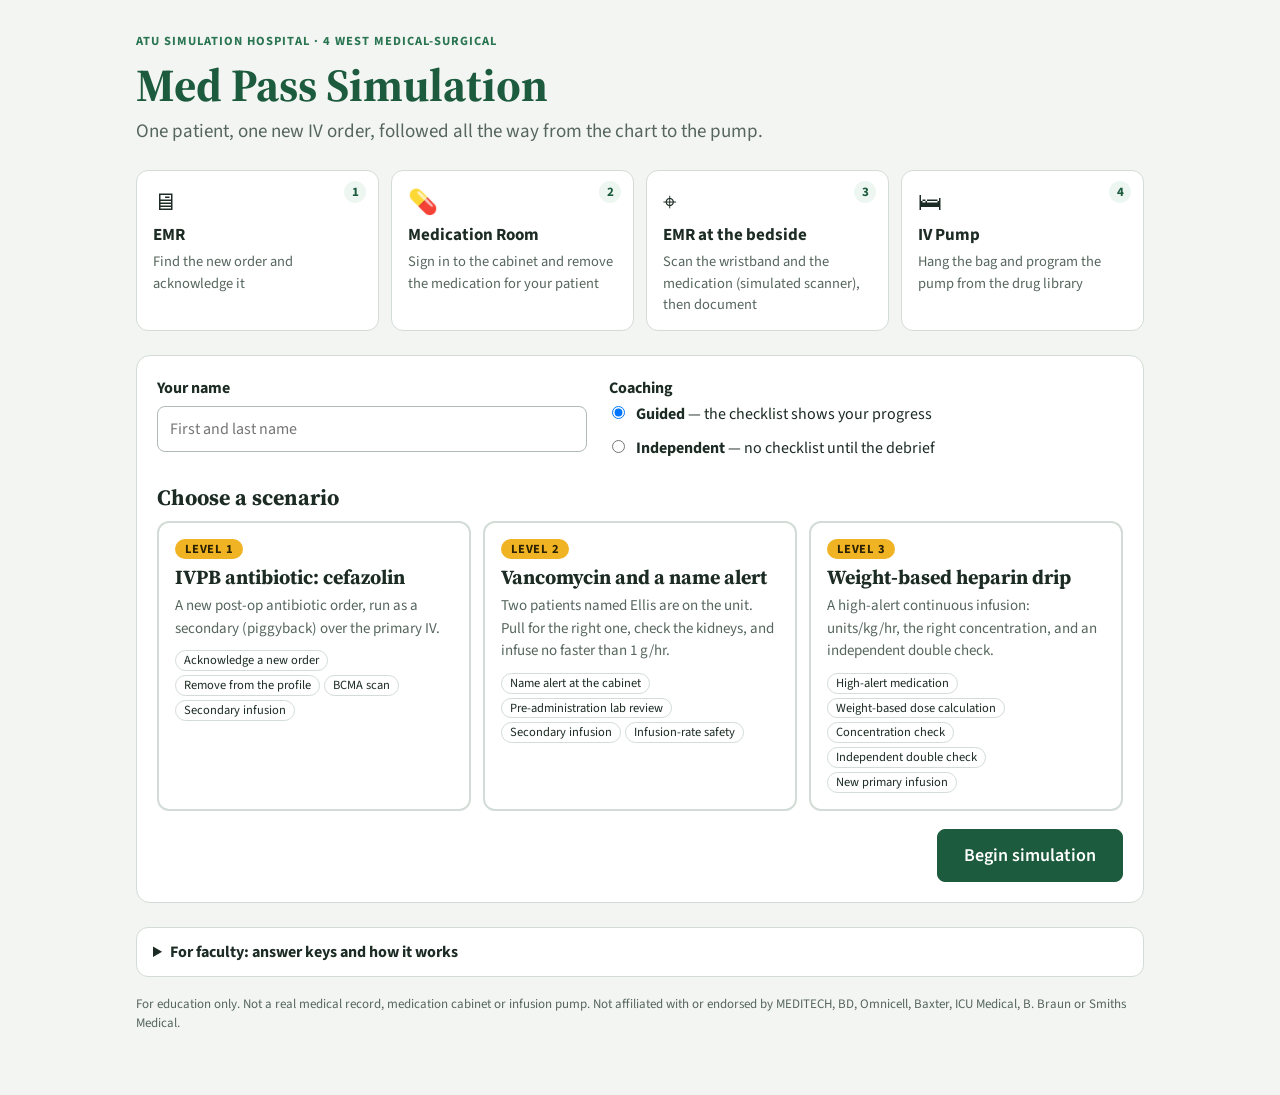
<file: index.html>
<!doctype html>
<html lang="en">
<head>
<meta charset="utf-8">
<meta name="viewport" content="width=device-width, initial-scale=1, viewport-fit=cover">
<meta name="robots" content="noindex">
<title>Med Pass Simulation</title>
<meta name="description" content="A complete simulated medication pass for nursing students: a new order in the EMR, the medication cabinet, a simulated barcode scan, and programming the IV pump.">
<link rel="preconnect" href="https://fonts.googleapis.com">
<link rel="preconnect" href="https://fonts.gstatic.com" crossorigin>
<link rel="stylesheet" href="https://fonts.googleapis.com/css2?family=Source+Sans+3:wght@400;600;700&family=Source+Serif+4:opsz,wght@8..60,600;8..60,700&display=swap">
<link rel="stylesheet" href="combo/shell.css">
</head>
<body>

<!-- ============ Start ============ -->
<section id="start" class="start" hidden>
  <header class="start-head">
    <p class="kicker">ATU Simulation Hospital · 4 West Medical-Surgical</p>
    <h1>Med Pass Simulation</h1>
    <p class="lede">One patient, one new IV order, followed all the way from the chart to the pump.</p>
  </header>

  <ol class="flow" aria-label="The four steps">
    <li><span class="flow-ic" aria-hidden="true">🖥</span><b>EMR</b><span>Find the new order and acknowledge it</span></li>
    <li><span class="flow-ic" aria-hidden="true">💊</span><b>Medication Room</b><span>Sign in to the cabinet and remove the medication for your patient</span></li>
    <li><span class="flow-ic" aria-hidden="true">⌖</span><b>EMR at the bedside</b><span>Scan the wristband and the medication (simulated scanner), then document</span></li>
    <li><span class="flow-ic" aria-hidden="true">🛏</span><b>IV Pump</b><span>Hang the bag and program the pump from the drug library</span></li>
  </ol>

  <div id="resume"></div>

  <form id="startForm" class="start-form" novalidate>
    <div class="who">
      <label class="field"><span>Your name</span><input id="studentName" name="student" autocomplete="name" required placeholder="First and last name"></label>
      <fieldset class="field mode">
        <legend>Coaching</legend>
        <label><input type="radio" name="mode" value="guided" checked> <span><b>Guided</b> — the checklist shows your progress</span></label>
        <label><input type="radio" name="mode" value="independent"> <span><b>Independent</b> — no checklist until the debrief</span></label>
      </fieldset>
    </div>
    <h2 class="pick-h">Choose a scenario</h2>
    <div id="scenarioCards" class="cards" role="radiogroup" aria-label="Scenario"></div>
    <p class="form-err" id="startErr" role="alert" hidden></p>
    <div class="start-actions"><button class="btn btn-primary btn-lg" type="submit">Begin simulation</button></div>
  </form>

  <details class="faculty">
    <summary>For faculty: answer keys and how it works</summary>
    <div id="answerKeys"></div>
    <p class="muted">Everything is saved in this browser only. Starting a new scenario clears the last run on this device. The EMR, cabinet and pump are the same simulators students use on their own, linked by a shared record of the run. Patients are fictional.</p>
  </details>
  <p class="foot muted">For education only. Not a real medical record, medication cabinet or infusion pump. Not affiliated with or endorsed by MEDITECH, BD, Omnicell, Baxter, ICU Medical, B. Braun or Smiths Medical.</p>
</section>

<!-- ============ Simulation ============ -->
<section id="sim" class="sim" hidden>
  <header class="bar">
    <div class="bar-id">
      <span class="bar-title">Med Pass Simulation</span>
      <span class="bar-scn" id="barScn"></span>
    </div>
    <nav class="stations" role="tablist" aria-label="Stations">
      <button role="tab" class="st" data-st="ehr" aria-selected="false"><span class="st-ic" aria-hidden="true">🖥</span><span class="st-l">EMR</span><span class="st-dot" aria-hidden="true"></span></button>
      <button role="tab" class="st" data-st="med" aria-selected="false"><span class="st-ic" aria-hidden="true">💊</span><span class="st-l">Medication Room</span><span class="st-dot" aria-hidden="true"></span></button>
      <button role="tab" class="st" data-st="bed" aria-selected="false"><span class="st-ic" aria-hidden="true">🛏</span><span class="st-l">Bedside</span><span class="st-dot" aria-hidden="true"></span></button>
    </nav>
    <div class="bar-right">
      <span class="timer" id="timer" title="Time in the simulation">0:00</span>
      <button class="btn btn-sm" type="button" id="panelBtn" aria-expanded="true" aria-controls="panel">Assignment</button>
      <button class="btn btn-sm btn-gold" type="button" id="debriefBtn">Finish &amp; debrief</button>
    </div>
  </header>
  <div class="sim-body">
    <main class="frames" id="frames"></main>
    <aside class="panel" id="panel" aria-label="Assignment and progress">
      <section class="card">
        <h2>Your patient</h2>
        <div id="ptCard"></div>
      </section>
      <section class="card">
        <h2>Situation</h2>
        <p id="situation"></p>
        <p class="task" id="task"></p>
      </section>
      <section class="card">
        <h2>Progress</h2>
        <ol class="steps" id="steps"></ol>
      </section>
      <section class="card">
        <h2>In your hands</h2>
        <ul class="hands" id="hands"></ul>
      </section>
      <div class="panel-foot"><button class="btn btn-sm btn-quiet" type="button" id="endBtn">Leave and choose another scenario</button></div>
    </aside>
  </div>
</section>

<!-- ============ Debrief ============ -->
<section id="debrief" class="debrief" hidden></section>

<div id="toast" class="toast" role="status" hidden></div>

<script src="combo/bridge.js"></script>
<script src="combo/scenarios.js"></script>
<script src="combo/shell.js"></script>
</body>
</html>
</file>
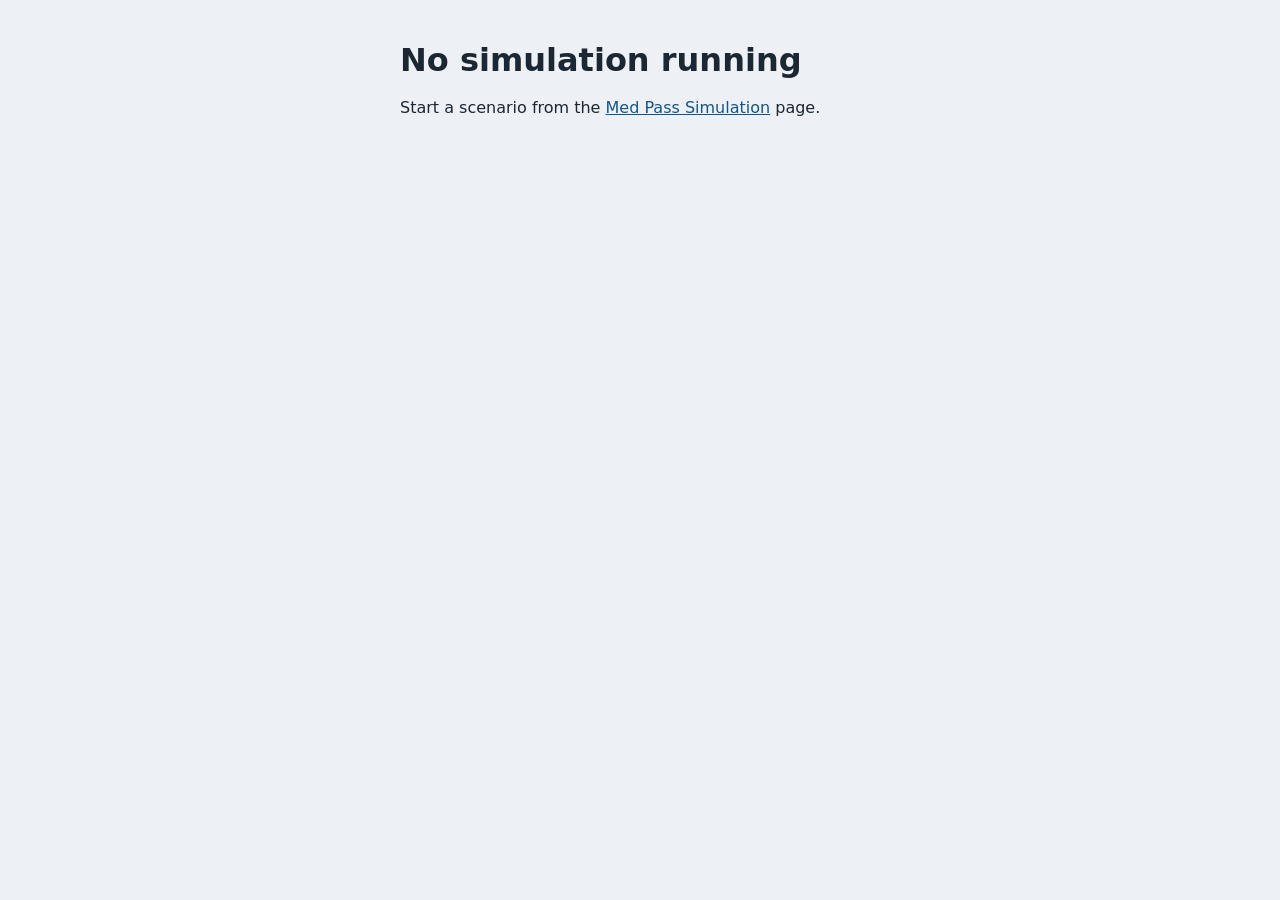
<file: ehr/index.html>
<!doctype html>
<html lang="en">
<head>
  <meta charset="utf-8">
  <meta name="viewport" content="width=device-width, initial-scale=1">
  <meta name="robots" content="noindex">
  <title>ATU Simulation Hospital EHR</title>
  <link rel="stylesheet" href="css/styles.css?v=2026.09.30-4">
</head>
<body>
  <div id="app" aria-live="polite"></div>
  <div id="modal-root"></div>
  <noscript>This simulation EHR requires JavaScript.</noscript>

  <script src="js/config.js?v=2026.09.30-4"></script>
  <script src="js/data/assessment-forms.js?v=2026.09.30-4"></script>
  <script src="js/util.js?v=2026.09.30-4"></script>
  <script src="js/scan.js?v=2026.09.30-4"></script>
  <script src="js/camera.js?v=2026.09.30-4"></script>
  <script src="js/store.js?v=2026.09.30-4"></script>
  <script src="js/model.js?v=2026.09.30-4"></script>
  <script src="js/ui.js?v=2026.09.30-4"></script>
  <script src="js/views/summary.js?v=2026.09.30-4"></script>
  <script src="js/views/worklist.js?v=2026.09.30-4"></script>
  <script src="js/views/orders.js?v=2026.09.30-4"></script>
  <script src="js/views/mar.js?v=2026.09.30-4"></script>
  <script src="js/views/vitals.js?v=2026.09.30-4"></script>
  <script src="js/views/assess.js?v=2026.09.30-4"></script>
  <script src="js/views/io.js?v=2026.09.30-4"></script>
  <script src="js/views/notes.js?v=2026.09.30-4"></script>
  <script src="js/views/results.js?v=2026.09.30-4"></script>
  <script src="js/views/careplan.js?v=2026.09.30-4"></script>
  <script src="js/views/history.js?v=2026.09.30-4"></script>
  <script src="js/views/admin.js?v=2026.09.30-4"></script>
  <script src="js/views/protocol.js?v=2026.09.30-4"></script>
  <script src="js/views/heparin.js?v=2026.09.30-4"></script>
  <script src="js/views/tar.js?v=2026.09.30-4"></script>
  <script src="js/views/report.js?v=2026.09.30-4"></script>
  <script src="js/views/extra.js?v=2026.09.30-4"></script>
  <script src="js/views/app-screens.js?v=2026.09.30-4"></script>
  <!-- ClinicalCombo: shared scenario data and the bridge to the med room and bedside -->
  <script src="../combo/bridge.js"></script>
  <script src="../combo/scenarios.js"></script>
  <script src="js/combo-ehr.js"></script>
  <script src="js/app.js?v=2026.09.30-4"></script>
</body>
</html>
</file>
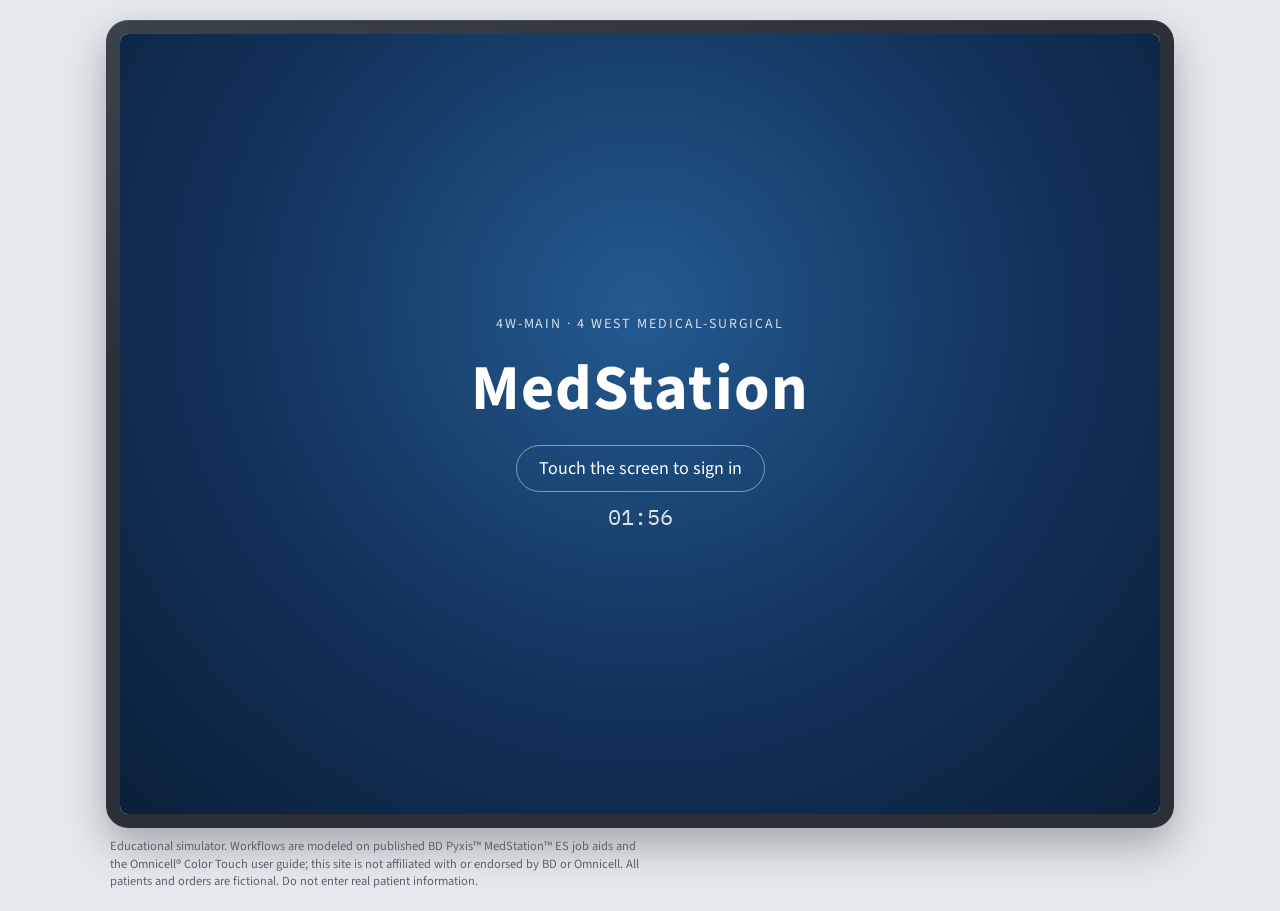
<file: medstation/index.html>
<!doctype html>
<html lang="en">
<head>
<meta charset="utf-8">
<meta name="viewport" content="width=device-width, initial-scale=1, viewport-fit=cover">
<title>MedStation Practice Simulator</title>
<meta name="description" content="Practice automated medication dispensing cabinet workflows: sign in with BioID or password, remove, override, waste, return and resolve discrepancies.">
<link rel="preconnect" href="https://fonts.googleapis.com">
<link rel="preconnect" href="https://fonts.gstatic.com" crossorigin>
<link rel="stylesheet" href="https://fonts.googleapis.com/css2?family=IBM+Plex+Mono:wght@400;600&family=Source+Sans+3:wght@400;600;700&family=Source+Serif+4:opsz,wght@8..60,600&display=swap">
<link rel="stylesheet" href="css/styles.css">
</head>
<body>
<div class="shell">
  <section class="device-wrap" id="device" aria-label="Medication dispensing cabinet simulator">
    <div class="quickbar" id="quickbar" aria-label="Cabinet and practice mode"></div>
    <div class="device">
      <div class="screen standby" id="screen">
        <header class="topbar" id="topbar"></header>
        <div class="titlebar" id="titlebar"></div>
        <main class="content" id="content"></main>
        <footer class="actionbar" id="actionbar"></footer>
        <nav class="sidel" id="sidel" aria-label="Screen options"></nav>
        <div class="hintbar" id="hintbar"></div>
        <nav class="tabsbar" id="tabsbar" aria-label="Tabs"></nav>
        <div class="overlay" id="overlay" hidden></div>
      </div>
    </div>
    <button class="coach-jump" id="coachJump" type="button">Open the Practice Coach ↓</button>
    <p class="disclaimer">Educational simulator. Workflows are modeled on published BD Pyxis™ MedStation™ ES job aids and the Omnicell® Color Touch user guide; this site is not affiliated with or endorsed by BD or Omnicell. All patients and orders are fictional. Do not enter real patient information.</p>
  </section>
  <aside class="coach" id="coach" aria-label="Practice coach"></aside>
</div>
<script src="js/data.js"></script>
<!-- ClinicalCombo: shared scenario data and the bridge to the EMR and bedside -->
<script src="../combo/bridge.js"></script>
<script src="../combo/scenarios.js"></script>
<script src="js/combo-medstation.js"></script>
<script src="js/app.js"></script>
</body>
</html>
</file>
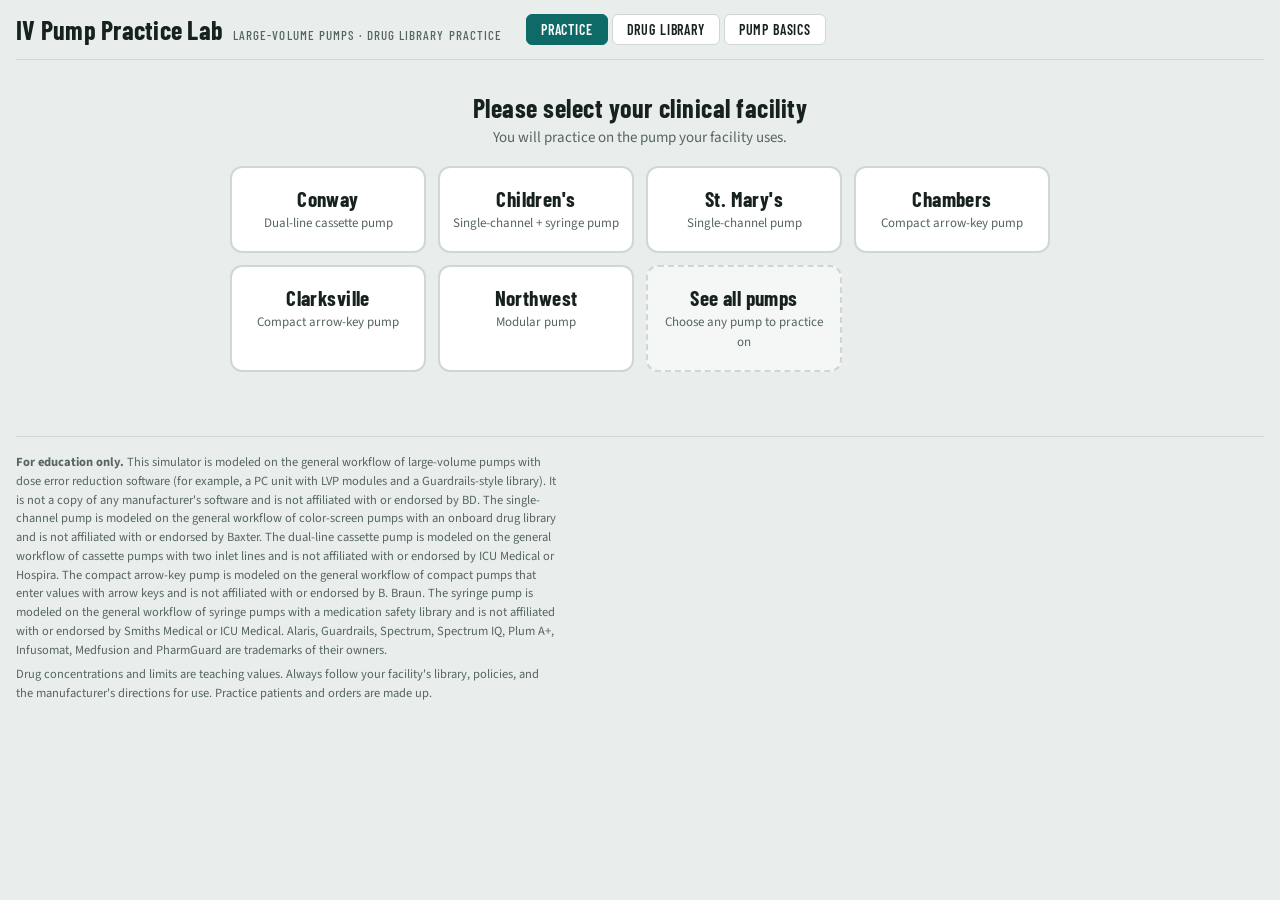
<file: pumps/index.html>
<!doctype html>
<html lang="en">
<head>
<meta charset="utf-8">
<meta name="viewport" content="width=device-width, initial-scale=1, viewport-fit=cover">
<title>IV Pump Practice Lab</title>
<meta name="mobile-web-app-capable" content="yes">
<meta name="apple-mobile-web-app-capable" content="yes">
<meta name="apple-mobile-web-app-title" content="IV Pump Lab">
<meta name="theme-color" content="#0e6a66">
<link rel="icon" type="image/png" sizes="192x192" href="icons/icon-192.png">
<link rel="apple-touch-icon" href="icons/apple-touch-icon.png">
<meta name="description" content="Practice programming a large-volume IV pump with a Guardrails-style drug library, with random practice orders across Med-Surg, ICU, L&amp;D and Pediatrics.">
<link rel="preconnect" href="https://fonts.googleapis.com">
<link rel="preconnect" href="https://fonts.gstatic.com" crossorigin>
<link rel="stylesheet" href="https://fonts.googleapis.com/css2?family=Arimo:wght@400;600;700&family=Barlow+Condensed:wght@500;600;700&family=IBM+Plex+Mono:wght@400;500;600&family=Source+Sans+3:wght@400;600;700&display=swap">
<link rel="stylesheet" href="css/pump.css">
</head>
<body>
<!--BODY-START-->
<header class="topbar">
  <div class="brand">
    <h1>IV Pump Practice Lab</h1>
    <span class="sub">Large-volume pumps · drug library practice</span>
  </div>
  <nav class="tabs" role="tablist" aria-label="Sections">
    <button class="tab" role="tab" id="tab-practice" aria-controls="view-practice" aria-selected="true">Practice</button>
    <button class="tab" role="tab" id="tab-library" aria-controls="view-library" aria-selected="false">Drug Library</button>
    <button class="tab" role="tab" id="tab-basics" aria-controls="view-basics" aria-selected="false">Pump Basics</button>
  </nav>
</header>

<main>
  <!-- ================= PRACTICE ================= -->
  <section class="view" id="view-practice" role="tabpanel" aria-labelledby="tab-practice">
    <div class="practice">
      <div class="device-col">
        <div class="simbar">
          <span class="label">Sim speed</span>
          <span class="seg" id="speedSeg">
            <button data-speed="1" aria-pressed="true">1×</button>
            <button data-speed="10" aria-pressed="false">10×</button>
            <button data-speed="60" aria-pressed="false">60×</button>
            <button data-speed="300" aria-pressed="false">300×</button>
          </span>
          <span>Sim time <span class="clock" id="clock">00:00:00</span></span>
          <span class="fac-label" id="facLabel"></span>
          <button class="btn-plain change-pump" id="changePump" hidden>Change facility</button>
        </div>

        <div class="fac-picker" id="facilityPicker" hidden>
          <h2>Please select your clinical facility</h2>
          <p class="fac-sub">You will practice on the pump your facility uses.</p>
          <div class="fac-grid">
            <button class="fac-card" data-fac="conway"><strong>Conway</strong><span>Dual-line cassette pump</span></button>
            <button class="fac-card" data-fac="childrens"><strong>Children's</strong><span>Single-channel + syringe pump</span></button>
            <button class="fac-card" data-fac="stmarys"><strong>St. Mary's</strong><span>Single-channel pump</span></button>
            <button class="fac-card" data-fac="chambers"><strong>Chambers</strong><span>Compact arrow-key pump</span></button>
            <button class="fac-card" data-fac="clarksville"><strong>Clarksville</strong><span>Compact arrow-key pump</span></button>
            <button class="fac-card" data-fac="northwest"><strong>Northwest</strong><span>Modular pump</span></button>
            <button class="fac-card all" data-fac="all"><strong>See all pumps</strong><span>Choose any pump to practice on</span></button>
          </div>
        </div>

        <div class="pump-picker" id="pumpPicker" hidden>
          <button class="btn-plain pp-back" id="ppBack">← Back to facilities</button>
          <h2>Choose the pump you want to practice on</h2>
          <div class="pp-cards">
            <button class="pp-card" data-dev="mod" aria-label="Modular pump: center screen with channel modules on each side">
              <svg viewBox="0 0 240 170" aria-hidden="true">
                <rect x="8" y="30" width="56" height="120" rx="6" class="pp-body"/><rect x="176" y="30" width="56" height="120" rx="6" class="pp-body"/>
                <rect x="70" y="14" width="100" height="146" rx="8" class="pp-body"/>
                <rect x="80" y="24" width="80" height="56" rx="3" class="pp-lcd"/>
                <g class="pp-key"><rect x="84" y="90" width="18" height="11" rx="2"/><rect x="111" y="90" width="18" height="11" rx="2"/><rect x="138" y="90" width="18" height="11" rx="2"/><rect x="84" y="106" width="18" height="11" rx="2"/><rect x="111" y="106" width="18" height="11" rx="2"/><rect x="138" y="106" width="18" height="11" rx="2"/><rect x="84" y="122" width="18" height="11" rx="2"/><rect x="111" y="122" width="18" height="11" rx="2"/><rect x="138" y="122" width="18" height="11" rx="2"/></g>
                <rect x="16" y="40" width="40" height="18" rx="2" class="pp-lcd"/><rect x="184" y="40" width="40" height="18" rx="2" class="pp-lcd"/>
                <rect x="16" y="64" width="40" height="10" rx="2" class="pp-blue"/><rect x="184" y="64" width="40" height="10" rx="2" class="pp-blue"/>
                <rect x="20" y="84" width="32" height="58" rx="4" class="pp-door"/><rect x="188" y="84" width="32" height="58" rx="4" class="pp-door"/>
                <text x="36" y="26" class="pp-t">A</text><text x="204" y="26" class="pp-t">B</text>
              </svg>
              <strong>Modular pump</strong>
              <span>Center screen with a channel module on each side</span>
              <em class="pp-where">Used at: Northwest</em>
            </button>
            <button class="pp-card" data-dev="sq" aria-label="Single-channel pump: color screen with the door on the right">
              <svg viewBox="0 0 240 170" aria-hidden="true">
                <rect x="84" y="4" width="10" height="16" rx="3" class="pp-body"/><rect x="118" y="4" width="10" height="16" rx="3" class="pp-body"/>
                <rect x="62" y="16" width="120" height="150" rx="10" class="pp-body"/>
                <rect x="126" y="20" width="52" height="142" rx="6" class="pp-door"/>
                <rect x="72" y="30" width="48" height="58" rx="3" class="pp-lcd"/><rect x="72" y="30" width="48" height="9" class="pp-blue"/>
                <g class="pp-blue"><circle cx="78" cy="97" r="4.5"/><circle cx="91" cy="97" r="4.5"/><circle cx="104" cy="97" r="4.5"/><circle cx="117" cy="97" r="4.5"/></g>
                <g class="pp-key"><rect x="72" y="106" width="10" height="8" rx="1.5"/><rect x="85" y="106" width="10" height="8" rx="1.5"/><rect x="98" y="106" width="10" height="8" rx="1.5"/><rect x="111" y="106" width="10" height="8" rx="1.5"/>
                  <rect x="72" y="118" width="10" height="9" rx="1.5"/><rect x="85" y="118" width="10" height="9" rx="1.5"/><rect x="98" y="118" width="10" height="9" rx="1.5"/><rect x="111" y="118" width="10" height="9" rx="1.5"/>
                  <rect x="72" y="130" width="10" height="9" rx="1.5"/><rect x="85" y="130" width="10" height="9" rx="1.5"/><rect x="98" y="130" width="10" height="9" rx="1.5"/><rect x="111" y="130" width="10" height="9" rx="1.5"/>
                  <rect x="85" y="142" width="10" height="9" rx="1.5"/><rect x="98" y="142" width="10" height="9" rx="1.5"/><rect x="111" y="142" width="10" height="9" rx="1.5"/></g>
                <rect x="72" y="142" width="10" height="9" rx="1.5" class="pp-purple"/>
              </svg>
              <strong>Single-channel pump</strong>
              <span>Color screen and keypad, door on the right</span>
              <em class="pp-where">Used at: Children's, St. Mary's</em>
            </button>
            <button class="pp-card" data-dev="plum" aria-label="Dual-line cassette pump: lines A and B through one cassette on the left, screen and keypad on the right">
              <svg viewBox="0 0 240 170" aria-hidden="true">
                <rect x="30" y="30" width="180" height="130" rx="10" class="pp-body"/>
                <rect x="38" y="38" width="62" height="114" rx="6" class="pp-door"/>
                <rect x="60" y="8" width="12" height="40" rx="4" class="pp-lcd"/><path d="M66 48 V70" stroke="#8f9a98" stroke-width="3"/>
                <rect x="52" y="70" width="30" height="46" rx="4" fill="#f5f7f7" stroke="#8f9a98"/>
                <rect x="112" y="40" width="88" height="54" rx="3" class="pp-lcd"/>
                <text x="118" y="52" class="pp-t" style="font-size:10px;text-anchor:start">A</text><text x="194" y="52" class="pp-t" style="font-size:10px;text-anchor:end">B</text>
                <g class="pp-key"><rect x="114" y="98" width="18" height="6" rx="1"/><rect x="136" y="98" width="18" height="6" rx="1"/><rect x="158" y="98" width="18" height="6" rx="1"/><rect x="180" y="98" width="18" height="6" rx="1"/></g>
                <g class="pp-key"><rect x="132" y="110" width="14" height="10" rx="5"/><rect x="150" y="110" width="14" height="10" rx="5"/><rect x="168" y="110" width="14" height="10" rx="5"/>
                  <rect x="132" y="124" width="14" height="10" rx="5"/><rect x="150" y="124" width="14" height="10" rx="5"/><rect x="168" y="124" width="14" height="10" rx="5"/>
                  <rect x="132" y="138" width="14" height="10" rx="5"/><rect x="150" y="138" width="14" height="10" rx="5"/><rect x="168" y="138" width="14" height="10" rx="5"/></g>
                <rect x="112" y="110" width="16" height="10" rx="3" fill="#3f9a4d"/><rect x="112" y="124" width="16" height="10" rx="3" fill="#c44"/><rect x="112" y="138" width="16" height="10" rx="3" fill="#56656f"/>
                <rect x="187" y="110" width="12" height="24" rx="6" fill="#56656f"/>
              </svg>
              <strong>Dual-line cassette pump</strong>
              <span>Lines A and B through one cassette, keypad on the right</span>
              <em class="pp-where">Used at: Conway</em>
            </button>
            <button class="pp-card" data-dev="space" aria-label="Compact arrow-key pump: small black display, values dialed in with arrow keys">
              <svg viewBox="0 0 240 170" aria-hidden="true">
                <rect x="10" y="52" width="220" height="70" rx="12" class="pp-body"/>
                <rect x="18" y="62" width="204" height="52" rx="6" fill="#2fb5a3" stroke="#1f8f80"/>
                <rect x="26" y="72" width="78" height="32" rx="2" fill="#111"/>
                <rect x="32" y="80" width="40" height="5" fill="#eee"/><rect x="32" y="90" width="60" height="4" fill="#999"/>
                <circle cx="30" cy="67" r="1.6" fill="#f2c200"/><circle cx="36" cy="67" r="1.6" fill="#3ccf64"/><circle cx="42" cy="67" r="1.6" fill="#3a78d8"/>
                <g fill="#eef3f2" stroke="#1f8f80"><circle cx="126" cy="74" r="5"/><circle cx="116" cy="88" r="5"/><circle cx="136" cy="88" r="5"/><circle cx="126" cy="102" r="5"/></g>
                <g stroke="#1f8f80"><circle cx="156" cy="78" r="5" fill="#eef3f2"/><circle cx="172" cy="78" r="5" fill="#f2c200"/><circle cx="188" cy="78" r="5" fill="#eef3f2"/>
                  <circle cx="156" cy="98" r="5" fill="#eef3f2"/><circle cx="172" cy="98" r="5" fill="#2a6fd6"/><circle cx="188" cy="98" r="5" fill="#d33"/></g>
                <circle cx="210" cy="88" r="5" fill="#eef3f2" stroke="#1f8f80"/>
                <rect x="40" y="122" width="20" height="8" rx="2" class="pp-body"/><rect x="180" y="122" width="20" height="8" rx="2" class="pp-body"/>
              </svg>
              <strong>Compact arrow-key pump</strong>
              <span>Small black display, no number keys: values are dialed in with arrows</span>
              <em class="pp-where">Used at: Chambers, Clarksville</em>
            </button>
            <button class="pp-card" data-dev="syr" aria-label="Syringe pump: syringe on top, green screen, number keypad">
              <svg viewBox="0 0 240 170" aria-hidden="true">
                <rect x="40" y="36" width="120" height="16" rx="3" fill="#f5f7f7" stroke="#8f9a98"/><rect x="42" y="38" width="70" height="12" fill="#cfe7f5"/>
                <rect x="160" y="40" width="30" height="8" fill="#c9cfce" stroke="#8f9a98"/><rect x="188" y="30" width="18" height="28" rx="3" class="pp-body"/>
                <rect x="14" y="58" width="212" height="84" rx="10" class="pp-body"/>
                <rect x="52" y="72" width="100" height="44" rx="3" fill="#a7d99a" stroke="#56656f"/>
                <g fill="#f6b75b" stroke="#c98a2b"><ellipse cx="62" cy="126" rx="9" ry="4"/><ellipse cx="88" cy="126" rx="9" ry="4"/><ellipse cx="114" cy="126" rx="9" ry="4"/><ellipse cx="140" cy="126" rx="9" ry="4"/></g>
                <g class="pp-key"><circle cx="172" cy="78" r="5"/><circle cx="186" cy="78" r="5"/><circle cx="200" cy="78" r="5"/><circle cx="172" cy="92" r="5"/><circle cx="186" cy="92" r="5"/><circle cx="200" cy="92" r="5"/><circle cx="172" cy="106" r="5"/><circle cx="186" cy="106" r="5"/><circle cx="200" cy="106" r="5"/><circle cx="172" cy="120" r="5"/><circle cx="186" cy="120" r="5"/><circle cx="200" cy="120" r="5"/></g>
                <rect x="22" y="70" width="16" height="10" rx="3" fill="#d33"/><circle cx="30" cy="128" r="6" fill="#3a78d8"/>
              </svg>
              <strong>Syringe pump</strong>
              <span>Syringe on top, green screen, number keypad</span>
              <em class="pp-where">Used at: Children's</em>
            </button>
          </div>
          <p class="pp-note">You can switch any time with <b>Change facility</b>.</p>
        </div>

        <div class="pump-wrap">
          <div class="pump" id="pump">
            <div class="module" data-ch="A" id="modA"></div>
            <div class="pcu">
              <div class="pcu-head"><span class="pcu-brand">PC UNIT</span><span class="pcu-leds"><span class="led" id="pcuLed" title="Power / alarm"></span></span></div>
              <div class="screen-grid">
                <button class="sk L" data-side="L" data-i="0" style="grid-column:1;grid-row:2" aria-label="Left soft key 1"></button>
                <button class="sk L" data-side="L" data-i="1" style="grid-column:1;grid-row:3" aria-label="Left soft key 2"></button>
                <button class="sk L" data-side="L" data-i="2" style="grid-column:1;grid-row:4" aria-label="Left soft key 3"></button>
                <button class="sk L" data-side="L" data-i="3" style="grid-column:1;grid-row:5" aria-label="Left soft key 4"></button>
                <button class="sk L" data-side="L" data-i="4" style="grid-column:1;grid-row:6" aria-label="Left soft key 5"></button>
                <div class="lcd" id="lcd" aria-live="polite"></div>
                <button class="sk R" data-side="R" data-i="0" style="grid-column:3;grid-row:2" aria-label="Right soft key 1"></button>
                <button class="sk R" data-side="R" data-i="1" style="grid-column:3;grid-row:3" aria-label="Right soft key 2"></button>
                <button class="sk R" data-side="R" data-i="2" style="grid-column:3;grid-row:4" aria-label="Right soft key 3"></button>
                <button class="sk R" data-side="R" data-i="3" style="grid-column:3;grid-row:5" aria-label="Right soft key 4"></button>
                <button class="sk R" data-side="R" data-i="4" style="grid-column:3;grid-row:6" aria-label="Right soft key 5"></button>
                <div class="bottom-keys">
                  <button class="sk B" data-side="B" data-i="0" aria-label="Bottom soft key 1"></button>
                  <button class="sk B" data-side="B" data-i="1" aria-label="Bottom soft key 2"></button>
                  <button class="sk B" data-side="B" data-i="2" aria-label="Bottom soft key 3"></button>
                  <button class="sk B" data-side="B" data-i="3" aria-label="Bottom soft key 4"></button>
                </div>
              </div>
              <div class="pcu-keys">
                <div class="keypad">
                  <button class="key" data-key="1">1</button><button class="key" data-key="2">2</button><button class="key" data-key="3">3</button>
                  <button class="key" data-key="4">4</button><button class="key" data-key="5">5</button><button class="key" data-key="6">6</button>
                  <button class="key" data-key="7">7</button><button class="key" data-key="8">8</button><button class="key" data-key="9">9</button>
                  <button class="key" data-key=".">.</button><button class="key" data-key="0">0</button><button class="key fn clear" data-key="CLEAR">CLEAR</button>
                </div>
                <div class="fnkeys">
                  <button class="key fn teal" data-key="SILENCE">SILENCE</button>
                  <button class="key fn teal" data-key="OPTIONS">OPTIONS</button>
                  <span class="fn-gap"></span>
                  <button class="key fn power" id="powerKey"><span class="pwr-icon" aria-hidden="true">⏻</span> SYSTEM ON</button>
                </div>
              </div>
            </div>
            <div class="module" data-ch="B" id="modB"></div>
          </div>

          <div class="sy" id="syr" hidden>
            <div class="sy-case">
              <div class="sy-top">
                <div class="sy-syringe"><i class="sy-barrel"><b class="sy-fluid"></b><em class="sy-ticks"></em><span class="sy-label"></span></i><i class="sy-plunger"></i><i class="sy-driver"></i></div>
                <span class="sy-tube"></span><span class="sy-load">SYRINGE LOADED</span>
              </div>
              <div class="sy-front">
                <div class="sy-leftcol">
                  <button class="syb silence" data-sy="SILENCE" aria-label="Silence">🔔</button>
                  <div class="sy-leds"><span class="led" id="syLedG"></span><span class="led" id="syLedR"></span></div>
                  <button class="syb power" id="syPower" aria-label="Power">POWER</button>
                </div>
                <div class="sy-mid">
                  <div class="sy-row">
                    <span class="sy-occ" id="syOcc"><i></i><i></i><i></i><i></i></span>
                    <button class="syb bolus" data-sy="BOLUS">BOLUS</button>
                    <button class="syb start" data-sy="START">START</button>
                    <button class="syb stop" data-sy="STOP">STOP</button>
                  </div>
                  <div class="sy-screen" id="syScreen" aria-live="polite"></div>
                  <div class="sy-soft">
                    <button class="syk" data-i="0" aria-label="Soft key 1"></button><button class="syk" data-i="1" aria-label="Soft key 2"></button>
                    <button class="syk" data-i="2" aria-label="Soft key 3"></button><button class="syk" data-i="3" aria-label="Soft key 4"></button>
                    <button class="syb back" data-sy="BACK">BACK</button>
                  </div>
                </div>
                <div class="sy-pad">
                  <button class="syn" data-sy="1">1</button><button class="syn" data-sy="2">2</button><button class="syn" data-sy="3">3</button>
                  <button class="syn" data-sy="4">4</button><button class="syn" data-sy="5">5</button><button class="syn" data-sy="6">6</button>
                  <button class="syn" data-sy="7">7</button><button class="syn" data-sy="8">8</button><button class="syn" data-sy="9">9</button>
                  <button class="syn" data-sy=".">•</button><button class="syn" data-sy="0">0</button><button class="syn enter" data-sy="ENTER">ENTER</button>
                  <div class="sy-name">SYRINGE PUMP</div>
                </div>
              </div>
            </div>
          </div>

          <div class="bb" id="space" hidden>
            <div class="bb-case">
              <div class="bb-top"><span class="bb-line"></span><span class="bb-drop"><i class="drop-ico"></i></span><span class="door-state">SET LOADED</span></div>
              <div class="bb-front">
                <div class="bb-left">
                  <div class="bb-leds"><span class="bb-led y" id="bbLedY" title="Pre-alarm / reminder"></span><span class="bb-led g" id="bbLedG" title="Infusing / alarm"></span><span class="bb-led b" id="bbLedB" title="Connection"></span></div>
                  <div class="bb-screen" id="bbScreen" aria-live="polite"></div>
                  <div class="bb-name">COMPACT PUMP</div>
                </div>
                <div class="bb-cross">
                  <button class="bbk arrow up" data-bb="UP" aria-label="Up">▲</button>
                  <button class="bbk arrow left" data-bb="LEFT" aria-label="Left">◀</button>
                  <button class="bbk arrow right" data-bb="RIGHT" aria-label="Right">▶</button>
                  <button class="bbk arrow down" data-bb="DOWN" aria-label="Down">▼</button>
                </div>
                <div class="bb-keys">
                  <button class="bbk c" data-bb="C" aria-label="Clear / back">C</button>
                  <button class="bbk bol" data-bb="BOLUS" aria-label="Bolus">BOL</button>
                  <button class="bbk pwr" id="bbPower" aria-label="On/Off">⏻</button>
                  <button class="bbk ok" data-bb="OK">OK</button>
                  <button class="bbk auto" data-bb="AUTO" aria-label="Auto-programming">⋎</button>
                  <button class="bbk ss" data-bb="STARTSTOP" aria-label="Start/Stop"><span>Start</span><span>Stop</span></button>
                </div>
                <div class="bb-door"><button class="bbk door" data-bb="DOOR" aria-label="Open door">⏏</button></div>
              </div>
              <div class="bb-rail"><i></i><i></i></div>
            </div>
          </div>

          <div class="pl" id="plum" hidden>
            <div class="pl-case">
              <div class="pl-left">
                <svg viewBox="0 0 120 300" aria-hidden="true">
                  <rect x="50" y="0" width="20" height="70" rx="6" fill="#f4f7f8" stroke="#8d9795"/>
                  <rect x="54" y="30" width="12" height="36" rx="3" class="pl-fluid"/>
                  <rect x="57" y="70" width="6" height="40" fill="#f2f6f5" stroke="#8d9795" class="tube"/>
                  <g class="drops"><circle class="drop" cx="60" cy="20" r="3.5"></circle></g>
                  <rect x="28" y="108" width="64" height="120" rx="8" fill="#eef1f1" stroke="#8d9795" stroke-width="1.5"/>
                  <rect x="44" y="128" width="32" height="56" rx="5" fill="#d8dfde" stroke="#8d9795"/>
                  <circle cx="60" cy="204" r="9" fill="#cfd6d5" stroke="#8d9795"/>
                  <rect x="57" y="228" width="6" height="72" fill="#f2f6f5" stroke="#8d9795" class="tube"/>
                  <path d="M16 96 h88 v10 h-88z" fill="#c9cfce" stroke="#8d9795"/>
                </svg>
                <div class="door-state">SET LOADED</div>
              </div>
              <div class="pl-right">
                <div class="pl-flow"><span class="pl-drop" id="plDropA"><i></i>A</span><span class="pl-drop" id="plDropB">B<i></i></span></div>
                <div class="pl-screen" id="plScreen" aria-live="polite"></div>
                <div class="pl-softkeys">
                  <button class="plk" data-i="0" aria-label="Soft key 1">▲</button><button class="plk" data-i="1" aria-label="Soft key 2">▲</button>
                  <button class="plk" data-i="2" aria-label="Soft key 3">▲</button><button class="plk" data-i="3" aria-label="Soft key 4">▲</button>
                </div>
                <div class="pl-keys">
                  <button class="plb start" data-pl="START" style="grid-area:1/1">START</button>
                  <button class="plb stop" data-pl="STOP" style="grid-area:2/1">STOP</button>
                  <span class="pl-charge" style="grid-area:3/1"><span class="led" id="plLed"></span></span>
                  <button class="plb onoff" id="plPower" style="grid-area:4/1">ON/OFF</button>
                  <button class="pln" data-pl="1" style="grid-area:1/2">1</button><button class="pln" data-pl="2" style="grid-area:1/3">2</button><button class="pln" data-pl="3" style="grid-area:1/4">3</button>
                  <button class="pln" data-pl="4" style="grid-area:2/2">4</button><button class="pln" data-pl="5" style="grid-area:2/3">5</button><button class="pln" data-pl="6" style="grid-area:2/4">6</button>
                  <button class="pln" data-pl="7" style="grid-area:3/2">7</button><button class="pln" data-pl="8" style="grid-area:3/3">8</button><button class="pln" data-pl="9" style="grid-area:3/4">9</button>
                  <button class="pln clear" data-pl="CLEAR" style="grid-area:4/2">CLEAR</button><button class="pln" data-pl="0" style="grid-area:4/3">0</button><button class="pln" data-pl="." style="grid-area:4/4">•</button>
                  <div class="pl-select" style="grid-area:1/5/4/6"><button class="plb sel" data-pl="UP" aria-label="Select up">▲</button><span>SELECT</span><button class="plb sel" data-pl="DOWN" aria-label="Select down">▼</button></div>
                  <button class="plb silence" data-pl="SILENCE" style="grid-area:4/5">SILENCE</button>
                </div>
                <div class="pl-name">CASSETTE PUMP · 2 LINES</div>
              </div>
            </div>
          </div>

          <div class="sq" id="sq" hidden>
            <div class="sq-poles" aria-hidden="true"><i></i><i></i></div>
            <div class="sq-case">
              <div class="sq-front">
                <div class="sq-brand">Single-channel pump</div>
                <div class="sq-screen" id="sqScreen" aria-live="polite"></div>
                <div class="sq-softkeys">
                  <button class="sqk" data-i="0" aria-label="Soft key 1"></button><button class="sqk" data-i="1" aria-label="Soft key 2"></button>
                  <button class="sqk" data-i="2" aria-label="Soft key 3"></button><button class="sqk" data-i="3" aria-label="Soft key 4"></button>
                </div>
                <div class="sq-hard">
                  <button class="sqh power" id="sqPower" aria-label="On/Off"><span aria-hidden="true">⏻</span></button>
                  <button class="sqh" data-sq="SCAN" aria-label="Scan"><span class="scan-ico" aria-hidden="true"></span></button>
                  <button class="sqh ok" data-sq="OK">OK</button>
                  <button class="sqh" data-sq="RUNSTOP" aria-label="Run/Stop"><span class="rs-ico" aria-hidden="true">▶︎<i>❚❚</i></span></button>
                </div>
                <div class="sq-pad">
                  <button class="sqn" data-sq="0"><b>0</b></button><button class="sqn" data-sq="1"><small>ABC</small><b>1</b></button><button class="sqn" data-sq="2"><small>DEF</small><b>2</b></button><button class="sqn" data-sq="3"><small>GHI</small><b>3</b></button>
                  <button class="sqn" data-sq="."><b>•</b></button><button class="sqn" data-sq="4"><small>JKL</small><b>4</b></button><button class="sqn" data-sq="5"><small>MNO</small><b>5</b></button><button class="sqn" data-sq="6"><small>PQR</small><b>6</b></button>
                  <span class="sq-ir" title="Infrared port" aria-hidden="true"></span><button class="sqn" data-sq="7"><small>STU</small><b>7</b></button><button class="sqn" data-sq="8"><small>VWX</small><b>8</b></button><button class="sqn" data-sq="9"><small>YZ</small><b>9</b></button>
                </div>
                <div class="sq-foot"><span class="led" id="sqLed"></span><span>LARGE VOLUME PUMP</span></div>
              </div>
              <div class="sq-door">
                <svg viewBox="0 0 100 300" aria-hidden="true">
                  <rect x="44" y="0" width="12" height="300" rx="4" fill="#f2f6f5" stroke="#8d9795" class="tube"></rect>
                  <rect x="26" y="110" width="48" height="80" rx="6" fill="#b4bdbb" stroke="#8d9795"></rect>
                  <g class="drops"><circle class="drop" cx="50" cy="40" r="3.5"></circle><circle class="drop" cx="50" cy="210" r="3.5" style="animation-delay:.6s"></circle></g>
                </svg>
                <div class="door-state">SET LOADED</div>
              </div>
            </div>
          </div>
        </div>

        <section class="panel bedside" aria-labelledby="bedsideTitle">
          <h2 id="bedsideTitle">Bedside: tubing, clamps and bags</h2>
          <div class="bedside-grid" id="bedside"></div>
        </section>
      </div>

      <aside class="coach" id="coach">
        <div class="panel picker">
          <label for="scenarioSelect">Mode</label>
          <select id="scenarioSelect"></select>
          <p class="summary" id="scenarioSummary"></p>
          <div class="row">
            <button class="btn-plain" id="restartBtn">Restart</button>
          </div>
        </div>
        <div id="patientBand"></div>
        <div class="orders" id="orders"></div>
        <div class="vitals" id="vitals"></div>
        <div id="decisions"></div>
        <div class="panel goals" id="goals"></div>
        <div id="debrief"></div>
        <details class="panel history" id="history">
          <summary>Pump event history</summary>
          <ol id="historyList"></ol>
        </details>
      </aside>
    </div>
  </section>

  <!-- ================= DRUG LIBRARY ================= -->
  <section class="view" id="view-library" role="tabpanel" aria-labelledby="tab-library" hidden>
    <p class="intro">This practice library works like a hospital's Guardrails library. Each care-area profile has its own list and its own limits. A <b>soft limit</b> asks you to confirm, and you override only after checking the order. A <b>hard limit</b> cannot be overridden. Values are teaching examples. Your facility's pharmacy builds the real library.</p>
    <p class="intro only-plum"><b>Dual-line cassette pump:</b> this pump's drug list has names only, with no limits. The table below is still the teaching reference for concentrations and safe dose ranges. The pump will not warn you if you go outside them.</p>
    <div class="lib-controls">
      <label for="libProfile">Profile</label>
      <select id="libProfile"></select>
      <input id="libSearch" type="search" placeholder="Search drug name" aria-label="Search drug name">
    </div>
    <div class="table-wrap">
      <table>
        <thead><tr><th>Drug</th><th>Concentration(s)</th><th>Dosing unit</th><th>Soft min</th><th>Soft max</th><th>Hard max</th><th>Notes</th></tr></thead>
        <tbody id="libBody"></tbody>
      </table>
    </div>
  </section>

  <!-- ================= BASICS ================= -->
  <section class="view" id="view-basics" role="tabpanel" aria-labelledby="tab-basics" hidden>
    <div class="basics">
      <div class="panel only-mod">
        <h3>Parts of the pump</h3>
        <ul>
          <li><b>PC unit</b> (center): the screen, 5 soft keys on each side, 4 soft keys under the screen, number keys, CLEAR, SILENCE, OPTIONS and SYSTEM ON.</li>
          <li><b>Pump modules</b>: Channel A is on the left, Channel B on the right. CHANNEL SELECT opens that channel on the screen. PAUSE, RESTART and CHANNEL OFF control only that channel.</li>
          <li><b>Soft keys</b>: blank arrow keys. Their job is written on the screen next to them (for example RATE, VTBI, DOSE, START).</li>
          <li><b>Prompt line</b>: the line starting with <b>&gt;</b> tells you the next step, such as <i>&gt;Select Drug</i> or <i>&gt;Press START</i>.</li>
          <li><b>Module display</b>: scrolls the drug name and dose and shows the rate, even when the screen is on another channel.</li>
        </ul>
      </div>
      <div class="panel only-mod">
        <h3>Programming a primary infusion</h3>
        <ol>
          <li>Check the order, the patient (two identifiers) and the bag label.</li>
          <li>Spike the bag, prime the tubing, and load the set in a channel.</li>
          <li>SYSTEM ON → watch the self test → <b>New Patient? Yes</b> → select the unit <b>profile</b> → Yes.</li>
          <li>Type the <b>patient ID</b> from the armband → CONFIRM.</li>
          <li>Press <b>CHANNEL SELECT</b> on the module → Infusion Menu → <b>Guardrails Drugs</b> or <b>Guardrails IV Fluids</b>.</li>
          <li>Use the letter keys (A-E … U-Z) or PAGE DOWN to find the drug. Pick the concentration that matches the bag → <b>Yes</b>.</li>
          <li>For high-alert drugs read the advisory → CONFIRM. On Drug Setup enter PATIENT WEIGHT if asked → NEXT.</li>
          <li>Press RATE or DOSE and type the value. Press VTBI and type the volume.</li>
          <li>Trace the line, open the clamp, check the screen against the order, press the <b>START</b> soft key.</li>
        </ol>
      </div>
      <div class="panel only-mod">
        <h3>Secondary (IVPB) set-up</h3>
        <ol>
          <li>Connect secondary tubing to the port <b>above</b> the pump on the primary line.</li>
          <li>Hang the secondary bag <b>higher</b> than the primary (lower the primary with the extension hook).</li>
          <li><b>Open the secondary clamp.</b> A closed clamp means the pump pulls primary fluid instead.</li>
          <li>CHANNEL SELECT → <b>SECONDARY</b> soft key → drug → Yes.</li>
          <li>VTBI fills in with the bag volume. Type the DURATION (for 30 min type 30; for 1 h 30 min type 130).</li>
          <li>Prompt reads <i>&gt;Verify Secondary Clamp Open, Then Press START</i>. Callback ON makes the pump alert when it finishes.</li>
          <li>The primary resumes automatically at its own rate.</li>
        </ol>
      </div>
      <div class="panel only-sq">
        <h3>Parts of the pump</h3>
        <ul>
          <li><b>Color screen</b> (top): the blue title bar shows the care area. The drug name and concentration sit under it.</li>
          <li><b>Four round soft keys</b> under the screen. Their job is printed on the screen just above each key (for example <i>yes</i>, <i>no</i>, <i>back</i>, <i>dose change</i>).</li>
          <li><b>Hard keys</b>: ON/OFF, SCAN (barcode), <b>OK</b> (confirms the highlighted field or list choice) and <b>RUN/STOP</b> (starts or stops the infusion).</li>
          <li><b>Keypad</b>: numbers 0–9 and a decimal point. On the Drug Search screen the same keys type letters: press 1 once for A, twice for B, three times for C.</li>
          <li><b>Door</b> on the right holds the IV set. One pump runs one channel. A secondary runs through the same channel and the primary resumes when it ends.</li>
        </ul>
      </div>
      <div class="panel only-sq">
        <h3>Programming a primary infusion</h3>
        <ol>
          <li>Check the order, the patient (two identifiers) and the bag label. Prime the set, load it and close the door.</li>
          <li>ON/OFF → <b>New Patient? yes</b> → use ▲ ▼ to pick the <b>care area</b> → OK.</li>
          <li><b>Drug Search</b>: type the first two letters of the drug name on the keypad (the letters wait about a second, then lock in). Or type one letter and press OK.</li>
          <li>Pick the drug with ▲ ▼ → OK. Pick the concentration that matches the bag → OK. <b>CONFIRM → yes</b>. Read any clinical advisory → continue.</li>
          <li>Drug Setup: type <b>Patient Weight</b> → OK (if asked), then <b>Dose</b> (or <b>Rate</b>) → OK, then <b>VTBI</b> → OK. Time calculates for you.</li>
          <li>Check every value against the order, press <b>RUN/STOP</b>, answer <b>Check Flow</b> (clamps open, no kinks, drops falling) → yes.</li>
          <li>Titrate from the RUN screen with <b>dose change</b> (or rate change): type the new value → OK → RUN/STOP.</li>
        </ol>
      </div>
      <div class="panel only-sq">
        <h3>Secondary (IVPB) set-up</h3>
        <ol>
          <li>Connect the secondary set to the upper Y-site on the primary line. Lower the primary bag on the hanger so the secondary hangs <b>higher</b>. Open the secondary clamp.</li>
          <li>A secondary can only be programmed while the pump is <b>stopped</b>. Press RUN/STOP → <b>program pri/sec</b> → review the primary → <b>program secndry</b>.</li>
          <li>Search for the drug → OK → yes. A watermark <b>2</b> shows you are on the secondary.</li>
          <li>VTBI fills in with the bag volume → OK. The reminder says secondary VTBI should equal the bag volume → OK.</li>
          <li>Type the <b>Time</b> as hours and minutes (30 min = 30, 1 h 30 min = 130) → OK. The rate calculates.</li>
          <li>RUN/STOP → Secondary Check Flow: drops falling in the <b>secondary</b> chamber and not the primary → yes. The primary resumes by itself when the secondary is done.</li>
        </ol>
      </div>
      <div class="panel only-plum">
        <h3>Parts of the pump</h3>
        <ul>
          <li><b>Cassette</b> (left): one cassette with two inlets. <b>Line A</b> is the primary inlet, <b>Line B</b> the secondary inlet. One line goes to the patient.</li>
          <li><b>Screen</b>: the main delivery screen shows A on the left and B on the right (status, rate, volume infused). The drop symbols above the screen flash while a line is pumping.</li>
          <li><b>Four soft keys</b> (▲) under the screen: their job is printed just above them (for example <i>A</i>, <i>B</i>, <i>Therapy</i>, <i>Cancel/Back</i>).</li>
          <li><b>SELECT ▲▼</b> moves the highlight between fields and list items. Typing replaces the highlighted value. <b>CLEAR</b> empties the field.</li>
          <li><b>START</b> starts or accepts a change, <b>STOP</b> stops a line, <b>SILENCE</b> quiets an alarm.</li>
        </ul>
      </div>
      <div class="panel only-plum">
        <h3>Programming a line</h3>
        <ol>
          <li>ON/OFF → self test → <b>New Patient? Yes</b> → select the <b>unit</b> (SELECT ▲▼) → Choose.</li>
          <li>Press <b>[A]</b>: the unit's <b>medication list</b> opens. Scroll with SELECT ▲▼ or Page Down, or jump by letter on the number keys (1 = A, B, C; 2 = D, E, F …) → <b>Enter</b>.</li>
          <li><b>Fluids and IVPB</b>: type the Rate → ▼ → type the VTBI. Duration calculates. Press <b>START</b>.</li>
          <li><b>Dose-based drips</b>: after the drug, choose the dose units → Choose → container units → Choose.</li>
          <li>Type the <b>drug amount</b> and <b>bag volume</b> from the bag label, and the <b>weight</b> if the dose is per kg. Then the <b>Dose</b> and <b>VTBI</b>. Rate calculates.</li>
          <li><b>START</b> → <i>Confirm Program?</i> check dose, drug, concentration and weight → <b>Yes</b>.</li>
          <li>Titrate: <b>[A]</b> while running, type the new Dose (or Rate), <b>START</b>.</li>
          <li>Duration is typed as hours and minutes: 30 = 30 min, 130 = 1 hr 30 min.</li>
        </ol>
      </div>
      <div class="panel only-plum">
        <h3>Piggyback on Line B</h3>
        <ol>
          <li>Attach the secondary container to the <b>secondary inlet</b> of the cassette (no need to hang it higher).</li>
          <li>With Line A pumping, press <b>[B]</b>: the medication list comes up again. Pick the drug → Enter. The program screen shows <b>Mode Piggyback</b> (Change Mode switches to Concurrent).</li>
          <li>Type the Rate and VTBI (or VTBI and Duration). Press <b>START</b>.</li>
          <li>Line A shows <b>DELAYED</b> while B runs, then restarts by itself when B's VTBI is done.</li>
          <li><b>Concurrent</b> runs A and B at the same time, each at its own rate.</li>
        </ol>
      </div>
      <div class="panel only-plum">
        <h3>No dose limits on this pump</h3>
        <p>This model's drug list holds drug <b>names</b> only. It has no soft or hard limits, so it will not stop a wrong dose, a wrong concentration or a wrong weight. You type the concentration yourself, so check it against the bag label and get an independent double check for high-alert drugs.</p>
      </div>
      <div class="panel only-space">
        <h3>Parts of the pump</h3>
        <ul>
          <li><b>Display</b>: four lines, white on black. The top line shows PRIM or SEC, the drug and <b>START</b> when the program is ready. The highlighted (white) row is the one you are on.</li>
          <li><b>No number keys.</b> Values are dialed in: <b>◀ ▶</b> move to a digit (the white box), <b>▲ ▼</b> change it, <b>OK</b> confirms. Example: 9.5 = ▲ 9 times on the ones digit, ▶ once, ▲ 5 times.</li>
          <li><b>◀</b> also selects: it opens the highlighted value or picks a list item, the same as OK.</li>
          <li><b>C</b> clears a value (press again to leave the editor), or goes back one screen. <b>Start/Stop</b> starts or stops. <b>BOL</b> is bolus.</li>
          <li>Lights above the display: <b>yellow</b> pre-alarm/reminder, <b>green</b> infusing, <b>red</b> alarm.</li>
        </ul>
      </div>
      <div class="panel only-space">
        <h3>Programming a primary</h3>
        <ol>
          <li>On/Off → Self-test → <i>New patient?</i> <b>Yes ▲</b> → <i>Press OK to program an infusion</i> → OK.</li>
          <li>Select the <b>Care Unit</b> (▲▼, OK). Drug list: ▲▼ through the list, <b>▶</b> jumps ABC → DEF → GHI. OK to select, then the concentration that matches the bag.</li>
          <li>High-alert drugs show an advisory: OK. For per-kg doses the <b>Weight</b> editor opens first.</li>
          <li>The <b>Doserate</b> (or Rate) editor opens: dial the value, OK. A soft limit asks <i>Override?</i> ▲ Yes / ▼ No. A hard limit stops the editor at the limit and shows a message.</li>
          <li>▼ to <b>VTBI</b> (required), OK, dial it, OK. Time calculates. <b>START</b> appears on the top line.</li>
          <li>Check everything against the order, press <b>Start/Stop</b>.</li>
          <li>Titrate while running: press <b>◀</b>, dial the new doserate, <b>OK</b>. It is not active until you press OK.</li>
        </ol>
      </div>
      <div class="panel only-space">
        <h3>SECondary (piggyback)</h3>
        <ol>
          <li>Hang the secondary at least 8 inches above the primary and connect it to the port above the pump.</li>
          <li>Press <b>Start/Stop</b> to stop the primary. ▼ to <b>SECondary</b> → OK → <b>New SECondary</b> → OK.</li>
          <li>Pick the drug and concentration. VTBI fills in with the bag volume: check it, OK, OK.</li>
          <li>▼ to <b>Time</b>, dial hours:minutes, OK. The rate calculates.</li>
          <li>Start/Stop → <i>Check bag height, open SECondary clamp</i> → Start/Stop again. The primary resumes on its own when the SEC is done.</li>
        </ol>
      </div>
      <div class="panel only-syr">
        <h3>Parts of the syringe pump</h3>
        <ul>
          <li><b>Syringe</b> on top: the barrel clamp holds the barrel, the plunger driver pushes the plunger. The pump reads the syringe brand and size: check it on the <i>Load syringe</i> screen.</li>
          <li><b>Green screen</b>: the drug program name across the top, the profile (NICU, PICU) on the right. Menus are numbered: <b>press the number</b> to pick.</li>
          <li><b>Four orange soft keys</b> under the screen (CHG PROFILE, MORE, CHG DOSE, OPTIONS …) and <b>BACK</b>.</li>
          <li><b>Keypad</b>: type numbers, <b>ENTER</b> confirms. <b>START</b>, <b>STOP</b>, <b>BOLUS</b> across the top; <b>POWER</b> and <b>SILENCE</b> on the left.</li>
        </ul>
      </div>
      <div class="panel only-syr">
        <h3>Programming the syringe pump</h3>
        <ol>
          <li>POWER → self test (do not touch the plunger driver).</li>
          <li><b>Select the profile</b> (care area) by its number: NICU, PICU/CCU, Heme/Onc and AcuteCare each have a <b>Continuous</b> and an <b>Intermittent</b> profile. MORE shows AcuteCare, Transport and ER.</li>
          <li><b>Library menu</b>: pick the drug's letter group (A-B, C-D, E-G, H-L, M-O, P-R, S-Z), then the drug program. 8 = <b>Blood Products</b>. MORE shows <b>mL/hr</b>, <b>Volume/Time</b> and <b>Recall last settings</b> (no library limits). CHG PROFILE goes back to the profiles.</li>
          <li><b>Select syringe type</b>: B-D, Monoject or Terumo.</li>
          <li><b>Load the syringe</b>: barrel clamp up, flange in the clip, plunger driver against the plunger, clamp down. The pump recognizes the size; <b>1 mL and 3 mL syringes must be confirmed</b>.</li>
          <li><b>Patient weight</b> → ENTER, then <b>re-enter the weight</b> to confirm it. Then the <b>dose</b> (HIGH and LOW limits show on the screen) → ENTER, and the <b>time</b> for intermittent doses (30 = 30 min, 130 = 1 hr 30 min). CLEAR and BACKSPACE fix typing.</li>
          <li>The prompt alternates <i>Press START to begin</i> / <i>Press BOLUS to prime</i>. To prime: press <b>BOLUS</b>, then <b>press and hold BOLUS</b> until fluid reaches the end of the tubing (priming volume shows), then <b>EXIT</b>.</li>
          <li>Press <b>START</b>. When an intermittent or volume/time infusion finishes, the pump beeps: STOP, then <b>flush the line</b> if ordered. It warns when about 5 minutes are left (press SILENCE) and alarms when the syringe is empty.</li>
          <li>Titrate a drip with <b>CHG DOSE</b> → new dose → ENTER → <b>START</b>.</li>
        </ol>
      </div>
      <div class="panel">
        <h3>Soft limits vs. hard limits</h3>
        <p><b>Soft limit</b>: the dose is unusual for this care area. Stop, re-read the order, recheck your math and the patient's weight. Override only if the order is correct and verified. Overrides are recorded.</p>
        <p><b>Hard limit</b>: the dose is unsafe for this care area. The pump will not run it. Re-enter or hold and call the provider or pharmacist.</p>
        <p><b>Basic Infusion</b> (on the single-channel pump: <i>not in library</i>, Basic Mode) skips all limits. Never use it to get around an alert, and never for high-alert medications.</p>
      </div>
      <div class="panel">
        <h3>Vasopressors: mcg/min or mcg/kg/min?</h3>
        <p>Norepinephrine, epinephrine and phenylephrine each have <b>two library entries</b> for the same bag: the plain entry doses in <b>mcg/min</b>, the <b>weight-based</b> entry in <b>mcg/kg/min</b>. Read the units in the order and pick the matching entry. 0.1 mcg/kg/min is not 0.1 mcg/min: picking the wrong one is an 80-fold error for an 80 kg patient.</p>
        <p>On the dual-line cassette pump there is one drug name: choose the dose units (mcg/min or mcg/kg/min) on the Dose Calculation screen and enter the weight.</p>
      </div>
      <div class="panel wide">
        <h3>Dose calculation formulas</h3>
        <div class="calc">
concentration (per mL) = drug amount in bag ÷ bag volume (mL)<br>
mL/h = dose per hr ÷ concentration<br><br>
units/kg/hr &nbsp;: mL/h = (dose × kg) ÷ (units/mL)<br>
&nbsp;&nbsp;Heparin 15 units/kg/hr × 70 kg = 1,050 units/hr ÷ 100 units/mL = <b>10.5 mL/h</b><br>
mcg/min &nbsp;&nbsp;&nbsp;&nbsp;: mL/h = (dose × 60) ÷ (mcg/mL)<br>
&nbsp;&nbsp;Norepinephrine 8 mg/250 mL = 32 mcg/mL; 6 mcg/min × 60 = 360 ÷ 32 = <b>11.3 mL/h</b><br>
mcg/kg/min &nbsp;: mL/h = (dose × kg × 60) ÷ (mcg/mL)<br>&nbsp;&nbsp;Norepinephrine (weight-based) 0.1 mcg/kg/min × 80 kg × 60 = 480 ÷ 32 = <b>15 mL/h</b><br>
milliunits/min: Oxytocin 30 units/500 mL = 60 mU/mL; 6 mU/min × 60 = 360 ÷ 60 = <b>6 mL/h</b><br>
volume/time : mL/h = mL ÷ hours &nbsp;&nbsp;(250 mL over 90 min = 250 ÷ 1.5 = <b>166.7 mL/h</b>)
        </div>
      </div>
      <div class="panel wide">
        <h3>Alarm troubleshooting</h3>
        <div class="table-wrap">
          <table>
            <thead><tr><th>Alarm</th><th>Likely cause</th><th>What to do</th></tr></thead>
            <tbody>
              <tr><td>Patient side occlusion</td><td>Kinked tubing, closed slide clamp, bent arm, infiltrated IV</td><td>Silence. Look at the site and the line from the pump to the patient. Straighten, unclamp, assess for infiltration. Press RESTART.</td></tr>
              <tr><td>Fluid side occlusion</td><td>Roller clamp closed above the pump, spike not open, empty bag</td><td>Open the roller clamp, check the spike and bag. Press RESTART.</td></tr>
              <tr><td>Air in line</td><td>Tubing not fully primed, bag ran dry, bubbles from a new bag</td><td>Pause, open the door, remove the air by priming or using a port below the air, reload the set. Press RESTART.</td></tr>
              <tr><td>Infusion complete / KVO</td><td>VTBI reached</td><td>Hang a new bag if ordered, CHANNEL SELECT, enter a new VTBI, press START. Or turn the channel off and flush/lock the line.</td></tr>
              <tr><td>Channel paused too long</td><td>Channel paused over 2 minutes</td><td>Resume with RESTART, or turn the channel off if the infusion is stopped.</td></tr>
            </tbody>
          </table>
        </div>
      </div>
      <div class="panel wide">
        <h3>Safety habits that prevent pump errors</h3>
        <ul>
          <li>Always use the drug library. Match the concentration to the bag label.</li>
          <li>Titrate by <b>dose</b>, not by rate, so the library checks the new dose.</li>
          <li>Independent double check for high-alert drips (heparin, insulin, vasopressors, opioids, oxytocin, magnesium).</li>
          <li>Set VTBI to the ordered volume, especially for boluses and pediatrics, not automatically to the bag size.</li>
          <li>Trace every line from bag to pump to patient at start, at handoff, and whenever a new line is added.</li>
          <li>Check the pump against the MAR at the start of every shift and after every change.</li>
        </ul>
      </div>
    </div>
  </section>
</main>

<footer>
  <p><b>For education only.</b> This simulator is modeled on the general workflow of large-volume pumps with dose error reduction software (for example, a PC unit with LVP modules and a Guardrails-style library). It is not a copy of any manufacturer's software and is not affiliated with or endorsed by BD. The single-channel pump is modeled on the general workflow of color-screen pumps with an onboard drug library and is not affiliated with or endorsed by Baxter. The dual-line cassette pump is modeled on the general workflow of cassette pumps with two inlet lines and is not affiliated with or endorsed by ICU Medical or Hospira. The compact arrow-key pump is modeled on the general workflow of compact pumps that enter values with arrow keys and is not affiliated with or endorsed by B. Braun. The syringe pump is modeled on the general workflow of syringe pumps with a medication safety library and is not affiliated with or endorsed by Smiths Medical or ICU Medical. Alaris, Guardrails, Spectrum, Spectrum IQ, Plum A+, Infusomat, Medfusion and PharmGuard are trademarks of their owners.</p>
  <p>Drug concentrations and limits are teaching values. Always follow your facility's library, policies, and the manufacturer's directions for use. Practice patients and orders are made up.</p>
</footer>
<!--BODY-END-->
<script src="js/library.js"></script>
<script src="js/pump.js"></script>
<script src="js/spectrum.js"></script>
<script src="js/plum.js"></script>
<script src="js/space.js"></script>
<script src="js/syringe.js"></script>
<script src="js/scenarios.js"></script>
<script src="js/level1.js"></script>
<script src="js/practice.js"></script>
<!-- ClinicalCombo: shared scenario data and the bridge to the EMR and med room -->
<script src="../combo/bridge.js"></script>
<script src="../combo/scenarios.js"></script>
<script src="js/combo-pump.js"></script>
<script src="js/app.js"></script>
</body>
</html>
</file>
<file: combo/shell.css>
/* Med Pass Simulation launcher. ATU green and gold. */
:root {
  --green: #1d5b3e;
  --green-2: #2a7552;
  --green-50: #eef6f1;
  --gold: #f0b323;
  --gold-50: #fff6dc;
  --ink: #1c2b24;
  --muted: #56665e;
  --line: #d3dcd6;
  --bg: #f3f5f2;
  --card: #ffffff;
  --bad: #b3261e;
  --bad-50: #fdecea;
  --warn: #8a5a00;
  --warn-50: #fff4d6;
  --ok: #1f7a46;
  --bar-h: 56px;
  color-scheme: light;
}
* { box-sizing: border-box; }
html, body { margin: 0; height: 100%; }
body { background: var(--bg); color: var(--ink); font: 16px/1.5 "Source Sans 3", system-ui, -apple-system, "Segoe UI", sans-serif; }
[hidden] { display: none !important; }
h1, h2, h3 { font-family: "Source Serif 4", Georgia, serif; line-height: 1.2; }
.muted { color: var(--muted); }
.kicker { margin: 0; text-transform: uppercase; letter-spacing: .08em; font-size: 12.5px; font-weight: 700; color: var(--green-2); }

.btn { font: inherit; font-weight: 600; padding: 9px 16px; border-radius: 8px; border: 1px solid var(--line); background: var(--card); color: var(--ink); cursor: pointer; }
.btn:hover { border-color: var(--green-2); }
.btn:focus-visible, .scn-card:focus-visible, .st:focus-visible { outline: 3px solid var(--gold); outline-offset: 2px; }
.btn-primary { background: var(--green); border-color: var(--green); color: #fff; }
.btn-primary:hover { background: var(--green-2); }
.btn-gold { background: var(--gold); border-color: #d99c0b; color: #2a2100; }
.btn-sm { padding: 6px 12px; font-size: 14px; }
.btn-lg { padding: 12px 26px; font-size: 18px; }
.btn-quiet { background: transparent; border-color: transparent; color: var(--muted); text-decoration: underline; }

/* ---------- Start ---------- */
.start { max-width: 1040px; margin: 0 auto; padding: 32px 16px 48px; }
.start-head h1 { font-size: clamp(32px, 5vw, 46px); margin: 6px 0 6px; color: var(--green); }
.lede { font-size: 19px; margin: 0 0 24px; color: var(--muted); }
.flow { list-style: none; padding: 0; margin: 0 0 24px; display: grid; grid-template-columns: repeat(4, minmax(0, 1fr)); gap: 12px; counter-reset: f; }
.flow li { position: relative; background: var(--card); border: 1px solid var(--line); border-radius: 12px; padding: 14px 14px 14px 16px; display: flex; flex-direction: column; gap: 2px; counter-increment: f; }
.flow li::before { content: counter(f); position: absolute; top: 10px; right: 12px; font: 700 13px/22px "Source Sans 3", sans-serif; width: 22px; text-align: center; border-radius: 50%; background: var(--green-50); color: var(--green); }
.flow-ic { font-size: 24px; }
.flow b { font-size: 17px; }
.flow li span:last-child { color: var(--muted); font-size: 14.5px; }
.resume { display: flex; gap: 12px; align-items: center; justify-content: space-between; flex-wrap: wrap; background: var(--gold-50); border: 1px solid #ecd28e; border-radius: 12px; padding: 12px 16px; margin: 0 0 20px; }
.resume-btns { display: flex; gap: 8px; }
.start-form { background: var(--card); border: 1px solid var(--line); border-radius: 14px; padding: 20px; }
.who { display: grid; grid-template-columns: minmax(0, 1fr) minmax(0, 1.2fr); gap: 20px; align-items: start; }
.field { display: flex; flex-direction: column; gap: 6px; border: 0; padding: 0; margin: 0; min-width: 0; }
.field > span, .field legend { font-weight: 700; }
.field input:not([type=radio]) { font: inherit; padding: 10px 12px; border: 1px solid #aebab3; border-radius: 8px; }
.mode label { display: flex; gap: 8px; align-items: baseline; margin: 2px 0; }
.pick-h { font-size: 22px; margin: 22px 0 10px; }
.cards { display: grid; grid-template-columns: repeat(3, minmax(0, 1fr)); gap: 12px; }
.scn-card { text-align: left; font: inherit; color: inherit; display: flex; flex-direction: column; gap: 6px; padding: 16px; border-radius: 12px; border: 2px solid var(--line); background: var(--card); cursor: pointer; }
.scn-card:hover { border-color: var(--green-2); }
.scn-card.on { border-color: var(--green); background: var(--green-50); box-shadow: 0 0 0 3px rgba(29, 91, 62, .15); }
.scn-level { align-self: flex-start; font-size: 12.5px; font-weight: 700; text-transform: uppercase; letter-spacing: .06em; background: var(--gold); color: #2a2100; border-radius: 99px; padding: 1px 10px; }
.scn-title { font: 700 20px/1.2 "Source Serif 4", Georgia, serif; }
.scn-tag { color: var(--muted); font-size: 15px; }
.scn-skills { display: flex; flex-wrap: wrap; gap: 4px; margin-top: 4px; }
.scn-skills span { font-size: 12.5px; background: #fff; border: 1px solid var(--line); border-radius: 99px; padding: 0 8px; }
.form-err { color: var(--bad); font-weight: 600; margin: 12px 0 0; }
.start-actions { margin-top: 18px; display: flex; justify-content: flex-end; }
.faculty { margin-top: 24px; background: var(--card); border: 1px solid var(--line); border-radius: 12px; padding: 12px 16px; }
.faculty summary { cursor: pointer; font-weight: 700; }
.faculty h3 { font-size: 17px; margin: 16px 0 4px; }
.foot { font-size: 13px; margin-top: 18px; }

/* ---------- Simulation ---------- */
.sim { height: 100%; display: flex; flex-direction: column; }
.bar { height: var(--bar-h); flex: none; display: flex; align-items: center; gap: 12px; padding: 0 12px; background: var(--green); color: #fff; }
.bar-id { display: flex; flex-direction: column; min-width: 0; line-height: 1.15; }
.bar-title { font-weight: 700; font-size: 15px; white-space: nowrap; }
.bar-scn { font-size: 13px; opacity: .85; white-space: nowrap; overflow: hidden; text-overflow: ellipsis; max-width: 28vw; }
.stations { display: flex; gap: 4px; margin: 0 auto; }
.st { font: inherit; font-weight: 600; display: flex; align-items: center; gap: 6px; padding: 8px 14px; border-radius: 10px; border: 1px solid rgba(255,255,255,.25); background: rgba(255,255,255,.08); color: #fff; cursor: pointer; position: relative; }
.st:hover { background: rgba(255,255,255,.16); }
.st[aria-selected="true"] { background: #fff; color: var(--green); border-color: #fff; }
.st-ic { font-size: 18px; }
.st-dot { width: 9px; height: 9px; border-radius: 50%; background: transparent; }
.st.st-done .st-dot { background: var(--gold); }
.bar-right { display: flex; align-items: center; gap: 8px; }
.timer { font-variant-numeric: tabular-nums; font-weight: 600; padding: 2px 8px; border-radius: 6px; background: rgba(0,0,0,.18); }
.bar .btn { border-color: rgba(255,255,255,.35); }
.bar .btn:not(.btn-gold) { background: transparent; color: #fff; }
.pulse { animation: pulse 1.6s ease-in-out infinite; }
@keyframes pulse { 50% { box-shadow: 0 0 0 6px rgba(240, 179, 35, .35); } }

.sim-body { flex: 1; display: flex; min-height: 0; position: relative; }
.frames { flex: 1; position: relative; min-width: 0; background: #fff; }
.frames iframe { position: absolute; inset: 0; width: 100%; height: 100%; border: 0; }
.panel { width: 320px; flex: none; overflow: auto; background: var(--bg); border-left: 1px solid var(--line); padding: 12px; display: flex; flex-direction: column; gap: 10px; }
.sim.panel-closed .panel { display: none; }
.card { background: var(--card); border: 1px solid var(--line); border-radius: 12px; padding: 12px 14px; }
.card h2 { font-size: 15px; margin: 0 0 8px; text-transform: uppercase; letter-spacing: .05em; font-family: "Source Sans 3", sans-serif; color: var(--green); }
.card p { margin: 0 0 8px; font-size: 15px; }
.card .task { font-weight: 600; margin: 0; }
.pt-name { font-weight: 700; font-size: 18px !important; margin-bottom: 4px !important; }
.pt-dl { display: grid; grid-template-columns: auto 1fr; gap: 2px 10px; margin: 0; font-size: 14.5px; }
.pt-dl dt { color: var(--muted); }
.pt-dl dd { margin: 0; }
.pt-dl .alg { color: var(--bad); font-weight: 700; }
.steps { list-style: none; margin: 0; padding: 0; display: flex; flex-direction: column; gap: 8px; }
.steps li { display: flex; gap: 10px; font-size: 14.5px; }
.steps small { display: block; color: var(--muted); }
.step-st { display: block; font-size: 12px; font-weight: 700; text-transform: uppercase; letter-spacing: .05em; color: var(--muted); }
.step-n { flex: none; width: 24px; height: 24px; border-radius: 50%; display: grid; place-items: center; font-weight: 700; font-size: 13px; background: #e7ece9; color: var(--muted); }
.steps li.done .step-n { background: var(--ok); color: #fff; }
.steps li.warn .step-n { background: var(--gold); color: #2a2100; }
.steps .warn-t { color: var(--warn); }
.hidden-note { color: var(--muted); }
.hands { list-style: none; margin: 0; padding: 0; display: flex; flex-direction: column; gap: 8px; font-size: 14.5px; }
.hands li { display: flex; gap: 8px; }
.hands small { display: block; color: var(--muted); }
.hands .empty { color: var(--muted); }
.panel-foot { margin-top: auto; text-align: center; }
.toast { position: fixed; left: 50%; bottom: 20px; transform: translateX(-50%); background: var(--ink); color: #fff; padding: 12px 18px; border-radius: 10px; box-shadow: 0 8px 24px rgba(0,0,0,.25); z-index: 50; max-width: min(560px, calc(100vw - 32px)); }

/* ---------- Debrief ---------- */
.debrief { padding: 24px 16px 48px; }
.db-wrap { max-width: 980px; margin: 0 auto; }
.db-head { display: flex; justify-content: space-between; gap: 16px; flex-wrap: wrap; align-items: flex-start; }
.db-head h1 { margin: 4px 0; color: var(--green); font-size: clamp(26px, 4vw, 34px); }
.db-btns { display: flex; gap: 8px; flex-wrap: wrap; }
.tiles { display: grid; grid-template-columns: repeat(4, minmax(0, 1fr)); gap: 10px; margin: 18px 0; }
.tile { background: var(--card); border: 1px solid var(--line); border-radius: 12px; padding: 12px 14px; display: flex; flex-direction: column; }
.tile-n { font: 700 30px/1.1 "Source Serif 4", Georgia, serif; }
.tile.good { border-color: #9fcdb1; background: var(--green-50); }
.tile.bad { border-color: #efb3ad; background: var(--bad-50); }
.tile.warn { border-color: #ecd28e; background: var(--warn-50); }
.db-sec { background: var(--card); border: 1px solid var(--line); border-radius: 12px; padding: 14px 18px; margin: 0 0 12px; }
.db-sec h2 { font-size: 21px; margin: 0 0 8px; }
.db-sec h3 { font-size: 16px; margin: 14px 0 6px; font-family: "Source Sans 3", sans-serif; }
.db-steps { margin: 0; padding-left: 22px; }
.db-steps li.done::marker { color: var(--ok); }
.db-steps li.miss, .db-steps li.warn { color: var(--bad); }
.db-list { margin: 0; padding-left: 20px; }
.db-list li { margin: 3px 0; }
.db-list.bad li::marker { color: var(--bad); }
.db-list.warn li::marker { color: var(--warn); }
.ok-line { color: var(--ok); font-weight: 600; margin: 0; }
.ok-t { color: var(--ok); } .bad-t { color: var(--bad); }
.db-table { width: 100%; border-collapse: collapse; font-size: 14.5px; }
.db-table th, .db-table td { text-align: left; padding: 6px 8px; border-bottom: 1px solid var(--line); vertical-align: top; }
.db-table tr.no td { background: var(--bad-50); }
.db-table.tl .t { font-variant-numeric: tabular-nums; width: 60px; color: var(--muted); }
.db-table.tl .where { width: 140px; font-weight: 600; }
.math { margin: 10px 0 0; }
.refl { display: flex; flex-direction: column; gap: 4px; margin: 0 0 12px; }
.refl textarea { font: inherit; padding: 8px 10px; border: 1px solid #aebab3; border-radius: 8px; resize: vertical; }

/* ---------- Small screens ---------- */
@media (max-width: 900px) {
  .bar { height: auto; flex-wrap: wrap; padding: 8px 10px; gap: 8px; }
  .bar-id { flex: 1; }
  .bar-scn { max-width: 60vw; }
  .stations { order: 3; width: 100%; margin: 0; }
  .st { flex: 1; justify-content: center; padding: 8px 6px; }
  .st-l { font-size: 14px; }
  .panel { position: absolute; top: 0; right: 0; bottom: 0; width: min(340px, 92vw); z-index: 10; box-shadow: -8px 0 24px rgba(0,0,0,.18); }
  .flow { grid-template-columns: repeat(2, minmax(0, 1fr)); }
  .cards { grid-template-columns: 1fr; }
  .who { grid-template-columns: 1fr; }
  .tiles { grid-template-columns: repeat(2, minmax(0, 1fr)); }
}
@media (max-width: 520px) {
  .flow { grid-template-columns: 1fr; }
  .st-ic { display: none; }
  .bar-right .timer { display: none; }
}

@media print {
  body { background: #fff; }
  .no-print, #start, #sim, .toast { display: none !important; }
  .debrief { padding: 0; }
  .db-sec, .tile { break-inside: avoid; border-color: #bbb; }
  .refl textarea { border: 1px solid #999; }
}
</file>
<file: ehr/css/styles.css>
/* ATU Simulation Hospital EHR — clinical workstation styling */
:root {
  --nav: #13304d;
  --nav-2: #1d4670;
  --accent: #1b6fb5;
  --accent-d: #135589;
  --banner: #e9f2fb;
  --banner-b: #b9cfe5;
  --bg: #edf1f5;
  --panel: #ffffff;
  --panel-h: #dde7f1;
  --border: #c6d3e0;
  --text: #1b2733;
  --muted: #5a6b7c;
  --danger: #b3261e;
  --danger-bg: #fdecea;
  --warn: #8a5300;
  --warn-bg: #fff3d6;
  --ok: #1e6b30;
  --ok-bg: #e4f3e7;
  --new: #5b2a9a;
  --new-bg: #efe7fb;
  --student: #f4f9ff;
  --gold: #f2c230;
  --radius: 6px;
}
* { box-sizing: border-box; }
html, body { margin: 0; }
body { font: 14px/1.45 "Segoe UI", Roboto, "Helvetica Neue", Arial, sans-serif; color: var(--text); background: var(--bg); min-height: 100vh; }
a { color: var(--accent-d); }
h1, h2, h3, h4 { margin: 0 0 .5em; line-height: 1.25; }
code { background: #eef2f6; padding: 0 4px; border-radius: 3px; }
.muted { color: var(--muted); }
.small { font-size: 12px; }
.strong { font-weight: 700; }
.text-danger { color: var(--danger); }
.nowrap { white-space: nowrap; }
.empty { color: var(--muted); font-style: italic; margin: .25em 0; }
[hidden] { display: none !important; }

/* ---------- Top bar ---------- */
.topbar { display: flex; align-items: center; gap: 16px; background: linear-gradient(var(--nav-2), var(--nav)); color: #fff; padding: 0 16px; height: 48px; position: sticky; top: 0; z-index: 30; }
.brand { display: flex; align-items: center; gap: 8px; color: #fff; text-decoration: none; font-weight: 600; font-size: 15px; white-space: nowrap; }
.brand-sys { font-weight: 400; opacity: .75; border-left: 1px solid rgba(255,255,255,.35); padding-left: 8px; }
.logo-mark { display: inline-grid; place-items: center; width: 26px; height: 26px; border-radius: 5px; background: var(--gold); color: var(--nav); font-weight: 800; }
.top-nav { display: flex; gap: 4px; }
.top-nav a { color: #dbe7f3; text-decoration: none; padding: 6px 10px; border-radius: 4px; }
.top-nav a:hover { background: rgba(255,255,255,.12); color: #fff; }
.top-right { margin-left: auto; display: flex; align-items: center; gap: 14px; font-size: 13px; }
.clock { font-variant-numeric: tabular-nums; background: rgba(255,255,255,.12); padding: 3px 8px; border-radius: 4px; white-space: nowrap; }
.user { white-space: nowrap; }
.sim-strip { background: var(--gold); color: #3d2f00; text-align: center; font-size: 11px; font-weight: 700; letter-spacing: .06em; padding: 2px 8px; }

/* ---------- Patient banner ---------- */
.banner { display: grid; grid-template-columns: minmax(200px, auto) 1fr; gap: 6px 24px; background: var(--banner); border-bottom: 1px solid var(--banner-b); padding: 10px 16px; }
.pt-name { font-size: 20px; font-weight: 700; color: var(--nav); }
.pt-sub { color: var(--muted); }
.banner-grid { display: grid; grid-template-columns: repeat(auto-fit, minmax(140px, 1fr)); gap: 4px 16px; margin: 0; }
.banner-grid dt { font-size: 11px; text-transform: uppercase; letter-spacing: .04em; color: var(--muted); }
.banner-grid dd { margin: 0; font-weight: 600; }
.banner-flags { grid-column: 1 / -1; display: flex; flex-wrap: wrap; gap: 6px; }
.allergy { background: var(--danger); color: #fff; font-weight: 700; padding: 2px 10px; border-radius: 3px; }
.allergy.nkda { background: #fff; color: var(--ok); border: 1px solid var(--ok); }
.code { background: #fff; border: 1px solid var(--nav); color: var(--nav); font-weight: 700; padding: 2px 10px; border-radius: 3px; }
.code-dnr { background: #6a1b9a; border-color: #6a1b9a; color: #fff; }
.pflag { background: #fff; border: 1px solid var(--banner-b); padding: 2px 8px; border-radius: 3px; font-size: 12px; }

/* ---------- Layout ---------- */
.shell { display: flex; align-items: flex-start; }
.sidenav { width: 196px; flex: none; background: #fff; border-right: 1px solid var(--border); min-height: calc(100vh - 150px); position: sticky; top: 48px; padding: 8px 0; }
.sidenav a { display: flex; align-items: center; gap: 10px; padding: 8px 14px; color: var(--text); text-decoration: none; border-left: 3px solid transparent; }
.sidenav a:hover { background: #f2f6fa; }
.sidenav a.active { background: #e3eef9; border-left-color: var(--accent); font-weight: 600; color: var(--accent-d); }
.sidenav .ico { width: 18px; text-align: center; color: var(--accent); }
.sidenav .count { margin-left: auto; background: var(--danger); color: #fff; border-radius: 10px; font-size: 11px; padding: 0 7px; font-weight: 700; }
.side-back { color: var(--muted) !important; font-size: 13px; border-bottom: 1px solid var(--border); margin-bottom: 4px; }
.content { flex: 1; min-width: 0; padding: 16px 20px 40px; }
.content.solo { max-width: 1400px; margin: 0 auto; }
.view-title { font-size: 18px; color: var(--nav); }
.page-head { display: flex; flex-wrap: wrap; align-items: center; justify-content: space-between; gap: 12px; margin-bottom: 12px; }
.page-head h1 { color: var(--nav); font-size: 20px; margin: 0; }
.page-head > div { display: flex; flex-wrap: wrap; gap: 6px; }
.grid-2 { display: grid; grid-template-columns: repeat(auto-fit, minmax(420px, 1fr)); gap: 14px; align-items: start; }
.grid-2 .panel { margin: 0; }
.scroll-x { overflow-x: auto; }

/* ---------- Panels ---------- */
.panel { background: var(--panel); border: 1px solid var(--border); border-radius: var(--radius); margin-bottom: 14px; overflow: hidden; }
.panel-head { display: flex; align-items: center; justify-content: space-between; gap: 8px; background: var(--panel-h); padding: 7px 12px; border-bottom: 1px solid var(--border); }
.panel-head h2 { font-size: 14px; margin: 0; color: var(--nav); }
.panel-actions { display: flex; flex-wrap: wrap; gap: 6px; }
.panel-body { padding: 12px; }
.panel-new { border-color: var(--new); box-shadow: 0 0 0 2px var(--new-bg); }

/* ---------- Buttons & forms ---------- */
.btn { display: inline-flex; align-items: center; gap: 4px; font: inherit; padding: 6px 12px; border-radius: 4px; border: 1px solid #9fb3c8; background: #fff; color: var(--text); cursor: pointer; text-decoration: none; white-space: nowrap; }
.btn:hover { background: #f1f5f9; }
.btn-primary { background: var(--accent); border-color: var(--accent-d); color: #fff; }
.btn-primary:hover { background: var(--accent-d); }
.btn-danger { background: #fff; border-color: var(--danger); color: var(--danger); }
.btn-danger:hover { background: var(--danger-bg); }
.btn-ghost { background: transparent; border-color: rgba(255,255,255,.5); color: #fff; }
.btn-ghost:hover { background: rgba(255,255,255,.12); }
.btn-link { border: none; background: none; color: var(--accent-d); text-decoration: underline; padding: 2px 4px; }
.btn-sm { padding: 3px 8px; font-size: 12px; }
.btn-block { width: 100%; justify-content: center; padding: 10px; font-size: 15px; }
.btn:focus-visible, .chip:focus-visible, .dose:focus-visible, a:focus-visible, input:focus-visible, select:focus-visible, textarea:focus-visible { outline: 3px solid #f2c230; outline-offset: 1px; }
.view-actions { display: flex; flex-wrap: wrap; align-items: center; gap: 8px; margin-bottom: 12px; }
.inline { display: inline-flex; align-items: center; gap: 6px; }
.field { display: flex; flex-direction: column; gap: 3px; margin-bottom: 10px; }
.field > span, .field > legend { font-size: 12px; font-weight: 600; color: #2f4254; }
.field.wide { grid-column: 1 / -1; }
input, select, textarea { font: inherit; padding: 6px 8px; border: 1px solid #a9bacb; border-radius: 4px; background: #fff; color: var(--text); min-width: 0; }
textarea { resize: vertical; }
.form-grid { display: grid; grid-template-columns: repeat(auto-fit, minmax(200px, 1fr)); gap: 0 14px; }
.form-grid.g4 { grid-template-columns: repeat(auto-fit, minmax(160px, 1fr)); }
.form-actions { display: flex; justify-content: flex-end; gap: 8px; }
fieldset { border: 1px solid var(--border); border-radius: var(--radius); padding: 8px 12px; margin: 0 0 12px; }
legend { font-weight: 700; color: var(--nav); padding: 0 4px; }
.checks { border: none; padding: 0; margin-bottom: 10px; }
.checks legend { padding: 0; font-size: 12px; }
.check { display: flex; align-items: flex-start; gap: 6px; margin: 3px 0; cursor: pointer; }
.check input { margin-top: 3px; }
.checks .check { display: inline-flex; margin-right: 14px; }
.pts { color: var(--muted); font-size: 12px; }
.form-error { background: var(--danger-bg); color: var(--danger); border: 1px solid #f1b3ae; padding: 8px 10px; border-radius: 4px; margin-bottom: 10px; font-weight: 600; }
.chips { display: flex; flex-wrap: wrap; gap: 4px; }
.chip { font: inherit; border: 1px solid #a9bacb; background: #fff; border-radius: 16px; padding: 4px 12px; cursor: pointer; }
.chip-on { background: var(--nav); color: #fff; border-color: var(--nav); }
.tabs { display: flex; gap: 4px; }
.tab { font: inherit; padding: 6px 16px; border: 1px solid var(--border); background: #fff; border-radius: 4px 4px 0 0; cursor: pointer; }
.tab-on { background: var(--nav); color: #fff; border-color: var(--nav); }

/* ---------- Tables ---------- */
table.grid { width: 100%; border-collapse: collapse; font-size: 13px; }
.grid th, .grid td { border-bottom: 1px solid #e3e9ef; padding: 6px 8px; text-align: left; vertical-align: top; }
.grid thead th { background: #f3f6f9; font-size: 12px; color: #3b4d5f; border-bottom: 1px solid var(--border); white-space: nowrap; }
.grid tbody tr:hover { background: #f8fafc; }
.flowsheet th:first-child, .labs th:first-child { position: sticky; left: 0; background: #f7f9fb; z-index: 1; white-space: nowrap; }
.flowsheet td { white-space: nowrap; }
.col-student { background: var(--student) !important; }
.census-row { cursor: pointer; }
.census-row:focus { outline: 3px solid var(--gold); }
tr.dc td { color: var(--muted); text-decoration: line-through; }
tr.row-new { background: var(--new-bg); }
tr.error-row td, .struck, .struck-note .note-body { text-decoration: line-through; color: var(--muted); }
tr.prior-row td { background: #fafbfc; }
.abn { color: var(--danger); font-weight: 700; }
.flag { display: inline-block; margin-left: 4px; font-size: 10px; font-weight: 800; padding: 0 4px; border-radius: 3px; color: #fff; background: var(--danger); vertical-align: middle; }
.flag-L { background: #1f5fa8; }
.flag-Hc, .flag-Lc { background: #000; }
.flag-A { background: var(--warn); }
.kv { display: grid; grid-template-columns: max-content 1fr; gap: 4px 14px; margin: 0; }
.kv dt { color: var(--muted); font-size: 12px; }
.kv dd { margin: 0; }
ul.plain { list-style: none; padding: 0; margin: 0; }
ul.plain li { padding: 4px 0; border-bottom: 1px dashed #e3e9ef; }
ul.bullets li::before { content: "• "; color: var(--accent); }

/* ---------- Badges & alerts ---------- */
.badge { display: inline-block; font-size: 11px; font-weight: 700; padding: 1px 7px; border-radius: 10px; letter-spacing: .02em; vertical-align: middle; }
.badge-info { background: #e2edf8; color: var(--accent-d); }
.badge-ok { background: var(--ok-bg); color: var(--ok); }
.badge-warn { background: var(--warn-bg); color: var(--warn); }
.badge-danger { background: var(--danger); color: #fff; }
.badge-new { background: var(--new); color: #fff; }
.badge-muted { background: #e6eaee; color: var(--muted); }
.alerts { display: flex; flex-direction: column; gap: 6px; margin-bottom: 12px; }
.alert { display: block; padding: 8px 12px; border-radius: 4px; border-left: 5px solid; text-decoration: none; font-weight: 600; }
.alert-new { background: var(--new-bg); border-color: var(--new); color: var(--new); }
.alert-danger { background: var(--danger-bg); border-color: var(--danger); color: var(--danger); }
.alert-warn { background: var(--warn-bg); border-color: #d69500; color: var(--warn); }
.alert-info { background: #e7f0f9; border-color: var(--accent); color: #1c4568; font-weight: 400; margin-bottom: 12px; }
.warn-box { background: var(--warn-bg); border: 1px solid #efc970; color: #5c3b00; padding: 8px 10px; border-radius: 4px; margin: 6px 0; }
.hard-stop { background: var(--danger-bg); border: 2px solid var(--danger); color: #6d1510; padding: 10px; border-radius: 4px; margin: 8px 0; }
.late { color: var(--warn); font-weight: 600; margin-left: 6px; }
.err-label { color: var(--danger); font-weight: 600; text-decoration: none; display: inline-block; margin-left: 6px; }
.entry-meta { font-size: 12px; color: var(--muted); margin-top: 4px; }

/* ---------- Summary ---------- */
.vital-tiles { display: grid; grid-template-columns: repeat(3, 1fr); gap: 8px; }
.vital-tile { border: 1px solid #e0e7ee; border-radius: 4px; padding: 6px 8px; }
.vt-label { font-size: 11px; text-transform: uppercase; color: var(--muted); }
.vt-val { font-size: 18px; font-weight: 700; }
.vt-val small { display: block; font-size: 11px; font-weight: 400; color: var(--muted); }

/* ---------- eMAR ---------- */
.legend { display: flex; flex-wrap: wrap; gap: 4px; margin-left: auto; }
.legend .dose { cursor: default; padding: 2px 8px; font-size: 11px; }
.med-card { display: grid; grid-template-columns: minmax(260px, 1fr) minmax(280px, 1.2fr); gap: 12px; background: #fff; border: 1px solid var(--border); border-left: 5px solid var(--accent); border-radius: var(--radius); padding: 10px 12px; margin-bottom: 10px; }
.med-card.med-inactive { border-left-color: #9aa7b4; background: #f7f8fa; }
.med-card.med-allergy { border-left-color: var(--danger); }
.med-title { display: flex; flex-wrap: wrap; align-items: center; gap: 6px; }
.med-title h3 { font-size: 15px; margin: 0; }
.med-sig { font-weight: 600; color: #2d4053; margin: 2px 0; }
.med-instr { font-size: 12px; background: #f3f7fb; border-left: 3px solid var(--accent); padding: 4px 8px; margin-top: 4px; }
.med-hold { font-size: 12px; color: var(--warn); font-weight: 700; margin-top: 4px; }
.dose-row { display: flex; flex-wrap: wrap; gap: 6px; }
.dose { font: inherit; display: inline-flex; flex-direction: column; align-items: flex-start; border: 1px solid; border-radius: 4px; padding: 4px 10px; cursor: pointer; min-width: 92px; background: #fff; }
.dose-time { font-weight: 700; font-variant-numeric: tabular-nums; }
.dose-status { font-size: 11px; }
.dose-due { background: #fff3d6; border-color: #d69500; color: #6b4300; }
.dose-overdue { background: var(--danger); border-color: var(--danger); color: #fff; }
.dose-given { background: var(--ok-bg); border-color: #6cae7d; color: var(--ok); }
.dose-notgiven { background: #fde8cf; border-color: #d98b2b; color: #7a4100; }
.dose-future, .dose-notdue { background: #f4f6f8; border-color: #c3ccd5; color: #5a6b7c; }
.dose-dc, .dose-hold { background: #eceff2; border-color: #c3ccd5; color: #7b8894; text-decoration: line-through; }
.prn-row { display: flex; flex-wrap: wrap; align-items: center; gap: 10px; }
.reassess { margin-top: 6px; background: var(--warn-bg); padding: 4px 8px; border-radius: 4px; font-size: 12px; font-weight: 600; color: var(--warn); }
.med-history { margin-top: 8px; font-size: 12px; }
.med-history summary { cursor: pointer; color: var(--accent-d); }
.mar-order { background: var(--banner); border: 1px solid var(--banner-b); padding: 8px 10px; border-radius: 4px; margin-bottom: 8px; }
.scan-msg { font-weight: 700; min-height: 1.2em; }
.scan-msg.ok { color: var(--ok); }
.scan-msg.bad { color: var(--danger); }
.pre-lab { display: flex; flex-direction: column; gap: 3px; margin-bottom: 10px; }
.pre-lab span { font-size: 12px; font-weight: 600; }

/* ---------- Assessment & notes ---------- */
.wdl-sec { background: #fbfcfe; }
.wdl-def { font-size: 12px; color: #3a4c5e; margin: 0 0 6px; }
.wdl-choice { display: flex; flex-wrap: wrap; gap: 18px; margin-bottom: 4px; }
.score-total { background: var(--banner); border: 1px solid var(--banner-b); padding: 8px 12px; border-radius: 4px; font-size: 15px; }
.detail-row { margin: 3px 0; }
details.prior { border: 1px solid var(--border); border-radius: 4px; padding: 6px 10px; margin-bottom: 6px; }
details.prior summary { cursor: pointer; font-weight: 600; }
.note { background: #fff; border: 1px solid var(--border); border-radius: var(--radius); padding: 10px 12px; margin-bottom: 10px; }
.note header { margin-bottom: 6px; }
.note-student { border-left: 4px solid var(--accent); }
.note-new { border-left: 4px solid var(--new); }
.note-body { white-space: normal; }
.note-sig { font-size: 12px; margin-top: 6px; font-style: italic; }
.note-actions { margin-top: 6px; }
.addendum { margin-top: 8px; padding: 6px 10px; background: #f6f8fb; border-left: 3px solid #9fb3c8; }
.event { display: flex; justify-content: space-between; gap: 12px; border: 1px solid var(--border); border-radius: 4px; padding: 8px 10px; margin-bottom: 6px; }
.event-on { background: var(--ok-bg); border-color: #9fd0ab; }
.event details summary { cursor: pointer; color: var(--accent-d); font-size: 12px; }

/* ---------- Modal & toast ---------- */
.modal-backdrop { position: fixed; top: 0; right: 0; bottom: 0; left: 0; background: rgba(13, 30, 48, .55); display: flex; align-items: flex-start; justify-content: center; padding: 40px 16px; z-index: 100; overflow-y: auto; }
.modal { background: #fff; border-radius: 8px; width: 100%; max-width: 560px; box-shadow: 0 12px 40px rgba(0,0,0,.35); display: flex; flex-direction: column; }
.modal-wide { max-width: 920px; }
.modal-head { display: flex; align-items: center; justify-content: space-between; background: var(--nav); color: #fff; padding: 10px 14px; border-radius: 8px 8px 0 0; }
.modal-head h2 { font-size: 16px; margin: 0; }
.icon-btn { background: none; border: none; color: inherit; font-size: 24px; line-height: 1; cursor: pointer; }
.modal-body { padding: 14px; }
.modal-foot { display: flex; justify-content: flex-end; gap: 8px; padding: 10px 14px; border-top: 1px solid var(--border); background: #f7f9fb; border-radius: 0 0 8px 8px; position: sticky; bottom: 0; }
#toasts { position: fixed; right: 20px; bottom: 20px; display: flex; flex-direction: column; gap: 8px; align-items: flex-end; z-index: 200; }
.toast { background: var(--ok); color: #fff; padding: 10px 16px; border-radius: 6px; box-shadow: 0 6px 20px rgba(0,0,0,.25); opacity: 0; transform: translateY(10px); transition: all .25s; z-index: 200; max-width: 420px; }
.toast.show { opacity: 1; transform: none; }
.toast-warn { background: #8a5300; }
.toast-danger { background: var(--danger); }
.toast-info { background: var(--nav); }

/* ---------- Login ---------- */
.login-wrap { min-height: 100vh; display: grid; place-items: center; padding: 16px; background: linear-gradient(160deg, var(--nav) 0%, var(--nav-2) 55%, #2c6aa3 100%); }
.login-card { background: #fff; width: 100%; max-width: 420px; padding: 24px; border-radius: 10px; box-shadow: 0 20px 50px rgba(0,0,0,.35); }
.login-brand { display: flex; gap: 12px; align-items: center; margin-bottom: 14px; }
.login-brand .logo-mark { width: 44px; height: 44px; font-size: 24px; }
.brand-1 { font-size: 18px; font-weight: 700; color: var(--nav); }
.brand-2 { color: var(--muted); font-size: 13px; }
.sim-warning { background: var(--gold); color: #3d2f00; font-weight: 700; font-size: 12px; text-align: center; padding: 6px; border-radius: 4px; margin-bottom: 14px; }

/* ---------- Report ---------- */
.report { background: #fff; border: 1px solid var(--border); border-radius: var(--radius); padding: 16px 20px; }
.rpt-head { border-bottom: 2px solid var(--nav); margin-bottom: 12px; padding-bottom: 8px; }
.rpt-head h1 { font-size: 18px; color: var(--nav); }
.rpt-head p { margin: 2px 0; }
.rpt-sec { margin-bottom: 16px; page-break-inside: auto; }
.rpt-sec h2 { font-size: 15px; background: var(--panel-h); padding: 4px 8px; }
.rpt-item { border-bottom: 1px dashed #d8e0e8; padding: 6px 0; page-break-inside: avoid; }
.rpt-item h3 { font-size: 14px; margin: 0 0 4px; }
.rpt-item h4 { font-size: 13px; margin: 6px 0 2px; }
.rpt-meta { font-size: 12px; color: var(--muted); }
.rpt-foot { margin-top: 24px; padding-top: 12px; border-top: 1px solid var(--border); }

/* ---------- Responsive ---------- */
@media (max-width: 900px) {
  .topbar { height: auto; flex-wrap: wrap; padding: 8px 12px; gap: 8px; position: static; }
  .top-right { margin-left: 0; flex-wrap: wrap; }
  .banner { grid-template-columns: 1fr; }
  .shell { flex-direction: column; }
  .sidenav { width: 100%; min-height: 0; position: static; display: flex; overflow-x: auto; padding: 0; border-right: none; border-bottom: 1px solid var(--border); }
  .sidenav a { border-left: none; border-bottom: 3px solid transparent; white-space: nowrap; padding: 10px 12px; }
  .sidenav a.active { border-bottom-color: var(--accent); }
  .side-back { border-bottom: none !important; margin: 0; }
  .content { padding: 12px 16px 32px; }
  .grid-2 { grid-template-columns: 1fr; }
  .med-card { grid-template-columns: 1fr; }
  .vital-tiles { grid-template-columns: repeat(2, 1fr); }
  .legend { margin-left: 0; }
}

/* ---------- Print ---------- */
@media print {
  body { background: #fff; font-size: 11px; }
  .topbar, .sidenav, .banner, .no-print, .toolbar, .view-actions, .btn, .sim-strip, .view-title { display: none !important; }
  .content { padding: 0; }
  .report { border: none; padding: 0; }
  .grid th, .grid td { padding: 3px 5px; }
}

/* =====================================================================
   Expanse-style chrome: icon toolbar, folder tabs, patient side panel
   ===================================================================== */
.toolbar { display: flex; align-items: stretch; justify-content: space-between; gap: 8px; background: linear-gradient(#4a4d52, #2b2d31); color: #fff; padding: 0 8px; min-height: 52px; position: sticky; top: 0; z-index: 30; border-bottom: 1px solid #1a1b1d; }
.tb-group { display: flex; align-items: stretch; }
.tb-center { justify-content: center; }
.tb-title { display: flex; align-items: center; font-weight: 600; letter-spacing: .02em; opacity: .9; }
.tb-right { align-items: center; }
.tb-btn { display: flex; flex-direction: column; align-items: center; justify-content: center; gap: 2px; min-width: 64px; padding: 4px 8px; color: #fff; text-decoration: none; font-size: 11px; border-left: 1px solid rgba(255,255,255,.08); border-right: 1px solid rgba(0,0,0,.25); }
.tb-btn:hover { background: rgba(255,255,255,.1); }
.tb-btn svg { width: 22px; height: 22px; fill: none; stroke: #fff; stroke-width: 1.6; stroke-linecap: round; stroke-linejoin: round; }
.tb-info { text-align: right; font-size: 12px; padding: 0 10px; line-height: 1.3; }
.tb-clock { font-variant-numeric: tabular-nums; font-weight: 600; }
.tb-user { opacity: .85; }

.chart { display: flex; align-items: flex-start; min-height: calc(100vh - 72px); }
.chart-main { flex: 1; min-width: 0; display: flex; flex-direction: column; }
.folder-tabs { background: #fff; padding: 8px 8px 0; border-bottom: 3px solid #e9d98f; }
.tab-row { display: flex; gap: 2px; margin-top: -1px; }
.ftab { flex: 1; text-align: center; padding: 5px 10px 4px; background: linear-gradient(#e6eef6, #c9d8e7); border: 1px solid #9fb3c8; border-bottom: none; border-radius: 10px 10px 0 0; color: #1e2d3c; text-decoration: none; font-size: 13px; white-space: nowrap; position: relative; }
.ftab:hover { background: linear-gradient(#f2f6fa, #d8e4ef); }
.ftab-on { background: linear-gradient(#fbf3cf, #efdf9a); border-color: #cdb866; font-weight: 700; color: #1b2733; z-index: 1; }
.ftab .count { background: var(--danger); color: #fff; border-radius: 10px; font-size: 10px; padding: 0 6px; margin-left: 6px; font-weight: 700; }
.pane-head { display: flex; align-items: center; gap: 8px; background: linear-gradient(#fbf3cf, #f3e6ae); margin: -16px -20px 14px; padding: 8px 20px; border-bottom: 1px solid #d9c779; }
.pane-head .view-title { margin: 0; font-size: 18px; color: #1b2733; }
.pane-head::before { content: ""; width: 16px; height: 16px; border-radius: 50%; border: 1.5px solid #555; background: radial-gradient(circle, #555 0 25%, transparent 30%); }

.side { width: 250px; flex: none; background: #f4f5f6; border-left: 1px solid #c9cfd6; align-self: stretch; position: sticky; top: 52px; max-height: calc(100vh - 52px); overflow-y: auto; font-size: 13px; }
.side-id { display: flex; gap: 10px; align-items: center; padding: 12px; background: #fff; border-bottom: 1px solid #d5dbe1; }
.avatar { width: 56px; height: 56px; flex: none; border-radius: 50%; background: linear-gradient(#b8c7d6, #8aa1b8); color: #fff; font-size: 20px; font-weight: 700; display: grid; place-items: center; border: 2px solid #fff; box-shadow: 0 0 0 1px #9fb3c8; }
.side-name { font-size: 16px; font-weight: 700; }
.side-facts { padding: 8px 12px; border-bottom: 1px solid #d5dbe1; line-height: 1.5; }
.side-sec { border-bottom: 1px solid #d5dbe1; padding: 6px 12px 8px; }
.side-sec summary { cursor: pointer; font-weight: 700; color: #1a5fa8; text-decoration: underline; list-style: none; padding: 2px 0 4px; }
.side-sec summary::-webkit-details-marker { display: none; }
.side-sec summary::before { content: "▾ "; color: #c9a100; text-decoration: none; display: inline-block; margin-right: 4px; }
.side-sec:not([open]) summary::before { content: "▸ "; }
.side-sec p { margin: 3px 0; }
.side-sec .al { color: var(--danger); font-weight: 700; }
.side .code { display: inline-block; margin-bottom: 4px; }

/* Expanse-like widgets and highlighting */
.panel-head { background: #fff; border-bottom: 1px solid #e0e6ec; }
.panel-head h2 { color: #1a5fa8; text-decoration: underline; font-size: 15px; font-weight: 600; }
.abn { background: #fff59d; color: #1b2733; font-weight: 700; padding: 0 3px; border-radius: 2px; }

/* Worklist */
.worklist td, .worklist th { border-right: 1px solid #e3e9ef; }
.worklist thead th { background: #dce9f6; }
.wl-a { color: var(--muted); width: 24px; text-align: center; }
.wl-overdue .wl-status { color: var(--danger); font-weight: 700; }
.wl-due .wl-status { color: var(--warn); font-weight: 700; }
.wl-star { color: var(--danger); }

@media (max-width: 1000px) {
  .chart { flex-direction: column-reverse; }
  .side { width: 100%; position: static; max-height: none; border-left: none; border-bottom: 1px solid #c9cfd6; display: grid; grid-template-columns: repeat(auto-fit, minmax(200px, 1fr)); }
  .toolbar { flex-wrap: wrap; position: static; }
  .tb-btn { min-width: 52px; }
  .tab-row { flex-wrap: wrap; padding-left: 0 !important; }
  .ftab { flex: 1 0 auto; }
  .pane-head { margin: -12px -16px 12px; padding: 8px 16px; }
}
@media print { .toolbar, .folder-tabs, .side, .pane-head { display: none !important; } }

/* ---------- Expanse folder tabs (3 x 4, slanted, active row tan) ---------- */
.folder-tabs { background: #fff; padding: 6px 6px 0; border-bottom: none; }
.tab-row { display: flex; gap: 0; padding-left: 0 !important; margin-top: -3px; }
.tab-row:first-child { margin-top: 0; }
.ftab { position: relative; z-index: 0; flex: 1 1 0; min-width: 0; display: flex; align-items: center; justify-content: center; gap: 6px;
  padding: 7px 22px 6px; background: none !important; border: none !important; border-radius: 0; color: #34495e; text-decoration: none; font-size: 15px; white-space: nowrap; }
.ftab > span:first-child { overflow: hidden; text-overflow: ellipsis; }
.ftab::before { content: ""; position: absolute; top: 0; bottom: 0; left: 3px; right: 3px; z-index: -1; background: linear-gradient(#e6f0f9, #c5d9ec); border: 1px solid #8eaecb; border-bottom: none;
  border-radius: 12px 12px 0 0; transform: perspective(70px) rotateX(9deg); transform-origin: bottom; box-shadow: inset 0 1px 0 #fff; }
.ftab:hover::before { background: linear-gradient(#f1f6fb, #d3e3f1); }
.tab-row-on .ftab::before { background: linear-gradient(#fbf4d8, #efe1a8); border-color: #c9b677; }
.tab-row-on .ftab:hover::before { background: linear-gradient(#fdf8e4, #f3e7b8); }
.ftab-on { font-weight: 700; color: #1b2733; }
.ftab-empty { pointer-events: none; }
.ftab .count { position: static; }
.pane-head { background: #fcf6dc; border-top: 1px solid #d9c779; border-bottom: 1px solid #e6d9a2; margin: -16px -20px 0; padding: 7px 16px; }
.pane-head::before { content: none; }
.pane-up { width: 24px; height: 24px; flex: none; border-radius: 50%; border: 1.5px solid #666; display: grid; place-items: center; font-size: 13px; color: #555; background: #fff; }
.pane-head .view-title { font-size: 17px; font-weight: 400; }
.pane-icons { margin-left: auto; display: flex; gap: 14px; }
.pane-icons svg { width: 20px; height: 20px; fill: none; stroke: #555; stroke-width: 1.5; stroke-linecap: round; stroke-linejoin: round; }
.subtabs { display: flex; flex-wrap: wrap; gap: 4px; margin: 0 -20px 14px; padding: 6px 16px; background: #fbf7e6; border-bottom: 1px solid #e6d9a2; }
.subtab { padding: 4px 14px; border: 1px solid #c9b677; border-radius: 14px; background: #fff; color: #34495e; text-decoration: none; font-size: 13px; }
.subtab-on { background: #efe1a8; font-weight: 700; color: #1b2733; }
.pane-head + :not(.subtabs) { margin-top: 14px; }
.side-id { position: relative; }
.side-refresh { position: absolute; top: 6px; left: 6px; border: none; background: none; color: #1a73c8; font-size: 20px; cursor: pointer; line-height: 1; }
.side-id .avatar { margin-left: 16px; }
.resus { color: #d9480f; text-align: center; padding: 4px 8px; border-bottom: 1px solid #d5dbe1; background: #fff; font-size: 13px; }
@media (max-width: 1000px) {
  .tab-row { flex-wrap: wrap; }
  .ftab { flex: 1 0 45%; font-size: 13px; padding: 6px 14px; }
  .ftab-empty { display: none; }
  .subtabs { margin: 0 -16px 12px; }
}

/* ---------- PCS Status Board ---------- */
.content.solo.board { max-width: none; padding: 0; }
.sb { background: #fff; min-height: calc(100vh - 72px); display: flex; flex-direction: column; }
.sb-titlebar { display: flex; align-items: center; gap: 10px; background: linear-gradient(#3b3e43, #25272b); color: #fff; padding: 6px 12px; }
.sb-titlebar h1 { font-size: 16px; margin: 0; font-weight: 700; }
.sb-e { display: grid; place-items: center; width: 24px; height: 24px; background: #2e9e4f; color: #fff; font-weight: 800; border-radius: 3px; }
.sb-band { display: flex; gap: 28px; background: #a9d4ea; padding: 4px 12px 16px; font-size: 13px; color: #1b2733; }
.sb-band b { color: #b3261e; }
.sb-body { display: flex; flex: 1; min-height: 0; }
.sb-main { flex: 1; min-width: 0; display: flex; flex-direction: column; }
.sb-head { text-align: center; padding: 8px; font-size: 13px; border-bottom: 1px solid #d5dbe1; }
.sb-table { font-size: 13px; }
.sb-table thead th { background: #fff; color: #1b2733; text-align: center; vertical-align: bottom; border-bottom: 2px solid #c9d3dd; border-right: 1px solid #e3e9ef; white-space: nowrap; line-height: 1.2; }
.sb-table td { border-right: 1px solid #e3e9ef; border-bottom: 1px solid #c9d3dd; vertical-align: middle; }
.sb-table tbody tr:nth-child(even) { background: #f3f4f6; }
.sb-table tbody tr:hover { background: #eef7e8; }
.sb-table tbody tr.sb-selected, .sb-table tbody tr.sb-selected:hover { background: #cdeec0; }
.sb-rm { white-space: nowrap; font-size: 12px; }
.sb-pix { width: 64px; padding: 2px !important; }
.sb-avatar { width: 56px; height: 64px; border-radius: 2px; font-size: 18px; border: none; box-shadow: none; }
.sb-name { min-width: 190px; line-height: 1.35; }
.sb-link { color: #1b2733; text-decoration: none; }
.sb-link:hover strong { text-decoration: underline; }
.sb-green { background: #86d24a !important; text-align: center; font-weight: 600; }
.sb-gray { background: #e3e6ea; text-align: center; color: #5a6b7c; }
.sb-redcell { background: #ef7b76 !important; font-weight: 700; }
.sb-newcell { background: #e6d8fb !important; font-weight: 700; color: #4a1f8a; }
.sb-list { min-width: 170px; font-size: 12px; }
.sb-line { white-space: nowrap; overflow: hidden; text-overflow: ellipsis; max-width: 230px; }
.sb-late { color: #d0271d; font-weight: 700; }
.sb-results { min-width: 120px; }
.sb-res { background: #fff176; padding: 1px 6px; margin: 1px 0; font-size: 12px; }
.sb-res-crit { background: #ef7b76; }
.sb-alerts { min-width: 90px; }
.sb-chip { display: inline-block; font-size: 11px; font-weight: 700; padding: 1px 6px; border-radius: 3px; margin: 1px 0; }
.sb-red { background: #b3261e; color: #fff; }
.sb-purple { background: #6a1b9a; color: #fff; }
.sb-plain { background: #eef1f4; border: 1px solid #c9d3dd; }
.sb-empty { padding: 20px; text-align: center; }
.sb-foot { display: flex; align-items: center; gap: 8px; padding: 8px 12px; border-top: 1px solid #c9d3dd; background: #f3f4f6; margin-top: auto; flex-wrap: wrap; }
.sb-side { width: 190px; flex: none; background: #d9dadd; border-left: 1px solid #b9bcc2; padding: 12px 10px; font-size: 13px; display: flex; flex-direction: column; gap: 2px; }
.sb-side a { color: #1b2733; text-decoration: none; padding: 1px 4px; }
.sb-side a:hover { text-decoration: underline; }
.sb-side a.on { background: #fff; color: #1a5fa8; }
.sb-side-h { font-weight: 700; margin: 4px 0 2px; display: flex; flex-direction: column; gap: 4px; }
.sb-sep { border-top: 1px solid #b9bcc2; margin: 8px 0; }
@media (max-width: 900px) { .sb-body { flex-direction: column-reverse; } .sb-side { width: 100%; flex-direction: row; flex-wrap: wrap; gap: 8px; } }

/* ---------- Document split button + menu ---------- */
.tb-split { position: relative; display: flex; align-items: stretch; }
.tb-caret { background: none; border: none; border-left: 1px solid rgba(255,255,255,.12); color: #fff; font-size: 14px; padding: 0 8px; cursor: pointer; }
.tb-caret:hover, .tb-caret[aria-expanded="true"] { background: rgba(255,255,255,.14); }
.tb-menu { position: absolute; top: 100%; left: 40px; z-index: 50; min-width: 320px; background: #fff; border: 2px solid #1b1d20; border-radius: 8px; padding: 8px 0; box-shadow: 0 10px 24px rgba(0,0,0,.3); }
.tb-menu a { display: block; padding: 7px 18px; color: #1b2733; text-decoration: none; font-size: 15px; }
.tb-menu a:hover, .tb-menu a:focus { background: #e3eef9; }

/* ---------- Expanse documentation worklist ---------- */
.wl-band { display: grid; grid-template-columns: minmax(220px, auto) 1fr auto; gap: 4px 24px; background: #6cc27a; color: #10301a; padding: 6px 12px; margin: 0 -20px; font-size: 14px; }
.wb-id { display: flex; gap: 10px; align-items: center; }
.wb-avatar { width: 44px; height: 52px; border-radius: 2px; font-size: 16px; box-shadow: none; border: none; }
.wb-name { font-weight: 700; font-size: 16px; }
.wb-mid { line-height: 1.45; }
.wb-resus { color: #b3261e; }
.wb-dnr { color: #5b0f84; font-weight: 700; }
.wb-allergy { color: #8b0000; font-weight: 700; }
.wb-right { text-align: right; }
.wl-bar { display: flex; flex-wrap: wrap; gap: 12px; align-items: stretch; background: #dff0e2; margin: 0 -20px; padding: 6px 12px; border-bottom: 1px solid #b9d6bf; }
.wl-bar > div { display: flex; }
.wl-bar-right { margin-left: auto; }
.wl-btn { font: inherit; font-size: 13px; line-height: 1.15; min-width: 56px; padding: 5px 10px; background: #fff; border: 1px solid #b9c4cf; color: #1b2733; cursor: pointer; }
.wl-btn:hover:not(:disabled) { background: #eef5ff; }
.wl-btn:disabled { color: #b5bcc4; background: #f3f5f7; cursor: default; }
.wl-btn[data-wl="document"]:not(:disabled) { background: #1b6fb5; color: #fff; border-color: #135589; font-weight: 700; }
.wl-filter { margin: 10px 0; display: flex; flex-direction: column; gap: 6px; }
.wl-filterbtn { display: inline-block; border: 1px solid #9fb3c8; padding: 3px 10px; background: #fff; margin-right: 8px; }
.worklist { font-size: 13px; }
.worklist thead th { background: #d6e7f7; color: #1b2733; text-align: center; font-weight: 400; font-size: 12px; }
.worklist .wl-item-h { font-size: 15px; font-weight: 600; text-align: left; }
.worklist th.wl-time { color: #d0271d; min-width: 74px; }
.worklist th.wl-time.wl-past { color: #7b8894; }
.worklist td { padding: 3px 8px; }
.wl-row { cursor: pointer; }
.wl-row:nth-child(even) { background: #f1f2f4; }
.wl-row:hover { background: #e6f2ff !important; }
.wl-row.wl-checked { background: #fff6c2 !important; }
.wl-a { width: 32px; text-align: center; color: #34495e; }
.wl-check { color: #1e7b34; font-weight: 800; font-size: 15px; }
.wl-item { display: flex; justify-content: space-between; gap: 16px; min-width: 330px; }
.wl-freq { color: #34495e; white-space: nowrap; }
.wl-last { text-align: right; color: #34495e; }
.wl-status { text-align: right; }
.wl-status.wl-late { color: #d0271d; }
.wl-cell { text-align: center; border-left: 1px solid #e3e9ef; }
.wl-clock { width: 18px; height: 18px; fill: none; stroke: #5a6b7c; stroke-width: 1.6; stroke-linecap: round; }
.wl-past .wl-clock { stroke: #d0271d; }
@media (max-width: 1000px) { .wl-band, .wl-bar { margin: 0 -16px; } .wl-band { grid-template-columns: 1fr; } .wl-item { min-width: 240px; } }

/* Worklist is its own screen (Document); Chart returns to the folder tabs */
.tb-btn.tb-on, .tb-split-on > .tb-btn, .tb-split-on > .tb-caret { background: rgba(255,255,255,.18); box-shadow: inset 0 -3px 0 #8fd19b; }
.content.worklist-screen { padding: 0 20px 32px; max-width: none; }
@media (max-width: 1000px) { .content.worklist-screen { padding: 0 16px 24px; } }
.wl-cell { cursor: pointer; }
.wl-cell-on { background: #ffe98a; }
.wl-cell-on .wl-check { font-size: 17px; }
a.wl-btn { display: inline-flex; align-items: center; text-decoration: none; }
.solo-title { font-size: 18px; margin: 14px 0 8px; }

/* Orders: fixed columns so every category lines up */
.orders-grid { table-layout: fixed; width: 100%; }
.orders-grid .oc-time { width: 150px; }
.orders-grid .oc-by { width: 210px; }
.orders-grid .oc-status { width: 190px; }
.orders-grid .oc-act { width: 140px; }
.orders-grid td { overflow-wrap: anywhere; }
@media (max-width: 800px) { .orders-grid { table-layout: auto; } }

/* TAR and multi-column form grids */
.form-grid.g2 { grid-template-columns: repeat(auto-fit, minmax(240px, 1fr)); }
.form-grid.g3 { grid-template-columns: repeat(auto-fit, minmax(200px, 1fr)); }
.form-grid.g6 { grid-template-columns: repeat(auto-fit, minmax(110px, 1fr)); }
.labs .lab-ref { border-right: 2px solid #c9d3dd; }
.labs th.lab-new-col { background: var(--new-bg); }

/* Orders — Expanse style */
.ord-head { display: flex; align-items: center; justify-content: space-between; gap: 12px; background: #86cfca; margin: 0 -20px; padding: 8px 20px; }
.ord-head h2 { margin: 0; font-size: 26px; font-weight: 400; color: #123; }
.ord-head-right { display: flex; gap: 8px; align-items: center; }
.ord-submit { font: inherit; font-size: 13px; letter-spacing: .04em; display: inline-flex; align-items: stretch; border: 1px solid #9ab; border-radius: 4px; background: #fff; color: #1b6fb5; padding: 0; cursor: pointer; overflow: hidden; }
.ord-submit span { background: #555; color: #fff; padding: 8px 14px; font-weight: 700; }
.ord-submit:not(:disabled) { color: #fff; background: #1b6fb5; border-color: #135589; }
.ord-submit:not(:disabled) { padding-left: 16px; }
.ord-submit:disabled { color: #9aa; padding-left: 16px; cursor: default; }
.ord-tabs { display: grid; grid-template-columns: repeat(4, 1fr); background: #c9ebe8; margin: 0 -20px 8px; border-bottom: 1px solid #a9d6d2; }
.ord-tab { font: inherit; font-size: 14px; letter-spacing: .05em; background: transparent; border: none; border-right: 1px solid #a9d6d2; padding: 10px; color: #2b4a52; cursor: pointer; }
.ord-tab small { font-size: 10px; letter-spacing: 0; color: #4d6a70; }
.ord-tab-on { font-weight: 700; color: #1f5f5c; box-shadow: inset 0 -3px 0 #1f7f78; background: #e6f6f5; }
.ord-tab:disabled { color: #93adb0; cursor: default; }
.orders-grid .ord-band th { background: #d5eeec; color: #1f5f5c; font-size: 17px; font-weight: 700; text-align: left; padding: 6px 10px; border-top: 1px solid #a9d6d2; }
.orders-grid .oc-by { width: 230px; }
.orders-grid .oc-time { width: 150px; }
.orders-grid .oc-status { width: 170px; }
.orders-grid .oc-act { width: 120px; }
.orders-grid .oc-i { width: 42px; }
.ord-text { font-size: 15px; }
.ord-sig { color: #2f8a3a; font-size: 13px; letter-spacing: .02em; }
.i-link, .p-link { font: 700 13px/1 Georgia, serif; width: 22px; height: 22px; border-radius: 50%; border: 1.5px solid #2c7fc0; color: #2c7fc0; background: #fff; cursor: pointer; padding: 0; font-style: italic; }
.p-link { font: 800 12px/1 system-ui, sans-serif; font-style: normal; border-radius: 4px; border-color: #7a3db8; color: #fff; background: #7a3db8; vertical-align: middle; margin-left: 4px; }
.i-link:hover { background: #e6f2ff; } .p-link:hover { background: #5c2a8f; }

/* MAR grid — Expanse style */
.mg-include { margin: 10px 0 4px; display: flex; flex-wrap: wrap; gap: 14px; align-items: center; }
.mg-inc { display: inline-flex; gap: 4px; align-items: center; }
.mar-grid { width: auto; min-width: 760px; border-collapse: collapse; }
.mar-grid th { background: #cfe0f3; color: #243b53; font-weight: 600; text-align: center; font-size: 12px; }
.mar-grid th.mg-today { background: #b9d3ef; }
.mar-grid td { vertical-align: top; border: 1px solid #d3dce5; }
.mar-grid td.mg-start { font-size: 12px; width: 120px; color: #34495e; }
.mg-status-off { color: #b3261e; font-weight: 700; }
.mar-grid td.mg-med { min-width: 300px; max-width: 420px; cursor: pointer; }
.mar-grid td.mg-med:hover { background: #eef5ff; }
.mar-grid td.mg-selected { background: #fff6c2 !important; box-shadow: inset 3px 0 0 #d69500; }
.mg-give { font-size: 12px; color: #34495e; }
.mar-grid td.mg-time { text-align: center; font-variant-numeric: tabular-nums; width: 64px; white-space: nowrap; }
.mar-grid td.mg-cell { width: 120px; padding: 0; text-align: center; }
.mg-btn { font: inherit; font-size: 12px; width: 100%; min-height: 30px; border: none; background: transparent; cursor: pointer; padding: 4px; }
.mg-overdue { background: #f4a3a3; } .mg-overdue .mg-btn { color: #6b0d0d; font-weight: 700; }
.mg-due { background: #ffe98a; } .mg-due .mg-btn { font-weight: 700; color: #5c4100; }
.mg-given { background: #d6efdb; } .mg-given .mg-btn { color: #1e6b33; }
.mg-notgiven { background: #fde0c2; } .mg-notgiven .mg-btn { color: #7a4100; }
.mg-future .mg-btn:hover, .mg-none:hover { background: #eef5ff; }
.mg-dc, .mg-hold, .mg-notdue { background: #eceff2; } .mg-dc .mg-btn, .mg-hold .mg-btn, .mg-notdue .mg-btn { color: #7b8894; }
.mar-grid td.mg-span { padding: 6px 8px; }
.mg-sep td { border: none; height: 6px; background: transparent; }

/* Medications folder tab */
.ml-bar { display: flex; justify-content: space-between; align-items: center; margin-bottom: 8px; }
.ml-menu-wrap { position: relative; }
.ml-menu { right: 0; left: auto; top: 100%; min-width: 210px; }
.ml-menu-h { padding: 6px 12px; color: #9aa7b4; font-size: 13px; }
.ml-menu a.ml-on { background: #e6f2ff; font-weight: 700; }
.meds-list .ml-sig { color: #5a6b7c; font-size: 12px; text-transform: uppercase; letter-spacing: .03em; }
.mg-icons { display: flex; gap: 3px; margin: 3px 0; }
.mg-ico { font: 800 10px/1 system-ui, sans-serif; min-width: 18px; height: 16px; padding: 0 3px; border: 1.5px solid #1b2733; background: #fff; color: #1b2733; border-radius: 2px; display: inline-flex; align-items: center; justify-content: center; cursor: pointer; }
.mg-ico-titr { font-size: 12px; }
.mg-ico-ha { cursor: default; border-color: #b3261e; color: #b3261e; }
button.mg-ico:hover { background: #e6f2ff; }
.mg-rx { font-size: 12px; color: #34495e; }
.mg-label { font-size: 12px; margin-top: 4px; }
.mar-grid td.mg-prn, .mar-grid td.mg-iv { background: #f4f8fc; }
.mg-timebtn { font: inherit; font-size: 12px; font-weight: 700; border: 1px solid #9fb3c8; background: #fff; border-radius: 3px; padding: 2px 6px; cursor: pointer; }
.mg-note { font-size: 11px; line-height: 1.3; }
.mg-reassess { background: #fde0c2; color: #7a4100; font-weight: 700; }
.mg-foot { margin-top: 12px; border-top: 1px solid #b9d6bf; border-bottom: none; }
.md-tabs { display: flex; gap: 4px; justify-content: center; margin-bottom: 10px; }
.md-tab { font: inherit; font-size: 13px; border: 1px solid #7fa3c7; background: #dce9f6; color: #1b4f82; border-radius: 3px; padding: 3px 10px; cursor: pointer; }
.md-tab-on { background: #1b6fb5; color: #fff; }
.md-tab:disabled { opacity: .45; cursor: default; }
.mg-protline { display: grid; grid-template-columns: 180px 1fr; border: 1px solid #c9d3dd; margin-top: 8px; }
.mg-protline span { background: #fff6c2; padding: 4px 8px; }
.mg-protline strong { padding: 4px 8px; text-transform: uppercase; }

/* Diagnostics — Expanse style */
.dx-subtabs { display: flex; flex-wrap: wrap; justify-content: center; gap: 0; border-bottom: 1px solid #c9d3dd; margin-bottom: 8px; }
.dx-subtab { font: inherit; font-size: 13px; background: transparent; border: none; border-bottom: 3px solid transparent; padding: 6px 12px; color: #34495e; cursor: pointer; }
.dx-subtab-on { font-weight: 700; color: #1b2733; border-bottom-color: #1b6fb5; background: #eef5ff; }
.dx-subtab.dx-empty { color: #9aa7b4; }
.dx-lab { display: grid; grid-template-columns: 150px 1fr; gap: 10px; align-items: start; }
.dx-side { display: flex; flex-direction: column; border: 1px solid #c9d3dd; background: #fff; }
.dx-side-btn { font: inherit; font-size: 13px; text-align: left; background: #fff; border: none; border-bottom: 1px solid #e3e9ef; padding: 7px 10px; cursor: pointer; }
.dx-side-on { background: #e6f0fb; font-weight: 700; }
.dx-main { min-width: 0; }
.dx-grid { border-collapse: collapse; background: #fff; font-size: 13px; }
.dx-grid th, .dx-grid td { border: 1px solid #e3e9ef; padding: 4px 8px; }
.dx-grid thead th { background: #f4f7fa; font-weight: 600; font-size: 12px; text-align: center; min-width: 92px; }
.dx-grid thead th.dx-new { background: var(--new-bg); }
.dx-grid th.dx-last, .dx-grid td:last-child { border-right: 3px solid #1b2733; }
.dx-grid th.dx-test { text-align: left; font-weight: 600; min-width: 170px; background: #fff; }
.dx-ref { font-weight: 400; font-size: 11px; color: #5a6b7c; }
.dx-sec th { background: #eef2f6; text-align: left; }
.dx-toggle { font: inherit; font-weight: 700; background: none; border: none; cursor: pointer; padding: 0; color: #1b2733; }
.dx-cell { text-align: left; }
.dx-abn { background: #fff39a; }
.dx-crit { background: #f9c9c9; }
@media (max-width: 800px) { .dx-lab { grid-template-columns: 1fr; } .dx-side { flex-direction: row; flex-wrap: wrap; } }

/* Chart modes */
.observer-strip { background: #5b2a86; color: #fff; text-align: center; font-size: 12px; font-weight: 700; letter-spacing: .03em; padding: 4px 8px; }
.faculty-strip { background: #1f5f5c; color: #fff; text-align: center; font-size: 12px; font-weight: 700; padding: 3px 8px; }
.tb-mode-menu { left: auto; right: 0; min-width: 240px; }
.login-mode { border: 1px solid var(--border); border-radius: 6px; padding: 6px 10px; }
.login-mode legend { font-size: 12px; padding: 0 4px; }
.mode-observer [data-ack], .mode-observer [data-action="ackall"], .mode-observer [data-action="verbal"], .mode-observer [data-action="new"],
.mode-observer [data-dose], .mode-observer [data-prn], .mode-observer [data-infusion], .mode-observer [data-titrate], .mode-observer [data-effect],
.mode-observer [data-err], .mode-observer [data-tar], .mode-observer [data-review], .mode-observer [data-wl="document"], .mode-observer [data-add],
.mode-observer [data-eval], .mode-observer [data-docmenu="note"] { opacity: .45; cursor: not-allowed !important; }
.mode-observer .wl-row { cursor: default; }

/* MAR scanning */
.pt-verified { color: #0f5b2a; font-weight: 800; background: #e3f6e8; display: inline-block; padding: 1px 6px; border-radius: 3px; margin-top: 2px; }
.pt-unverified { color: #6b4300; font-weight: 700; font-size: 12px; margin-top: 2px; }
.mg-scanbar { display: flex; flex-wrap: wrap; gap: 10px; align-items: center; margin: 10px 0 0; padding: 8px 10px; background: #fff; border: 1px solid #c9d3dd; border-radius: 4px; }
.mg-scanbar label { font-weight: 700; display: flex; gap: 6px; align-items: center; }
.mg-scanbar input { font: inherit; width: 280px; padding: 5px 8px; border: 2px solid #1b6fb5; border-radius: 4px; }
.scan-tally { margin-top: 6px; }
.tally-list { font-size: 13px; }
.tally-unit { display: inline-block; background: #eef5ff; border: 1px solid #9fb3c8; border-radius: 3px; padding: 1px 6px; }
.tally-ok { color: #0f5b2a; font-weight: 700; margin-top: 4px; }
.tally-low { color: #6b4300; background: #fff3d6; border-left: 4px solid #d69500; padding: 4px 8px; font-weight: 700; margin-top: 4px; }
.tally-high { color: #fff; background: var(--danger); padding: 4px 8px; font-weight: 700; margin-top: 4px; }
input.field-alert { border: 2px solid var(--danger) !important; background: #fdecea; }
.wcalc { margin: 4px 0 8px; padding: 6px 10px; background: #eef5ff; border-left: 4px solid #1b6fb5; font-weight: 700; color: #1b3a5c; }

/* Camera scanning */
.cam-row { display: flex; gap: 4px; align-items: stretch; }
.cam-row input { flex: 1; min-width: 0; }
.cam-btn { white-space: nowrap; }
.cam-wrap { position: relative; width: 100%; max-width: 520px; margin: 0 auto; background: #000; border-radius: 6px; overflow: hidden; min-height: 220px; }
.cam-video { width: 100%; display: block; }
.cam-reader { width: 100%; }
.cam-reader video { width: 100% !important; }
.cam-guide { position: absolute; left: 4%; right: 4%; top: 32%; height: 36%; border: 3px solid #6cc27a; border-radius: 6px; box-shadow: 0 0 0 999px rgba(0,0,0,.25); pointer-events: none; }
.cam-video[hidden] ~ .cam-guide { display: none; }

/* Imported chart content */
.md-img { max-width: 100%; max-height: 520px; display: block; margin: 6px 0; border: 1px solid #c9d3dd; border-radius: 4px; background: #fff; }
.md-h { margin: 10px 0 4px; color: #1b3a5c; }
.md-table { width: auto; margin: 6px 0; }
.md-callout { background: #eef5ff; border-left: 4px solid #1b6fb5; padding: 4px 10px; margin: 6px 0; font-weight: 600; }
.md-check { list-style: none; margin-left: -18px; }
.doc-layout { display: grid; grid-template-columns: 240px 1fr; gap: 12px; align-items: start; }
.doc-group { font-size: 11px; text-transform: uppercase; letter-spacing: .05em; color: #5a6b7c; padding: 8px 10px 2px; background: #f4f7fa; }
.doc-body { min-width: 0; }
.faculty-guide { margin-top: 10px; border: 1px solid #c9d3dd; border-radius: 4px; padding: 6px 10px; background: #fbfcfe; }
.faculty-guide summary { cursor: pointer; font-weight: 700; color: #1f5f5c; }
@media (max-width: 800px) { .doc-layout { grid-template-columns: 1fr; } }
.pick-order { display: flex; flex-direction: column; gap: 8px; }
.pick-order .btn { text-align: left; white-space: normal; }

/* ---------- Older Safari (iOS 12–14.0) has no flex `gap`; app.js adds .no-flexgap to <html> and these margins stand in. ---------- */
.no-flexgap .topbar > * + * { margin-left: 16px; }
.no-flexgap .brand > * + * { margin-left: 8px; }
.no-flexgap .top-nav > * + * { margin-left: 4px; }
.no-flexgap .top-right > * + * { margin-left: 14px; }
.no-flexgap .banner-flags > * { margin-right: 6px; margin-bottom: 6px; }
.no-flexgap .sidenav a > * + * { margin-left: 10px; }
.no-flexgap .page-head > * { margin-right: 12px; margin-bottom: 6px; }
.no-flexgap .page-head > div > * { margin-right: 6px; margin-bottom: 6px; }
.no-flexgap .panel-head > * + * { margin-left: 8px; }
.no-flexgap .panel-actions > * { margin-right: 6px; margin-bottom: 6px; }
.no-flexgap .btn > * + * { margin-left: 4px; }
.no-flexgap .view-actions > * { margin-right: 8px; margin-bottom: 6px; }
.no-flexgap .inline > * + * { margin-left: 6px; }
.no-flexgap .field > * + * { margin-top: 3px; }
.no-flexgap .form-actions > * + * { margin-left: 8px; }
.no-flexgap .check > * + * { margin-left: 6px; }
.no-flexgap .chips > * { margin-right: 4px; margin-bottom: 4px; }
.no-flexgap .tabs > * + * { margin-left: 4px; }
.no-flexgap .alerts > * + * { margin-top: 6px; }
.no-flexgap .legend > * { margin-right: 4px; margin-bottom: 4px; }
.no-flexgap .med-title > * { margin-right: 6px; margin-bottom: 6px; }
.no-flexgap .dose-row > * { margin-right: 6px; margin-bottom: 6px; }
.no-flexgap .prn-row > * { margin-right: 10px; margin-bottom: 6px; }
.no-flexgap .pre-lab > * + * { margin-top: 3px; }
.no-flexgap .wdl-choice > * { margin-right: 18px; margin-bottom: 6px; }
.no-flexgap .event > * + * { margin-left: 12px; }
.no-flexgap .modal-foot > * + * { margin-left: 8px; }
.no-flexgap #toasts > * + * { margin-top: 8px; }
.no-flexgap .login-brand > * + * { margin-left: 12px; }
.no-flexgap .toolbar > * + * { margin-left: 8px; }
.no-flexgap .tb-btn > * + * { margin-top: 2px; }
.no-flexgap .tab-row > * + * { margin-left: 2px; }
.no-flexgap .pane-head > * + * { margin-left: 8px; }
.no-flexgap .side-id > * + * { margin-left: 10px; }
.no-flexgap .ftab > * + * { margin-left: 6px; }
.no-flexgap .pane-icons > * + * { margin-left: 14px; }
.no-flexgap .subtabs > * { margin-right: 4px; margin-bottom: 4px; }
.no-flexgap .sb-titlebar > * + * { margin-left: 10px; }
.no-flexgap .sb-band > * + * { margin-left: 28px; }
.no-flexgap .sb-foot > * { margin-right: 8px; margin-bottom: 6px; }
.no-flexgap .sb-side > * + * { margin-top: 2px; }
.no-flexgap .sb-side-h > * + * { margin-top: 4px; }
.no-flexgap .wb-id > * + * { margin-left: 10px; }
.no-flexgap .wl-bar > * { margin-right: 12px; margin-bottom: 6px; }
.no-flexgap .wl-filter > * + * { margin-top: 6px; }
.no-flexgap .wl-item > * + * { margin-left: 16px; }
.no-flexgap .ord-head > * + * { margin-left: 12px; }
.no-flexgap .ord-head-right > * + * { margin-left: 8px; }
.no-flexgap .mg-include > * { margin-right: 14px; margin-bottom: 6px; }
.no-flexgap .mg-inc > * + * { margin-left: 4px; }
.no-flexgap .mg-icons > * + * { margin-left: 3px; }
.no-flexgap .md-tabs > * + * { margin-left: 4px; }
.no-flexgap .mg-scanbar > * { margin-right: 10px; margin-bottom: 6px; }
.no-flexgap .mg-scanbar label > * + * { margin-left: 6px; }
.no-flexgap .cam-row > * + * { margin-left: 4px; }
.no-flexgap .pick-order > * + * { margin-top: 8px; }
</file>
<file: medstation/css/styles.css>
/* Layout: the cabinet's touchscreen sits in a hardware bezel on the left; the practice coach
   runs beside it on wide screens and stacks below on tablets and phones.
   Page chrome follows the viewer's light/dark theme; the device screen keeps its own
   fixed clinical palette, like the real hardware. */
:root {
  --page: #e4e9ee; --ink: #17212b; --muted: #56636f; --panel: #fbfcfd; --line: #cbd5de; --accent: #1f6fb2; --bezel: #2a3038; --bezel-edge: #3b434d;
  --good: #2e7d32; --warn: #9a6200; --bad: #b3261e;
  --s-navy: #12325a; --s-navy-2: #1c4775; --s-bg: #eef2f6; --s-card: #ffffff; --s-line: #d2dbe4; --s-ink: #14212e; --s-muted: #5a6876;
  --s-blue: #1f6fb2; --s-due: #2382d6; --s-orange: #df7417; --s-red: #b3261e; --s-amber: #8f5b00; --s-green: #2e7d32; --s-lit: #fff2b8; --s-sel: #d6e8fa;
  --f-ui: "Source Sans 3", "Segoe UI", system-ui, -apple-system, Roboto, Arial, sans-serif;
  --f-mono: "IBM Plex Mono", ui-monospace, Menlo, Consolas, monospace;
  --f-head: "Source Serif 4", Georgia, "Times New Roman", serif;
  color-scheme: light;
}
@media (prefers-color-scheme: dark) {
  :root:not([data-theme="light"]) { --page: #11161c; --ink: #e3e9ef; --muted: #9aa7b4; --panel: #1a2129; --line: #2e3842; --accent: #6fb0ea; --bezel: #07090c; --bezel-edge: #232a32; --good: #7cc583; --warn: #e2b04e; --bad: #f08a80; color-scheme: dark; }
}
:root[data-theme="dark"] { --page: #11161c; --ink: #e3e9ef; --muted: #9aa7b4; --panel: #1a2129; --line: #2e3842; --accent: #6fb0ea; --bezel: #07090c; --bezel-edge: #232a32; --good: #7cc583; --warn: #e2b04e; --bad: #f08a80; color-scheme: dark; }

* { box-sizing: border-box; }
html, body { margin: 0; }
body { background: var(--page); color: var(--ink); font-family: var(--f-ui); font-size: 15px; line-height: 1.4; }
code { font-family: var(--f-mono); font-size: .9em; background: rgba(127, 140, 155, .16); padding: 1px 5px; border-radius: 4px; }
.mono { font-family: var(--f-mono); font-variant-numeric: tabular-nums; }
.muted { color: var(--s-muted); }
.small { font-size: 13px; }
.bad { color: var(--s-red); font-weight: 600; }
[hidden] { display: none !important; }
button { font: inherit; }
:focus-visible { outline: 3px solid #f5a623; outline-offset: 2px; }

.shell { display: grid; grid-template-columns: minmax(0, 1fr) 360px; gap: 20px; max-width: 1480px; margin: 0 auto; padding-block: 20px; padding-inline: 16px; align-items: start; }
.device-wrap { min-width: 0; }
.device { background: linear-gradient(160deg, var(--bezel-edge), var(--bezel) 30%); border-radius: 22px; padding: 14px; box-shadow: 0 18px 40px rgba(0, 0, 0, .28), inset 0 1px 0 rgba(255, 255, 255, .06); }
.disclaimer { color: var(--muted); font-size: 12.5px; margin: 10px 4px 0; max-width: 90ch; }

/* ---------- device screen ---------- */
.screen { position: relative; display: grid; grid-template-rows: auto auto minmax(0, 1fr) auto; height: min(780px, calc(100dvh - 96px)); min-height: 560px; background: var(--s-bg); color: var(--s-ink); border-radius: 8px; overflow: hidden; }
.screen.standby .topbar, .screen.standby .titlebar, .screen.standby .actionbar { display: none; }
.screen.standby .content { padding: 0; grid-row: 1 / -1; }

.topbar { display: flex; align-items: center; gap: 12px; padding: 8px 12px; background: var(--s-navy); color: #fff; min-height: 52px; flex-wrap: wrap; }
.tb-device { display: flex; flex-direction: column; line-height: 1.15; }
.tb-device b { letter-spacing: .06em; }
.tb-device span { font-size: 12px; opacity: .8; }
.tb-clock { display: flex; flex-direction: column; align-items: center; line-height: 1.1; margin-inline: auto; }
.tb-clock .clock { font-family: var(--f-mono); font-size: 28px; font-weight: 700; letter-spacing: .02em; }
.tb-date { font-size: 12.5px; }
.tb-date { font-size: 11.5px; opacity: .8; }
.tb-user { display: flex; align-items: center; gap: 8px; flex-wrap: wrap; justify-content: flex-end; }
.tb-name { font-size: 13.5px; opacity: .92; }
.ind { border: 0; border-radius: 999px; padding: 3px 9px; font-weight: 700; font-size: 12.5px; color: #fff; cursor: pointer; font-family: var(--f-mono); }
.ind-waste { background: var(--s-due); }
.ind-disc { background: var(--s-red); }

.titlebar h1 { margin: 0; padding: 9px 16px; font-size: 17px; font-weight: 700; background: #dfe7ef; border-bottom: 1px solid var(--s-line); color: var(--s-navy); letter-spacing: .01em; }
.mode-override .titlebar h1 { background: repeating-linear-gradient(-45deg, #fde9b8 0 10px, #f6d98f 10px 20px); color: #5b3a00; }

.content { overflow: auto; padding: 14px 16px; min-height: 0; overscroll-behavior: contain; }
.actionbar { display: flex; gap: 8px; justify-content: flex-end; flex-wrap: wrap; padding: 10px 12px; background: #e3e9ef; border-top: 1px solid var(--s-line); }
.actionbar:empty { display: none; }

.btn { min-height: 44px; padding: 9px 16px; border-radius: 6px; border: 1px solid #93a6ba; background: var(--s-card); color: var(--s-navy); font-weight: 600; cursor: pointer; font-size: 15px; }
.btn:hover:not(:disabled) { background: #f0f6fc; }
.btn.primary { background: var(--s-blue); border-color: var(--s-blue); color: #fff; }
.btn.primary:hover:not(:disabled) { background: #185c95; }
.btn.override { border-color: #c9951c; color: var(--s-amber); background: linear-gradient(90deg, #fff 0 calc(100% - 8px), #f3c24b calc(100% - 8px)); }
.btn.danger { border-color: var(--s-red); color: var(--s-red); }
.btn:disabled { opacity: .42; cursor: not-allowed; }
.btn.small { min-height: 34px; padding: 5px 11px; font-size: 13.5px; }
.topbar .btn.ghost { background: transparent; color: #fff; border-color: rgba(255, 255, 255, .45); }
.topbar .btn.signout { background: #fff; color: var(--s-navy); border-color: #fff; }

/* standby */
.standby-btn { width: 100%; height: 100%; border: 0; cursor: pointer; color: #fff; display: flex; flex-direction: column; align-items: center; justify-content: center; gap: 10px; background: radial-gradient(ellipse at 50% 35%, #245a91 0%, var(--s-navy) 55%, #0a1f39 100%); }
.sb-kicker { font-size: 14px; letter-spacing: .14em; text-transform: uppercase; opacity: .8; }
.sb-title { font-size: clamp(40px, 8vw, 64px); font-weight: 700; letter-spacing: .02em; }
.sb-sub { font-size: 18px; padding: 10px 22px; border: 1px solid rgba(255, 255, 255, .45); border-radius: 999px; animation: breathe 2.4s ease-in-out infinite; }
.sb-time { font-size: 22px; opacity: .85; }
@keyframes breathe { 50% { opacity: .55; } }

/* home */
.tiles { display: grid; grid-template-columns: repeat(auto-fill, minmax(190px, 1fr)); gap: 12px; }
.tile { position: relative; display: flex; flex-direction: column; gap: 4px; align-items: flex-start; text-align: left; min-height: 96px; padding: 14px; background: var(--s-card); border: 1px solid var(--s-line); border-bottom: 3px solid var(--s-navy-2); border-radius: 8px; cursor: pointer; color: var(--s-ink); }
.tile:hover { background: #f4f9ff; }
.tile.warn { border-bottom-color: var(--s-due); }
.tile.danger { border-bottom-color: var(--s-red); }
.t-label { font-size: 17px; font-weight: 700; color: var(--s-navy); }
.t-sub { font-size: 13.5px; color: var(--s-muted); }
.badge { position: absolute; top: 10px; right: 10px; min-width: 26px; height: 26px; border-radius: 13px; background: var(--s-due); color: #fff; font-weight: 700; display: grid; place-items: center; font-family: var(--f-mono); }
.badge.red { background: var(--s-red); }
.banner { display: block; width: 100%; text-align: left; margin-bottom: 10px; padding: 11px 14px; border-radius: 6px; cursor: pointer; font-size: 14.5px; color: var(--s-ink); }
.banner.blue { background: #dcecfb; border: 1px solid #9cc6ee; border-left: 6px solid var(--s-due); }
.banner.red { background: #fbe3e1; border: 1px solid #efb1ab; border-left: 6px solid var(--s-red); }

/* segmented tabs */
.seg { display: inline-flex; border: 1px solid #93a6ba; border-radius: 7px; overflow: hidden; margin-bottom: 10px; flex-wrap: wrap; max-width: 100%; }
.seg button { border: 0; background: var(--s-card); color: var(--s-navy); padding: 9px 14px; font-weight: 600; cursor: pointer; min-height: 40px; }
.seg button + button { border-left: 1px solid #93a6ba; }
.seg button.on { background: var(--s-navy); color: #fff; }
.seg.small button { padding: 7px 12px; min-height: 36px; font-size: 14px; }

.list-tools { display: flex; gap: 8px; margin-bottom: 10px; flex-wrap: wrap; }
.list-tools input { flex: 1 1 220px; }

/* patient table */
.ptable { background: var(--s-card); border: 1px solid var(--s-line); border-radius: 8px; overflow: hidden; }
.phead, .prow-main { display: grid; grid-template-columns: minmax(0, 1fr) 110px 90px; align-items: center; gap: 8px; }
.phead { background: #e9eef3; font-size: 12px; font-weight: 700; text-transform: uppercase; letter-spacing: .06em; color: var(--s-muted); padding: 7px 12px; }
.prow { border-top: 1px solid var(--s-line); }
.prow.sel { background: var(--s-sel); }
.prow-main { width: 100%; border: 0; background: transparent; text-align: left; padding: 11px 12px; cursor: pointer; color: var(--s-ink); min-height: 56px; }
.pr-name { display: flex; flex-direction: column; gap: 2px; min-width: 0; }
.pr-name b { font-size: 16px; }
.pr-title { display: flex; flex-wrap: wrap; gap: 4px 6px; align-items: center; }
.pr-room, .pr-visit { font-weight: 600; font-size: 14px; }
.rm-inline { display: none; }
.pr-col { display: flex; justify-content: center; }
.dot { width: 32px; height: 32px; border-radius: 50%; border: 0; background: var(--s-due); color: #fff; font-weight: 700; cursor: pointer; font-family: var(--f-mono); font-size: 13px; }
.dot.past { background: var(--s-orange); }
.dot.prn { background: #fff; color: var(--s-due); border: 2px solid var(--s-due); }
.dot.all { background: #fff; color: var(--s-muted); border: 2px solid #9fb0c2; }
.dot.mini { width: 11px; height: 11px; display: inline-block; vertical-align: middle; cursor: default; }
.nodot { color: #9fb0c2; }
.legend { font-size: 12.5px; color: var(--s-muted); margin: 8px 2px; }
.empty { text-align: center; padding: 30px 16px; background: var(--s-card); border: 1px dashed #9fb0c2; border-radius: 8px; }
.empty-line { color: var(--s-muted); padding: 12px; }

.chip { display: inline-block; font-size: 10.5px; font-weight: 700; letter-spacing: .06em; padding: 2px 6px; border-radius: 4px; border: 1px solid #9fb0c2; color: var(--s-muted); background: #fff; vertical-align: middle; white-space: nowrap; }
.chip.alert { background: var(--s-red); border-color: var(--s-red); color: #fff; }
.chip.allergy { border-color: var(--s-red); color: var(--s-red); }
.chip.waste { background: #dcecfb; border-color: var(--s-due); color: #0f4f8a; }
.chip.cs { border-color: #7a1f1a; color: #7a1f1a; background: #fbecea; }
.chip.fridge { border-color: #0d7480; color: #0d6670; background: #e2f5f6; }
.chip.ov { border-color: #c9951c; color: var(--s-amber); background: #fff5dc; }

/* edit my patients */
.two-col { display: grid; grid-template-columns: 1fr 1fr; gap: 16px; }
.two-col h3, .content h3 { font-size: 14px; text-transform: uppercase; letter-spacing: .06em; color: var(--s-muted); margin: 6px 0 8px; }
.pick { display: flex; justify-content: space-between; align-items: center; gap: 8px; width: 100%; text-align: left; padding: 11px 12px; margin-bottom: 6px; background: var(--s-card); border: 1px solid var(--s-line); border-radius: 6px; cursor: pointer; color: var(--s-ink); min-height: 48px; flex-wrap: wrap; }
.pick.added { opacity: .45; }
.pick.in { cursor: default; border-left: 4px solid var(--s-blue); }
.x { border: 1px solid #b7c4d1; background: #fff; border-radius: 50%; width: 32px; height: 32px; font-size: 18px; line-height: 1; cursor: pointer; color: var(--s-red); flex: none; }

/* patient banner */
.pt-banner { background: var(--s-card); border: 1px solid var(--s-line); border-left: 6px solid var(--s-navy); border-radius: 6px; padding: 9px 12px; margin-bottom: 12px; display: grid; gap: 4px; }
.pt-id { display: flex; flex-wrap: wrap; gap: 4px 10px; align-items: baseline; }
.pt-id b { font-size: 17px; }
.pt-allergy { font-size: 14px; }
.pt-allergy.has { color: #fff; background: var(--s-red); padding: 3px 8px; border-radius: 4px; }
.pt-dx { font-size: 13px; }
.warnline { background: #fff3d6; border: 1px solid #e8c77a; color: #5b3a00; padding: 8px 12px; border-radius: 6px; font-size: 14px; margin: 0 0 10px; }

/* profile */
.profile { display: grid; grid-template-columns: minmax(0, 1fr) 300px; gap: 14px; align-items: start; }
.plist { min-width: 0; }
.plist input[type=search] { margin-bottom: 8px; }
.mlist { background: var(--s-card); border: 1px solid var(--s-line); border-radius: 8px; overflow: hidden; }
.mrow { display: grid; grid-template-columns: minmax(0, 1fr) auto; gap: 10px; align-items: center; width: 100%; text-align: left; padding: 10px 12px; border: 0; border-top: 1px solid var(--s-line); background: transparent; cursor: pointer; color: var(--s-ink); min-height: 56px; }
.mlist > .mrow:first-child, .mlist > p:first-child { border-top: 0; }
.mrow:hover:not(.static) { background: #f3f8fd; }
.mrow.static { cursor: default; }
.mrow.incart { background: var(--s-sel); box-shadow: inset 4px 0 0 var(--s-blue); }
.mrow.dim { opacity: .5; }
.mrow.override-row { grid-template-columns: 12px minmax(0, 1fr) auto; }
.stripes { align-self: stretch; border-radius: 3px; background: repeating-linear-gradient(-45deg, #f3c24b 0 5px, #3a3a3a 5px 9px); min-height: 36px; }
.stripes.mini { display: inline-block; width: 12px; height: 14px; min-height: 0; vertical-align: middle; }
.m-name { display: flex; flex-direction: column; gap: 2px; min-width: 0; }
.m-name > b { font-size: 15.5px; }
.m-sig { font-size: 13.5px; color: var(--s-ink); }
.chips { display: flex; gap: 4px; flex-wrap: wrap; margin-top: 2px; }
.m-when { text-align: right; }
.due { font-size: 13px; font-weight: 700; white-space: nowrap; color: var(--s-muted); }
.due.now { color: var(--s-due); }
.due.past { color: #fff; background: var(--s-orange); padding: 2px 6px; border-radius: 4px; }
.due.given { color: var(--s-green); }
.due.prn { color: #0f4f8a; }

.cart { background: #f8fafc; border: 1px solid var(--s-line); border-radius: 8px; padding: 10px; position: sticky; top: 0; }
.cart h3 { margin-top: 0; }
.cart-item { display: flex; gap: 8px; justify-content: space-between; align-items: flex-start; padding: 9px; background: var(--s-card); border: 1px solid var(--s-line); border-left: 4px solid var(--s-blue); border-radius: 6px; margin-bottom: 8px; font-size: 13.5px; }
.cart-item > div { display: flex; flex-direction: column; gap: 2px; min-width: 0; }
.cart-item.ov { border-left-color: #e0a72c; }
.ovtxt { color: var(--s-amber); font-weight: 700; }

/* drawer graphics */
.drawer-view { background: var(--s-card); border: 1px solid var(--s-line); border-radius: 8px; padding: 12px; margin-bottom: 12px; }
.dv-loc { display: flex; gap: 10px; align-items: center; margin-bottom: 10px; }
.dv-loc > div { display: flex; flex-direction: column; }
.dv-loc b { font-size: 16px; color: var(--s-navy); }
.light { width: 16px; height: 16px; border-radius: 50%; background: #3fa0ff; box-shadow: 0 0 0 4px rgba(63, 160, 255, .25), 0 0 14px #3fa0ff; flex: none; animation: blink 1.2s ease-in-out infinite; }
@keyframes blink { 50% { opacity: .45; } }
.dv-art { display: grid; grid-template-columns: 112px minmax(0, 1fr) minmax(0, 1.1fr); gap: 14px; align-items: start; }
.dv-drawer-label { font-size: 11.5px; font-weight: 700; letter-spacing: .06em; text-transform: uppercase; color: var(--s-muted); margin-bottom: 5px; }
.cabinet { display: flex; gap: 5px; background: #d9dfe5; padding: 6px; border-radius: 6px; border: 1px solid #b8c3ce; }
.cab-col { display: flex; flex-direction: column; gap: 4px; flex: 1; }
.cab-col.side { flex: .8; }
.cab-top { height: 26px; background: #1b2733; border-radius: 3px; color: #cfe3f7; font-size: 9px; display: grid; place-items: center; letter-spacing: .1em; text-transform: uppercase; }
.cab-drawer { height: 17px; background: #f5f7f9; border: 1px solid #aab6c2; border-radius: 2px; font-size: 10px; display: grid; place-items: center; color: #6b7886; font-family: var(--f-mono); }
.cab-drawer.lit, .cab-fridge.lit { background: #3fa0ff; color: #fff; border-color: #1f6fb2; box-shadow: 0 0 10px #3fa0ff; animation: blink 1.2s ease-in-out infinite; }
.cab-fridge { flex: 1; min-height: 70px; background: #eef6f7; border: 1px solid #9ec9cd; border-radius: 3px; font-size: 9.5px; display: grid; place-items: center; color: #0d6670; text-transform: uppercase; letter-spacing: .06em; }
.cab-return { height: 34px; background: #fbeee0; border: 1px solid #d9b690; border-radius: 3px; font-size: 8.5px; display: grid; place-items: center; text-align: center; color: #7a4d17; text-transform: uppercase; line-height: 1.05; }
.pocket-grid { display: grid; grid-template-columns: repeat(4, 1fr); gap: 5px; background: #cfd7df; padding: 6px; border-radius: 6px; }
.pocket-grid.t-Fridge { grid-template-columns: repeat(3, 1fr); background: #cfe6e8; }
.pocket { aspect-ratio: 1.35; background: #f5f7f9; border: 1px solid #aab6c2; border-radius: 3px; font-size: 11px; font-family: var(--f-mono); color: #7a8794; display: grid; place-items: center; }
.pocket.open { background: var(--s-lit); border: 2px solid var(--s-blue); color: var(--s-navy); font-weight: 700; box-shadow: 0 0 12px rgba(63, 160, 255, .7); }
.pocket-zoom { min-height: 132px; border: 2px dashed var(--s-blue); background: #fffbea; border-radius: 6px; padding: 10px; display: flex; flex-wrap: wrap; gap: 8px; align-content: flex-start; align-items: center; }
.pocket-zoom.label { flex-direction: column; justify-content: center; align-items: flex-start; gap: 2px; font-size: 14px; }

.u { display: inline-block; position: relative; flex: none; }
.u-pill { width: 24px; height: 12px; border-radius: 6px; background: linear-gradient(90deg, #ffffff 50%, #e7e9f7 50%); border: 1px solid #8f96b8; }
.u-cap { width: 26px; height: 12px; border-radius: 6px; background: linear-gradient(90deg, #d6453b 50%, #f4f0e6 50%); border: 1px solid #8b5a55; }
.u-syr { width: 44px; height: 10px; border-radius: 2px; background: linear-gradient(90deg, #b9d6f0 0 70%, #eaf2fa 70%); border: 1px solid #5b87b3; }
.u-syr::after { content: ""; position: absolute; right: -8px; top: 3px; width: 8px; height: 2px; background: #7b8a99; }
.u-vial { width: 16px; height: 26px; border-radius: 3px 3px 4px 4px; background: linear-gradient(#eaf4ff 0 35%, #c9e1f7 35%); border: 1px solid #5b87b3; }
.u-vial::before { content: ""; position: absolute; top: -5px; left: 2px; width: 10px; height: 6px; border-radius: 2px; background: #c0392b; }
.u-pen { width: 48px; height: 10px; border-radius: 5px; background: linear-gradient(90deg, #7b4fa3 0 20%, #d9d3e6 20%); border: 1px solid #5c3d7a; }
.u-neb { width: 12px; height: 24px; border-radius: 3px 3px 6px 6px; background: rgba(210, 232, 250, .9); border: 1px solid #5b87b3; }
.u-kit { width: 28px; height: 20px; border-radius: 3px; background: #f08c1a; border: 1px solid #a65a00; }

.take { display: flex; gap: 14px; align-items: center; background: #eaf3fc; border: 1px solid #a9cbee; border-radius: 8px; padding: 12px; margin-bottom: 8px; }
.take-n { width: 56px; height: 56px; border-radius: 50%; background: var(--s-blue); color: #fff; display: grid; place-items: center; font-size: 26px; font-weight: 700; flex: none; font-family: var(--f-mono); }
.count-box { background: #fff7e0; border: 1px solid #e8c77a; border-radius: 8px; padding: 12px; }
.count-box label { margin-top: 0; }
.return-art { display: flex; flex-direction: column; align-items: center; gap: 6px; font-size: 12px; font-weight: 700; letter-spacing: .1em; color: #7a4d17; }
.return-slot { min-width: 200px; min-height: 64px; padding: 10px; display: flex; gap: 8px; flex-wrap: wrap; align-items: center; justify-content: center; background: #fbeee0; border: 2px solid #d9b690; border-radius: 6px; }

/* forms (inside the device) */
.screen label { display: block; margin: 12px 0 5px; font-weight: 600; font-size: 14.5px; }
.screen input:not([type=radio]):not([type=checkbox]), .screen select, .screen textarea { width: 100%; padding: 10px 12px; font: inherit; font-size: 16px; border: 1px solid #93a6ba; border-radius: 6px; background: #fff; color: var(--s-ink); }
.screen textarea { resize: vertical; }
.inline { display: flex; align-items: center; gap: 8px; flex-wrap: wrap; }
.screen .inline input:not([type=radio]):not([type=checkbox]) { width: 150px; font-size: 20px; font-family: var(--f-mono); }
.screen label.radio { display: flex; gap: 10px; align-items: flex-start; padding: 10px 12px; border: 1px solid var(--s-line); border-radius: 6px; font-weight: 400; margin: 6px 0; cursor: pointer; background: #fff; }
.screen label.radio:has(input:checked) { background: var(--s-sel); border-color: var(--s-blue); }
.screen label.radio input, .screen label.check input { margin-top: 3px; width: 18px; height: 18px; flex: none; }
.screen label.check { display: flex; gap: 10px; align-items: flex-start; font-weight: 600; }
.signin { max-width: 440px; }
.signin.center { margin-inline: auto; text-align: center; }
.cred-hint { margin-top: 14px; font-size: 13.5px; background: #fff; border: 1px solid var(--s-line); border-radius: 6px; padding: 8px 12px; text-align: left; }
.cred-hint summary { cursor: pointer; font-weight: 600; color: var(--s-blue); }
.cred-hint ul { margin: 8px 0 2px; padding-left: 18px; }
.err { background: #fbe3e1; color: #8c1d16; border: 1px solid #efb1ab; border-radius: 6px; padding: 8px 12px; margin-top: 10px; font-weight: 600; font-size: 14px; }
.facts { display: grid; grid-template-columns: max-content minmax(0, 1fr); gap: 4px 14px; margin: 0 0 8px; font-size: 14.5px; }
.facts dt { color: var(--s-muted); }
.facts dd { margin: 0; }
.summary { padding-left: 20px; display: grid; gap: 8px; }
.teach { background: #f1f8e9; border: 1px solid #b9dba0; border-radius: 8px; padding: 10px 12px; font-size: 14px; margin-top: 12px; }
.prefs { display: grid; gap: 10px; }
.pref { display: flex; justify-content: space-between; align-items: center; gap: 12px; background: var(--s-card); border: 1px solid var(--s-line); border-radius: 8px; padding: 12px; flex-wrap: wrap; }
.pref > div { display: flex; flex-direction: column; gap: 2px; min-width: 0; flex: 1 1 240px; }
.big { font-size: 22px; }

/* scanner */
@property --p { syntax: "<percentage>"; inherits: false; initial-value: 0%; }
.scanner-wrap { display: flex; flex-direction: column; align-items: center; gap: 10px; margin: 8px 0; }
.scanner { position: relative; width: 132px; height: 132px; border-radius: 50%; background: radial-gradient(circle at 50% 40%, #243444, #111a23); color: #4a6a86; display: grid; place-items: center; cursor: pointer; touch-action: none; user-select: none; -webkit-user-select: none; -webkit-touch-callout: none; box-shadow: inset 0 0 0 3px #3a4b5c, 0 6px 16px rgba(0, 0, 0, .25); }
.scanner svg { width: 74px; height: 74px; transition: color .2s; }
.scan-ring { position: absolute; inset: -8px; border-radius: 50%; background: conic-gradient(#3fa0ff var(--p), transparent 0); -webkit-mask: radial-gradient(farthest-side, transparent calc(100% - 6px), #000 calc(100% - 5px)); mask: radial-gradient(farthest-side, transparent calc(100% - 6px), #000 calc(100% - 5px)); }
.scanner.pressing { color: #8fd0ff; box-shadow: inset 0 0 0 3px #3fa0ff, 0 0 24px rgba(63, 160, 255, .6); }
.scanner.pressing .scan-ring { animation: scanp 1.4s linear forwards; }
.scanner.ok { color: #7ee08a; box-shadow: inset 0 0 0 3px #43a047, 0 0 24px rgba(67, 160, 71, .6); }
.scanner.ok .scan-ring { --p: 100%; background: conic-gradient(#43a047 100%, transparent 0); }
@keyframes scanp { to { --p: 100%; } }
.scan-msg { max-width: 360px; text-align: center; margin: 0; font-size: 14.5px; }

/* modal */
.overlay { position: absolute; inset: 0; background: rgba(8, 22, 40, .55); display: flex; align-items: center; justify-content: center; padding: 12px; z-index: 10; }
.modal { background: var(--s-card); color: var(--s-ink); width: min(540px, 100%); max-height: 100%; overflow: auto; border-radius: 10px; padding: 16px 18px; box-shadow: 0 20px 50px rgba(0, 0, 0, .35); border-top: 6px solid var(--s-navy); }
.modal.alert { border-top-color: var(--s-red); }
.modal h2 { margin: 0 0 8px; font-size: 19px; color: var(--s-navy); }
.alert-title { color: var(--s-red); }
.modal-body p { margin: 6px 0; }
.modal-btns { display: flex; justify-content: flex-end; gap: 8px; flex-wrap: wrap; margin-top: 14px; }

/* tables */
.table-wrap { overflow-x: auto; background: var(--s-card); border: 1px solid var(--s-line); border-radius: 8px; }
table.tx { width: 100%; border-collapse: collapse; font-size: 13.5px; }
.tx th { text-align: left; background: #e9eef3; font-size: 11.5px; text-transform: uppercase; letter-spacing: .05em; color: var(--s-muted); padding: 7px 10px; white-space: nowrap; }
.tx td { padding: 8px 10px; border-top: 1px solid var(--s-line); vertical-align: top; }
.tx tr.t-waste .chip { border-color: var(--s-due); color: #0f4f8a; }
.tx tr.t-override .chip { border-color: #c9951c; color: var(--s-amber); }
.tx tr.t-discrepancy .chip { border-color: var(--s-red); color: var(--s-red); }

/* toast */
#toasts { position: fixed; left: 50%; top: calc(14px + env(safe-area-inset-top, 0px)); transform: translateX(-50%); display: flex; flex-direction: column; align-items: center; gap: 8px; z-index: 100; width: max-content; max-width: calc(100% - 32px); pointer-events: none; }
.toast { pointer-events: auto; transform: translateY(-20px); opacity: 0; background: #12325a; color: #fff; padding: 11px 18px; border-radius: 8px; box-shadow: 0 8px 20px rgba(0, 0, 0, .3); transition: opacity .25s, transform .25s; font-size: 14.5px; }
.toast.show { opacity: 1; transform: translateY(0); }
.toast.good { background: #1f6b2a; }

.sidel:empty, .hintbar:empty, .tabsbar:empty { display: none; }
.warnline.info { background: #e3f1f7; border-color: #9ccbe0; color: #10364a; }

/* Omnicell Color Touch look (from the 22.5 user guide screens): pale green frame, dark title tab
   and panel with a white work area, blue side buttons, green OK/go buttons, bottom tabs, black footer. */
.screen.dev-omnicell {
  --s-navy: #2f2f2f; --s-navy-2: #4a4a4a; --s-blue: #5a9a26; --s-due: #1a73c7; --s-sel: #b7dc8c; --s-bg: #ffffff; --s-line: #c3c7bd;
  background: linear-gradient(180deg, #eaf4de 0%, #cfe5b3 45%, #e3efd5 100%);
  grid-template-columns: 140px minmax(0, 1fr) 140px; grid-template-rows: auto minmax(0, 1fr) auto auto auto;
  grid-template-areas: "left title right" "left content right" "left hint right" "left tabs right" "foot foot foot";
  column-gap: 10px; padding: 10px 10px 0;
}
.dev-omnicell .titlebar { grid-area: title; }
.dev-omnicell .titlebar h1 { background: #3b3b3b; color: #fff; border: 0; border-radius: 8px 8px 0 0; padding: 8px 14px; font-size: 15.5px; max-width: 640px; }
.dev-omnicell .o-sub { display: block; font-weight: 400; font-size: 13px; opacity: .9; }
.dev-omnicell .o-allergy { display: block; background: #fff; color: #d0021b; font-weight: 700; margin: 6px -14px -8px; padding: 3px 14px; font-size: 14.5px; }
.dev-omnicell .content { grid-area: content; background: var(--s-bg); border: 8px solid #3b3b3b; border-bottom: 0; border-radius: 0 8px 0 0; }
.dev-omnicell .hintbar { grid-area: hint; background: #3b3b3b; color: #fff; font-size: 13px; font-weight: 600; padding: 6px 12px 10px; border-radius: 0 0 6px 6px; }
.dev-omnicell .tabsbar { grid-area: tabs; display: flex; gap: 3px; flex-wrap: wrap; padding: 6px 0 0; }
.otab { flex: 1 1 90px; min-height: 50px; padding: 4px 6px; border: 1px solid #98b877; border-top: 0; border-radius: 0 0 8px 8px; background: linear-gradient(#f4faeb, #cde2b2); color: #1d1d1d; font-weight: 700; font-size: 13.5px; line-height: 1.15; cursor: pointer; }
.otab.on { background: #3b3b3b; color: #fff; border-color: #3b3b3b; }
.otab:disabled { opacity: .45; cursor: not-allowed; }
.otab.flash { background: linear-gradient(#e35d5d, #b3261e); color: #fff; opacity: 1; animation: blink 1.2s ease-in-out infinite; }
.dev-omnicell .sidel { grid-area: left; display: flex; flex-direction: column; gap: 10px; padding-top: 2px; }
.dev-omnicell .actionbar { grid-area: right; flex-direction: column; justify-content: flex-start; flex-wrap: nowrap; background: transparent; border: 0; padding: 2px 0 0; gap: 10px; }
.dev-omnicell .btn { width: 100%; min-height: 62px; padding: 6px 8px; border-radius: 4px; border: 1px solid #86add0; background: linear-gradient(#eef7fe, #b9d9f2); color: #151515; font-weight: 700; font-size: 14.5px; line-height: 1.15; white-space: normal; }
.dev-omnicell .btn:hover:not(:disabled) { background: linear-gradient(#f7fbff, #cde5f7); }
.dev-omnicell .btn.primary, .dev-omnicell .btn.go { background: linear-gradient(#b5e07f, #6aa531); border-color: #558a25; color: #10240a; }
.dev-omnicell .btn.primary:hover:not(:disabled), .dev-omnicell .btn.go:hover:not(:disabled) { background: linear-gradient(#c3e893, #78b53a); }
.dev-omnicell .btn.back { background: linear-gradient(#5d5d5d, #2b2b2b); border-color: #1e1e1e; color: #fff; }
.dev-omnicell .btn.red { background: linear-gradient(#e46a6a, #b3261e); border-color: #8c1d16; color: #fff; }
.dev-omnicell .btn.danger { color: #8c1d16; }
.dev-omnicell .content .btn, .dev-omnicell .modal .btn { width: auto; min-height: 44px; padding: 8px 16px; }
.dev-omnicell .topbar { grid-area: foot; margin: 10px -10px 0; min-height: 44px; background: linear-gradient(#444, #0e0e0e); color: #fff; display: flex; justify-content: space-between; align-items: center; gap: 10px; padding: 6px 14px; flex-wrap: nowrap; }
.of-time { font-family: var(--f-mono); font-size: 15px; font-weight: 700; }
.of-time .clock { font-size: 18px; }
.of-brand { font-style: italic; font-weight: 700; color: #b5e07f; letter-spacing: .02em; }
.of-user { font-weight: 700; font-size: 13.5px; margin-left: auto; }
.dev-omnicell .topbar .of-exit { width: auto; min-height: 34px; padding: 4px 24px; background: linear-gradient(#6a6a6a, #262626); color: #fff; border-color: #111; }
.dev-omnicell .topbar .of-exit:disabled { opacity: .5; }
.dev-omnicell.standby { padding: 0; }
.dev-omnicell.standby .content { grid-area: auto; grid-column: 1 / -1; grid-row: 1 / -1; border: 0; border-radius: 8px; }
.screen.standby .sidel, .screen.standby .hintbar, .screen.standby .tabsbar { display: none; }
.dev-omnicell .standby-btn { background: radial-gradient(ellipse at 50% 35%, #7fb24a 0%, #3d6b1c 50%, #1d3510 100%); }
.sb-disc { background: #c62828; padding: 6px 14px; border-radius: 6px; font-weight: 700; }
.dev-omnicell .light { background: #62d321; box-shadow: 0 0 0 4px rgba(98, 211, 33, .3), 0 0 14px #62d321; }
.dev-omnicell .cab-drawer.lit, .dev-omnicell .cab-fridge.lit { background: #62d321; border-color: #3f8f12; color: #10240a; box-shadow: 0 0 10px #62d321; }
.dev-omnicell .pocket.open { border-color: #3f8f12; box-shadow: 0 0 12px rgba(98, 211, 33, .8); }
.dev-omnicell .pocket-zoom { border-color: #3f8f12; }
.dev-omnicell .take { background: #f1f8e9; border-color: #b9dba0; }
.dev-omnicell .take-n { background: #5a9a26; }
.dev-omnicell .modal { border-top-color: #3b3b3b; }
.dev-omnicell .pt-banner { border-left-color: #5a9a26; }
.olist { display: grid; gap: 6px; }
.orow { display: grid; gap: 10px; width: 100%; text-align: left; background: #fff; border: 1px solid #b3b8ac; border-radius: 2px; padding: 8px 10px; font-size: 14px; color: #111; cursor: pointer; }
.orow.pt { grid-template-columns: minmax(0, 1.4fr) minmax(0, 1fr) minmax(0, 1fr); }
.orow.pt:hover, .orow.med1:hover { background: #d7ecbf; }
.orow.med1 { grid-template-columns: minmax(0, 1fr) auto; align-items: center; }
.orow.med1.dim { background: #a8a8a8; }
.orow.med { grid-template-columns: 52px minmax(0, 1fr); gap: 6px; padding: 0; border: 0; background: transparent; cursor: default; }
.oqty { border: 1px solid #b3b8ac; background: linear-gradient(#f4faeb, #d9ebc3); font-family: var(--f-mono); font-weight: 700; font-size: 15px; cursor: pointer; }
.oqty:empty { cursor: default; }
.omain { display: grid; grid-template-columns: minmax(0, 1fr) auto; gap: 10px; align-items: center; text-align: left; background: #fff; border: 1px solid #b3b8ac; padding: 8px 10px; cursor: pointer; color: #111; font-size: 14px; }
.orow.med.sel .omain { background: #8dc63f; border-color: #6aa531; }
.orow.med.dim .omain { background: #a8a8a8; }
.oright { text-align: right; font-size: 13px; }
.o-red { color: #c62828; font-weight: 700; }
.orow.med.sel .o-red { color: #7a0000; }
.o-center { display: grid; place-items: center; min-height: 200px; font-size: 18px; font-weight: 700; }
.o-search { margin-bottom: 8px; }
.o-logon { text-align: center; }
.o-brand { font-size: 28px; font-weight: 800; font-style: italic; color: #5a9a26; margin: 6px 0; }
.o-welcome { font-weight: 700; font-size: 18px; }
.o-logon-grid { display: flex; gap: 24px; justify-content: center; align-items: center; flex-wrap: wrap; text-align: left; }
.o-logon-grid > div:first-child { min-width: 0; flex: 1 1 220px; max-width: 360px; }
.screen .o-logon input.hl { background: #fff59d; border-color: #c9a800; }
.o-facts { grid-template-columns: max-content minmax(0, 1fr); }
.o-facts dt { text-align: right; font-weight: 700; color: #333; }
.o-item { font-size: 16px; color: #111; border-bottom: 2px solid #999; padding-bottom: 6px; margin: 0 0 10px; text-transform: none; letter-spacing: 0; }

/* ---------- practice coach (theme-aware page chrome) ---------- */
.coach { background: var(--panel); color: var(--ink); border: 1px solid var(--line); border-radius: 14px; padding: 16px; position: sticky; top: 16px; max-height: calc(100dvh - 32px); overflow: auto; min-width: 0; }
.coach code { color: var(--ink); }
.coach-head { display: flex; justify-content: space-between; align-items: center; gap: 8px; }
.coach h2 { font-family: var(--f-head); font-size: 22px; margin: 0; }
.coach h3 { font-family: var(--f-head); font-size: 18px; margin: 4px 0 0; text-wrap: balance; }
.coach .muted { color: var(--muted); }
.coach .bad { color: var(--bad); }
.coach-intro { margin: 10px 0; }
.coach .btn { background: transparent; color: var(--ink); border-color: var(--line); }
.coach .btn:hover { background: rgba(127, 140, 155, .12); }
.coach .btn.danger { color: var(--bad); border-color: var(--bad); }
.only-narrow { display: none; }
.dev-switch { display: grid; grid-template-columns: 1fr 1fr; gap: 6px; margin: 12px 0 6px; }
.dev-switch button { display: flex; flex-direction: column; align-items: flex-start; gap: 2px; text-align: left; padding: 9px 11px; border-radius: 8px; border: 1px solid var(--line); background: transparent; color: var(--ink); cursor: pointer; min-width: 0; }
.dev-switch button span { font-size: 12px; color: var(--muted); }
.dev-switch button.on { border-color: var(--accent); box-shadow: inset 0 0 0 1px var(--accent); }
.dev-note { margin: 4px 0 8px; }
.scen { margin: 12px 0; padding: 12px; border: 1px solid var(--line); border-radius: 10px; }
.scen-top { display: flex; flex-direction: column; gap: 4px; }
.lvl { font-size: 10.5px; font-weight: 700; letter-spacing: .1em; text-transform: uppercase; color: var(--accent); }
.brief { font-size: 14px; margin: 8px 0 10px; line-height: 1.5; }
.brief b { color: var(--ink); }
.steps { list-style: none; padding: 0; margin: 0; display: grid; gap: 8px; }
.st { display: grid; grid-template-columns: 26px minmax(0, 1fr); gap: 8px; font-size: 14px; align-items: start; }
.st-mark { width: 24px; height: 24px; border-radius: 50%; display: grid; place-items: center; font-size: 12px; font-weight: 700; border: 2px solid var(--line); color: var(--muted); font-family: var(--f-mono); }
.st.current .st-mark { border-color: var(--accent); color: var(--accent); }
.st.current > div > span:first-child { font-weight: 600; }
.st.done .st-mark { background: var(--good); border-color: var(--good); color: #fff; }
.st.done > div { color: var(--muted); }
.st.missed .st-mark { background: var(--bad); border-color: var(--bad); color: #fff; }
.hint { font-size: 13px; margin-top: 4px; }
.hint summary { cursor: pointer; color: var(--accent); }
.hint p { margin: 4px 0; }
.errs { margin-top: 10px; padding: 8px 10px; border: 1px solid var(--bad); border-radius: 8px; font-size: 13.5px; }
.errs b { color: var(--bad); }
.errs ul { margin: 4px 0 0; padding-left: 18px; }
.result { margin-top: 10px; padding: 10px; border-radius: 8px; border: 2px solid var(--good); font-size: 14px; }
.result.review { border-color: var(--warn); }
.result p { margin: 4px 0 8px; }
.coach-btns { display: flex; gap: 8px; flex-wrap: wrap; margin-top: 10px; }
.coach-sec { border-top: 1px solid var(--line); padding: 10px 0 2px; }
.coach-sec summary { cursor: pointer; font-weight: 700; padding: 4px 0; }
.coach-sec ul { padding-left: 18px; }
.scen-list { list-style: none; padding: 0 !important; display: grid; gap: 6px; margin: 8px 0; }
.scen-btn { display: flex; flex-direction: column; align-items: flex-start; gap: 2px; width: 100%; text-align: left; padding: 9px 11px; border-radius: 8px; border: 1px solid var(--line); background: transparent; color: var(--ink); cursor: pointer; }
.scen-btn:hover { border-color: var(--accent); }
.scen-btn.on { border-color: var(--accent); box-shadow: inset 3px 0 0 var(--accent); }
.coach label.check { display: flex; gap: 10px; align-items: flex-start; margin: 8px 0; cursor: pointer; }
.coach label.check input { margin-top: 4px; }
.keys { list-style: none; padding-left: 0 !important; display: grid; gap: 6px; }
.coach-jump { display: none; }
.quickbar { display: none; }

/* ---------- added features: temporary patients, kits, nurse-prepared orders ---------- */
.chip.temp { background: #1f6fb2; border-color: #1f6fb2; color: #fff; }
.chip.np { border-color: #6b3fa0; color: #53307d; background: #f1eafa; }
.orow.selk { background: #8dc63f; }
.screen .inline.dob input { width: 90px; }
label
/* ---------- sign-in credential hints ---------- */
.cred-under { margin: 5px 0 2px; font-size: 14px; color: var(--s-muted); }
.cred-under b { color: var(--s-ink); background: #fff7cc; border: 1px solid #e8d77a; border-radius: 4px; padding: 1px 7px; font-size: 15px; }
.modal .cred-under { font-size: 13.5px; }

/* ---------- coach: modes, practice tasks, scenarios, history ---------- */
.picker { margin: 12px 0 4px; }
.picker label { display: block; font-size: 11.5px; font-weight: 700; letter-spacing: .1em; text-transform: uppercase; color: var(--muted); margin-bottom: 4px; }
.picker select, .pr-spec select { width: 100%; padding: 8px 10px; font: inherit; font-size: 15px; color: var(--ink); background: var(--panel); border: 1px solid var(--line); border-radius: 8px; }
.picker .summary { font-size: 13.5px; color: var(--muted); margin: 6px 0 0; }
.pr { margin: 12px 0; padding: 12px; border: 1px solid var(--line); border-radius: 10px; display: grid; gap: 10px; }
.pr-head { display: flex; justify-content: space-between; align-items: center; gap: 10px; flex-wrap: wrap; }
.pr-head h3 { font-family: var(--f-head); font-size: 18px; margin: 0; }
.pr-spec { display: flex; align-items: center; gap: 6px; font-size: 13px; color: var(--muted); flex: 1 1 200px; }
.pr-spec select { padding: 5px 8px; font-size: 14px; }
.pr-score { display: flex; flex-wrap: wrap; gap: 4px 16px; font-size: 13.5px; color: var(--muted); font-variant-numeric: tabular-nums; }
.pr-score b { color: var(--ink); font-size: 16px; }
.band { display: grid; grid-template-columns: auto minmax(0, 1fr); gap: 1px 12px; margin: 0; padding: 8px 12px; border: 1px solid var(--line); border-left: 5px solid var(--accent); border-radius: 8px; font-size: 13.5px; }
.band .bname { grid-column: 1 / -1; font-weight: 700; font-size: 16px; }
.band dt { color: var(--muted); font-size: 11.5px; letter-spacing: .06em; text-transform: uppercase; align-self: center; }
.band dd { margin: 0; }
.orders { background: #fffdf3; color: #1d2320; border: 1px solid #e6dfc7; border-radius: 6px; padding: 10px 12px; font-size: 14.5px; line-height: 1.5; }
.orders h4 { margin: 0 0 4px; font-size: 11.5px; letter-spacing: .1em; text-transform: uppercase; color: #6b6150; }
.orders p { margin: 0; }
.orders b { color: #111; }
.pr-help { font-size: 13.5px; margin: 0; }
.pr-result { border: 1px solid var(--line); border-radius: 8px; padding: 10px 12px; }
.pr-result.good { border-color: var(--good); }
.pr-result.bad { border-color: var(--bad); }
.pr-result > strong { font-family: var(--f-head); font-size: 17px; }
.pr-result.good > strong { color: var(--good); }
.pr-result.bad > strong { color: var(--bad); }
.pr-table { width: 100%; border-collapse: collapse; margin-top: 6px; font-size: 12.5px; }
.pr-table th, .pr-table td { text-align: left; padding: 4px 5px; border-bottom: 1px solid var(--line); vertical-align: top; }
.pr-table th { font-size: 11px; letter-spacing: .06em; text-transform: uppercase; color: var(--muted); }
.pr-table tr.ok td:first-child { color: var(--good); }
.pr-table tr.no td:first-child { color: var(--bad); font-weight: 700; }
.pr-math { font-size: 13px; margin: 8px 0 0; }
.pr-answer { border: 1px dashed var(--line); border-radius: 8px; padding: 8px 12px; font-size: 13.5px; }
.pr-answer ol { margin: 0; padding-left: 20px; display: grid; gap: 4px; }
.coach .btn.primary-c { background: var(--accent); border-color: var(--accent); color: var(--page); }
.progress { height: 6px; border: 1px solid var(--line); border-radius: 99px; overflow: hidden; margin: 2px 0 10px; }
.progress i { display: block; height: 100%; background: var(--good); }
.hintlist { font-size: 13.5px; padding-left: 20px; margin: 8px 0 0; display: grid; gap: 4px; }
.debrief { margin-top: 10px; padding: 10px 12px; border-radius: 8px; border: 1px solid var(--line); font-size: 13.5px; line-height: 1.5; }
.debrief p { margin: 4px 0 0; }
.history { list-style: none; padding: 0 !important; margin: 6px 0; display: grid; gap: 3px; font-size: 12.5px; max-height: 260px; overflow: auto; }
.history span { color: var(--muted); margin-right: 6px; }
.ideas { display: grid; gap: 4px; }

/* ---------- responsive ---------- */
@media (max-width: 1080px) {
  .shell { grid-template-columns: minmax(0, 1fr); }
  .coach { position: static; max-height: none; }
  .only-narrow { display: inline-block; }
  .quickbar { display: flex; flex-wrap: wrap; align-items: center; gap: 8px; margin: 0 0 10px; }
  .qb-dev { flex: 1 1 auto; display: flex; border: 1px solid var(--line); border-radius: 10px; overflow: hidden; }
  .qb-dev button { flex: 1 1 0; border: 0; background: var(--panel); color: var(--ink); font: inherit; font-weight: 700; padding: 0 14px; min-height: 44px; cursor: pointer; }
  .qb-dev button.on { background: var(--accent); color: var(--page); }
  #qbMode { order: 3; flex: 1 1 100%; min-width: 0; min-height: 44px; padding: 6px 8px; font: inherit; font-size: 16px; color: var(--ink); background: var(--panel); border: 1px solid var(--line); border-radius: 10px; }
  .qb-coach { min-height: 44px; padding: 0 14px; border: 1px solid var(--accent); border-radius: 10px; background: transparent; color: var(--accent); font: inherit; font-weight: 700; cursor: pointer; }
  .screen.standby { height: min(560px, calc(100dvh - 180px)); min-height: 360px; }
  .coach-jump { display: block; width: 100%; margin: 10px 0 0; min-height: 48px; border: 0; border-radius: 10px; background: var(--accent); color: var(--page); font: inherit; font-weight: 700; font-size: 16px; cursor: pointer; }
}
@media (max-width: 820px) {
  .profile { grid-template-columns: minmax(0, 1fr); }
  .cart { position: static; }
  .dv-art { grid-template-columns: 90px minmax(0, 1fr); }
  .dv-pocket { grid-column: 1 / -1; }
}
@media (max-width: 640px) {
  .shell { padding-block: 8px; padding-inline: 8px; gap: 12px; }
  .device { padding: 6px; border-radius: 14px; }
  .screen { height: calc(100dvh - 28px); min-height: 520px; }
  .topbar { gap: 6px 10px; padding: 6px 8px; }
  .tb-date, .tb-name, .tb-device span { display: none; }
  .tb-clock { margin-inline: 0 auto; }
  .content { padding: 12px; }
  .actionbar { padding: 8px; gap: 6px; }
  .actionbar .btn { flex: 1 1 auto; padding: 8px 10px; }
  .phead, .prow-main { grid-template-columns: minmax(0, 1fr); }
  .phead > span:not(:first-child), .pr-room, .pr-visit { display: none; }
  .prow-main { padding: 10px; }
  .rm-inline { display: inline; }
  .seg { display: flex; }
  .seg button { flex: 1 1 0; padding-inline: 8px; }
  .dot { width: 30px; height: 30px; }
  .two-col { grid-template-columns: minmax(0, 1fr); }
  .dv-art { grid-template-columns: minmax(0, 1fr); }
  .cabinet { display: none; }
  .modal { padding: 14px; }
  .modal-btns .btn { flex: 1 1 auto; }
  .disclaimer { margin-inline: 8px; }
}
@media (max-width: 720px) {
  .screen.dev-omnicell { grid-template-columns: minmax(0, 1fr); grid-template-rows: none; grid-template-areas: "title" "left" "content" "hint" "tabs" "right" "foot"; padding: 6px 6px 0; }
  .dev-omnicell .sidel, .dev-omnicell .actionbar { flex-direction: row; flex-wrap: wrap; gap: 6px; padding: 6px 0; }
  .dev-omnicell .sidel .btn, .dev-omnicell .actionbar .btn { flex: 1 1 30%; min-height: 44px; }
  .dev-omnicell .content { border-width: 5px; }
  .dev-omnicell .topbar { margin: 6px -6px 0; }
  .of-brand { display: none; }
  .orow.pt { grid-template-columns: minmax(0, 1fr) auto; }
  .orow.pt .o-mid { display: none; }
  .otab { flex-basis: 45%; min-height: 42px; }
}
/* Touch screens (phones and tablets): larger targets, no double-tap zoom, bigger scanner. */
button, .btn, .orow, .mrow, .dot, .otab, [data-scanner] { touch-action: manipulation; -webkit-tap-highlight-color: transparent; }
@media (pointer: coarse) {
  .btn { min-height: 50px; font-size: 16px; }
  .btn.small { min-height: 44px; font-size: 15px; padding: 8px 14px; }
  .mrow, .prow-main, .pick { min-height: 60px; }
  .dot { width: 40px; height: 40px; font-size: 15px; }
  .x { width: 40px; height: 40px; }
  .scanner { width: 170px; height: 170px; }
  .scanner svg { width: 92px; height: 92px; }
  .seg button { min-height: 46px; }
  .otab { min-height: 54px; }
  .oqty { min-width: 56px; }
  .screen label.radio { padding: 14px 12px; }
  .screen label.radio input, .screen label.check input { width: 22px; height: 22px; }
  .modal-btns .btn { min-width: 110px; }
  .coach .btn.small { min-height: 44px; }
  .picker select, .pr-spec select { min-height: 46px; font-size: 16px; }
}
/* Tablets (portrait and landscape) */
@media (min-width: 641px) and (max-width: 1080px) {
  .screen { height: min(1000px, calc(100dvh - 40px)); min-height: 620px; }
  .screen.dev-omnicell { grid-template-columns: 124px minmax(0, 1fr) 124px; }
  .dv-art { grid-template-columns: 100px minmax(0, 1fr) minmax(0, 1fr); }
}
/* Phones: fill the screen, stack dialogs' buttons full width */
@media (max-width: 640px) {
  .modal-btns { flex-direction: column-reverse; }
  .modal-btns .btn { width: 100%; }
  .overlay { align-items: flex-end; padding: 8px; }
  .modal { max-height: 92%; border-radius: 14px 14px 10px 10px; }
  .actionbar .btn { min-width: calc(50% - 6px); }
  .signin label, .signin input { font-size: 17px; }
}
/* Omnicell on phones: let the frame grow with its content instead of squeezing it into one screen */
@media (max-width: 720px) {
  .screen.dev-omnicell:not(.standby) { height: auto; min-height: calc(100dvh - 28px); }
  .screen.dev-omnicell:not(.standby) .content { overflow: visible; min-height: 38dvh; }
  .dev-omnicell .otab { min-height: 44px; font-size: 13px; }
  .o-brand { font-size: 22px; }
}
/* Current-time displays */
.now-card { display: grid; gap: 4px; margin: 12px 0 4px; padding: 10px 14px; border-radius: 10px; border: 1px solid var(--line); border-left: 5px solid var(--accent); }
.now-card > div { display: flex; align-items: baseline; justify-content: space-between; gap: 10px; flex-wrap: wrap; }
.now-lbl { font-size: 11.5px; font-weight: 700; letter-spacing: .1em; text-transform: uppercase; color: var(--muted); }
.now-time { font-family: var(--f-mono); font-size: 30px; font-weight: 700; font-variant-numeric: tabular-nums; }
.now-card p { margin: 0; font-size: 13px; color: var(--muted); }
.now-card p b { color: var(--ink); }
.now-line { margin: 0 0 8px; font-size: 13.5px; color: var(--s-muted); }
.now-line b { font-family: var(--f-mono); color: var(--s-ink); font-size: 16px; }
.hintbar .clock { font-family: var(--f-mono); }
@media (max-width: 640px) { .tb-clock .clock { font-size: 24px; } .tb-date { display: none; } }

/* Witness card */
.witness-card { display: flex; gap: 12px; align-items: center; padding: 10px 12px; border: 1px solid var(--s-line); border-radius: 10px; background: #f6f9fc; margin: 10px 0; }
.witness-card b { display: block; font-size: 16px; }
.wc-avatar { width: 44px; height: 44px; border-radius: 50%; background: #2f6f8f; color: #fff; display: grid; place-items: center; font-weight: 700; flex: none; }
.witness-sign { display: flex; gap: 10px; align-items: center; padding: 10px 12px; border-radius: 10px; border: 1px dashed #93a6ba; font-weight: 600; }
.wc-dot { width: 14px; height: 14px; border-radius: 50%; background: #f0b429; flex: none; animation: blink 0.8s ease-in-out infinite; }
.witness-sign.done { border-style: solid; border-color: var(--s-green); color: var(--s-green); background: #eef8ef; }
.witness-sign.done .wc-dot { background: var(--s-green); animation: none; }

@media (prefers-reduced-motion: reduce) {
  *, *::before, *::after { animation: none !important; transition: none !important; }
}
@media print {
  body { background: #fff; }
  .coach, .coach-jump, .topbar, .actionbar, .disclaimer, .overlay { display: none !important; }
  .device { padding: 0; box-shadow: none; background: none; }
  .screen { height: auto; min-height: 0; overflow: visible; display: block; }
  .content { overflow: visible; }
}
</file>
<file: pumps/css/pump.css>
/* Layout: two-column work surface — the pump on the left like a bedside pole,
   the order sheet / scenario coach on the right like a clipboard. */
:root {
  --bg: #e9eeec;
  --surface: #ffffff;
  --surface-2: #f4f7f6;
  --ink: #17211f;
  --muted: #56655f;
  --line: #cdd7d3;
  --accent: #0e6a66;
  --accent-ink: #ffffff;
  --accent-soft: #d6ebe8;
  --ok: #2b7a3a;
  --ok-soft: #dcefdf;
  --warn: #9a6200;
  --warn-soft: #fbeccb;
  --crit: #b3261e;
  --crit-soft: #f9dcd9;
  --paper: #fffdf6;
  --paper-line: #e6dfc7;

  /* the device itself */
  --shell: #dde2e1;
  --shell-edge: #aeb7b5;
  --shell-shadow: rgba(20, 30, 28, .25);
  --key: #f3f5f5;
  --key-ink: #1d2826;
  --key-edge: #9aa4a2;
  --lcd-bg: #eef1ea;
  --lcd-ink: #10201b;
  --lcd-hdr: #1d4a5e;
  --lcd-hdr-ink: #e8f3f7;
  --lcd-sel: #1d4a5e;
  --mod-disp: #0d1614;
  --mod-green: #58e07a;
  --mod-amber: #ffb938;
  --mod-red: #ff5a4f;

  --f-display: "Barlow Condensed", "Arial Narrow", "Roboto Condensed", sans-serif;
  --f-body: "Source Sans 3", "Segoe UI", system-ui, sans-serif;
  --f-mono: "IBM Plex Mono", ui-monospace, "SFMono-Regular", Menlo, monospace;
  --f-lcd: "Arimo", "Arial", "Helvetica Neue", sans-serif;
}
@media (prefers-color-scheme: dark) {
  :root:not([data-theme="light"]) {
    --bg: #111817; --surface: #1a2321; --surface-2: #202b29; --ink: #e4ecea; --muted: #9aaba6;
    --line: #33423f; --accent: #5cc3bb; --accent-ink: #06201e; --accent-soft: #173a37;
    --ok: #7fd08c; --ok-soft: #1c3322; --warn: #f0b650; --warn-soft: #3a2e14; --crit: #ff8a80; --crit-soft: #3f1c1a;
    --paper: #1f2624; --paper-line: #3a423c;
    --shell: #c9cfce; --shell-edge: #8f9997; --shell-shadow: rgba(0, 0, 0, .5);
    color-scheme: dark;
  }
}
:root[data-theme="dark"] {
  --bg: #111817; --surface: #1a2321; --surface-2: #202b29; --ink: #e4ecea; --muted: #9aaba6;
  --line: #33423f; --accent: #5cc3bb; --accent-ink: #06201e; --accent-soft: #173a37;
  --ok: #7fd08c; --ok-soft: #1c3322; --warn: #f0b650; --warn-soft: #3a2e14; --crit: #ff8a80; --crit-soft: #3f1c1a;
  --paper: #1f2624; --paper-line: #3a423c;
  --shell: #c9cfce; --shell-edge: #8f9997; --shell-shadow: rgba(0, 0, 0, .5);
  color-scheme: dark;
}

* { box-sizing: border-box; }
html, body { margin: 0; }
body {
  background: var(--bg); color: var(--ink);
  font: 15px/1.5 var(--f-body);
  padding-inline: 16px;
}
button { font: inherit; color: inherit; }
:focus-visible { outline: 3px solid var(--accent); outline-offset: 2px; }

/* ---------- top bar ---------- */
.topbar {
  display: flex; flex-wrap: wrap; align-items: center; gap: 12px 24px;
  padding-block: 14px; border-bottom: 1px solid var(--line); max-width: 1320px; margin: 0 auto;
}
.brand { display: flex; align-items: baseline; gap: 10px; }
.brand h1 { font: 700 26px/1 var(--f-display); letter-spacing: .01em; margin: 0; text-wrap: balance; }
.brand .sub { font: 500 13px var(--f-display); letter-spacing: .08em; text-transform: uppercase; color: var(--muted); }
.tabs { display: flex; gap: 4px; flex-wrap: wrap; }
.tab {
  border: 1px solid var(--line); background: var(--surface); padding: 6px 14px; border-radius: 6px;
  font: 600 14px var(--f-display); letter-spacing: .06em; text-transform: uppercase; cursor: pointer;
}
.tab[aria-selected="true"] { background: var(--accent); color: var(--accent-ink); border-color: var(--accent); }

main { max-width: 1320px; margin: 0 auto; padding-block: 18px 40px; }
.view[hidden] { display: none !important; }

/* ---------- practice layout ---------- */
.practice { display: grid; grid-template-columns: minmax(0, 1.25fr) minmax(0, 1fr); gap: 22px; align-items: start; }
@media (max-width: 1060px) { .practice { grid-template-columns: minmax(0, 1fr); } }

.simbar { display: flex; flex-wrap: wrap; gap: 10px 18px; align-items: center; margin-bottom: 12px; font-size: 13px; color: var(--muted); }
.simbar .label { font: 600 12px var(--f-display); letter-spacing: .08em; text-transform: uppercase; }
.seg { display: inline-flex; border: 1px solid var(--line); border-radius: 6px; overflow: hidden; }
.seg button { border: 0; background: var(--surface); padding: 4px 10px; cursor: pointer; font: 500 13px var(--f-mono); }
.seg button + button { border-left: 1px solid var(--line); }
.seg button[aria-pressed="true"] { background: var(--accent); color: var(--accent-ink); }
.clock { font: 500 14px var(--f-mono); color: var(--ink); font-variant-numeric: tabular-nums; }
.btn-plain { border: 1px solid var(--line); background: var(--surface); padding: 4px 10px; border-radius: 6px; cursor: pointer; font-size: 13px; }

/* ---------- the pump ---------- */
.pump-wrap { padding-bottom: 6px; }
/* The pump keeps its real layout (A | PC unit | B) at every size; on narrow
   screens app.js scales the whole device down to fit the width. */
.pump-wrap { overflow: hidden; }
.pump { display: flex; justify-content: center; gap: 4px; align-items: stretch; margin: 0 auto; width: max-content; }
.pump > * { flex-shrink: 0; }

.pcu, .module {
  background: linear-gradient(180deg, var(--shell), color-mix(in srgb, var(--shell) 86%, #000));
  border: 1px solid var(--shell-edge); border-radius: 16px;
  box-shadow: 0 12px 26px -14px var(--shell-shadow), inset 0 1px 0 rgba(255, 255, 255, .7);
  color: var(--key-ink);
}
.pcu { width: 420px; padding: 10px 12px 14px; }
.pcu-head { display: flex; justify-content: space-between; align-items: center; margin: 0 4px 8px; }
.pcu-brand { font: 700 12px var(--f-display); letter-spacing: .18em; color: #3f4a48; }
.pcu-head .led.on { background: #3ccf64; box-shadow: 0 0 6px #3ccf64; }
.pcu-head .led.alarm { background: #ff4b3e; box-shadow: 0 0 8px #ff4b3e; animation: blink 1s steps(2) infinite; }

.screen-grid {
  --hdr: 38px; --row: 40px; --prompt: 24px; --bar: 26px;
  display: grid; grid-template-columns: 30px minmax(0, 1fr) 30px;
  grid-template-rows: var(--hdr) repeat(5, var(--row)) var(--prompt) var(--bar) 34px;
  column-gap: 6px;
}
.sk {
  align-self: center; justify-self: center; width: 28px; height: 26px; border-radius: 50%; cursor: pointer; padding: 0;
  background: radial-gradient(circle at 40% 35%, #56615f, #2a3230 70%);
  border: 1px solid #1c2221; box-shadow: 0 2px 0 #151a19;
  position: relative;
}
.sk::after { content: ""; position: absolute; inset: 0; margin: auto; width: 0; height: 0; border: 5px solid transparent; }
.sk.L::after { border-left: 7px solid #e8eceb; border-right: 0; left: 3px; }
.sk.R::after { border-right: 7px solid #e8eceb; border-left: 0; right: 3px; }
.sk.B::after { border-bottom: 7px solid #e8eceb; border-top: 0; top: -3px; }
.bottom-keys { grid-column: 2; grid-row: 9; display: grid; grid-template-columns: repeat(4, 1fr); align-items: center; }
.sk:active, .key:active, .mbtn:active { transform: translateY(1px); box-shadow: 0 1px 0 #151a19; }

.lcd {
  grid-column: 2; grid-row: 1 / 9;
  display: grid; grid-template-columns: auto minmax(0, 1fr) auto;
  grid-template-rows: calc(var(--hdr) - 4px) repeat(5, var(--row)) var(--prompt) calc(var(--bar) - 4px);
  background: var(--lcd-bg); color: var(--lcd-ink);
  border: 4px solid #2c3432; border-radius: 6px; overflow: hidden;
  font: 13px/1.25 var(--f-lcd);
  box-shadow: inset 0 2px 6px rgba(0, 0, 0, .18);
}
.lcd.off { background: #121615; }
.lcd.alert-hard .c-alert { color: #8b1a14; }
.lcd.alert-soft .c-alert { color: #6e4600; }
.lcd-hdr {
  grid-column: 1 / -1; grid-row: 1; display: flex; align-items: center; gap: 8px; padding: 0 8px; min-height: 0;
  border-bottom: 1px solid #9aa39f; overflow: hidden;
}
.lcd-hdr .badge { background: #111; color: #fff; font: 700 18px/1 var(--f-lcd); padding: 3px 6px; border-radius: 2px; }
.lcd-hdr .t { display: flex; flex-direction: column; min-width: 0; line-height: 1.15; }
.lcd-hdr .t1 { font-weight: 600; font-size: 12.5px; white-space: nowrap; overflow: hidden; text-overflow: ellipsis; }
.lcd-hdr .t2 { font-size: 11px; white-space: nowrap; overflow: hidden; text-overflow: ellipsis; }
.lcd-hdr .wt { margin-left: auto; font-size: 11px; white-space: nowrap; }
.lcd-hdr.alarm { background: #b3261e; color: #fff; border-color: #b3261e; animation: blink 1s steps(2) infinite; }
.lcd-lbl { display: flex; align-items: center; padding: 0 6px; font-size: 12.5px; line-height: 1.1; cursor: pointer; white-space: nowrap; max-width: 250px; overflow: hidden; }
.lcd-lbl.L { grid-column: 1; }
.lcd-lbl.R { grid-column: 3; justify-content: flex-end; }
.lcd-lbl:hover { background: rgba(20, 40, 60, .08); }
.lcd-lbl.inert { cursor: default; }
.lcd-lbl .box { border: 1px solid #333; padding: 1px 4px; font-size: 10.5px; letter-spacing: .02em; background: #f7f9f6; }
.lcd-lbl.active .box { background: #111; color: #fff; }
.lcd-lbl.small { font-size: 11px; }
.lcd-lbl.small span { border: 1px solid #555; padding: 0 4px; }
.lcd-row { grid-column: 2; display: flex; align-items: center; gap: 6px; padding: 0 6px; min-width: 0; overflow: hidden; }
.lcd-text { padding: 6px 8px; overflow: hidden; }
.lcd-prompt { grid-column: 1 / -1; grid-row: 7; display: flex; align-items: center; padding: 0 8px; font-style: italic; font-size: 12px; border-top: 1px solid #9aa39f; white-space: nowrap; overflow: hidden; text-overflow: ellipsis; }
.lcd-prompt.warn { background: #ffe19a; font-style: normal; font-weight: 600; }
.lcd-bar { grid-column: 1 / -1; grid-row: 8; display: grid; grid-template-columns: repeat(4, 1fr); border-top: 1px solid #9aa39f; }
.lcd-bar div { display: flex; align-items: center; justify-content: center; font-size: 9.5px; text-align: center; line-height: 1.05; padding: 1px 2px; cursor: pointer; }
.lcd-bar div + div { border-left: 1px solid #c3cac6; }
.lcd-bar div.empty { cursor: default; }
.lcd-bar div.disabled { opacity: .35; }
.lcd-bar span { border: 1px solid #333; padding: 1px 3px; background: #f7f9f6; }
.c-mid { display: flex; flex-direction: column; justify-content: center; align-items: center; text-align: center; height: 100%; gap: 6px; }
.c-block { padding-top: 6px; }
.c-big { font-weight: 700; font-size: 15px; }
.c-small { font-size: 11px; }
.c-dim { opacity: .55; }
.c-entry { font-size: 22px; font-weight: 600; letter-spacing: .04em; }
.c-ch { background: #111; color: #fff; font-weight: 700; padding: 0 4px; margin-right: 2px; }
.c-g { background: #111; color: #fff; font-weight: 700; padding: 0 3px; font-size: 11px; }
.c-val { font-weight: 600; font-size: 15px; font-variant-numeric: tabular-nums; }
.c-val.on { text-decoration: underline; }
.c-unit { font-size: 11px; }
.c-lbl { font-size: 10px; border: 1px solid #333; padding: 0 3px; }
.c-warn { font-weight: 700; color: #8b1a14; font-size: 11px; }
.cursor { display: inline-block; width: 7px; height: 1em; background: currentColor; margin-left: 1px; vertical-align: -2px; animation: blink 1s steps(2) infinite; }
@keyframes blink { 50% { opacity: .25; } }

/* boot animation */
.boot { grid-column: 1 / -1; grid-row: 1 / -1; background: #0e1413; color: #dfe9e6; display: flex; flex-direction: column; align-items: center; justify-content: center; gap: 10px; padding: 16px; animation: bootfade .6s ease-out both; }
.boot .logo { display: flex; align-items: center; gap: 10px; opacity: 0; animation: rise .8s .4s ease-out forwards; }
.boot .drop { width: 30px; height: 40px; background: linear-gradient(160deg, #6fd2ff, #1f7fb8); border-radius: 50% 50% 50% 50% / 60% 60% 40% 40%; transform: rotate(0deg); clip-path: path("M15 0 C 15 0, 30 22, 30 28 A 15 13 0 0 1 0 28 C 0 22, 15 0, 15 0 Z"); }
.boot .name { font: 700 22px var(--f-display); letter-spacing: .12em; }
.boot .name small { display: block; font: 500 11px var(--f-lcd); letter-spacing: .08em; color: #9fb3ad; }
.boot .bar { width: 72%; height: 8px; border: 1px solid #5d6f6a; border-radius: 4px; overflow: hidden; opacity: 0; animation: show .1s 1s forwards; }
.boot .bar i { display: block; height: 100%; width: 0; background: linear-gradient(90deg, #3ccf64, #7ee39a); animation: fill 3.6s 1.1s linear forwards; }
.boot ul { list-style: none; margin: 0; padding: 0; font: 11px/1.55 var(--f-lcd); width: 72%; }
.boot li { opacity: 0; animation: show .2s forwards; display: flex; justify-content: space-between; }
.boot li b { color: #7ee39a; font-weight: 600; }
@keyframes bootfade { from { opacity: 0; } to { opacity: 1; } }
@keyframes rise { from { opacity: 0; transform: translateY(8px); } to { opacity: 1; transform: none; } }
@keyframes show { to { opacity: 1; } }
@keyframes fill { to { width: 100%; } }

.pcu-keys { display: grid; grid-template-columns: 1fr 112px; gap: 12px; margin-top: 8px; }
.keypad { display: grid; grid-template-columns: repeat(3, 1fr); gap: 7px; }
.fnkeys { display: grid; grid-template-rows: repeat(4, 38px); gap: 7px; }
.fn-gap { display: block; }
.key {
  height: 38px; border-radius: 8px; cursor: pointer;
  background: linear-gradient(var(--key), color-mix(in srgb, var(--key) 86%, #000));
  border: 1px solid var(--key-edge); box-shadow: 0 2px 0 var(--key-edge);
  font: 600 17px var(--f-mono); color: var(--key-ink);
}
.key.fn { font: 700 12px var(--f-display); letter-spacing: .08em; }
.key.teal { background: linear-gradient(#3aa39a, #22766f); color: #fff; border-color: #1b5e58; box-shadow: 0 2px 0 #174f4a; }
.key.clear { background: linear-gradient(#f7e5c4, #e6c98e); }
.key.power { background: linear-gradient(#e8efe9, #c3d4c6); display: flex; align-items: center; justify-content: center; gap: 5px; }
.pwr-icon { font-size: 15px; color: #1f7a3a; }
.key.power.pulse { animation: pulse 1.6s ease-in-out infinite; }
@keyframes pulse { 50% { box-shadow: 0 0 0 4px color-mix(in srgb, var(--accent) 45%, transparent), 0 2px 0 var(--key-edge); } }

.module { width: 116px; padding: 10px 9px 12px; display: flex; flex-direction: column; gap: 8px; }
.mod-top { display: flex; justify-content: space-between; align-items: center; }
.mod-letter { font: 700 20px var(--f-display); background: #1f2725; color: #fff; width: 28px; text-align: center; border-radius: 4px; }
.mod-letter.sel { background: var(--accent); }
.mod-name { font: 700 9px var(--f-display); letter-spacing: .12em; color: #4a5654; text-align: right; line-height: 1.1; }
.mod-disp {
  background: var(--mod-disp); color: var(--mod-green); border-radius: 4px; padding: 5px 6px; height: 56px;
  font: 500 11px/1.3 var(--f-mono); border: 2px solid #3a4341; overflow: hidden; white-space: nowrap;
}
.mod-disp .big { font-size: 15px; font-weight: 600; }
.mod-disp .scroll { display: inline-block; animation: marquee 6s linear infinite; }
@keyframes marquee { 0%, 15% { transform: translateX(0); } 85%, 100% { transform: translateX(calc(-100% + 90px)); } }
.mod-disp.amber { color: var(--mod-amber); }
.mod-disp.red { color: var(--mod-red); white-space: normal; animation: blink 1s steps(2) infinite; }
.mod-disp.dim { color: #50615c; white-space: normal; }
.mod-status { display: grid; grid-template-columns: 1fr 1fr; gap: 3px; font: 700 8.5px var(--f-display); letter-spacing: .08em; color: #4a5654; }
.mod-status span { display: flex; align-items: center; gap: 4px; }
.led { width: 9px; height: 9px; border-radius: 50%; background: #7b8583; box-shadow: inset 0 1px 2px rgba(0, 0, 0, .4); display: inline-block; flex: none; }
.led.green.on { background: #3ccf64; box-shadow: 0 0 6px #3ccf64; }
.led.red.on { background: #ff4b3e; box-shadow: 0 0 8px #ff4b3e; animation: blink 1s steps(2) infinite; }
.led.amber.on { background: #ffae1a; box-shadow: 0 0 6px #ffae1a; }
.mbtn {
  border-radius: 7px; cursor: pointer; padding: 7px 4px; line-height: 1.1;
  background: linear-gradient(var(--key), color-mix(in srgb, var(--key) 86%, #000));
  border: 1px solid var(--key-edge); box-shadow: 0 2px 0 var(--key-edge);
  font: 700 11.5px var(--f-display); letter-spacing: .06em; color: var(--key-ink);
}
.mbtn.select { background: linear-gradient(#3aa39a, #22766f); color: #fff; border-color: #1b5e58; box-shadow: 0 2px 0 #174f4a; padding: 10px 4px; }
.mbtn.pause { background: linear-gradient(#fdf0cf, #ecd395); }
.mbtn.restart { background: linear-gradient(#dcf0de, #b1d7b6); }
.mbtn.off { font-size: 10.5px; }
.mod-btns { display: grid; gap: 6px; }
.mod-door {
  flex: 1; min-height: 130px; border-radius: 8px; background: color-mix(in srgb, var(--shell) 78%, #000);
  border: 1px solid var(--shell-edge); position: relative; overflow: hidden;
}
.mod-door .door-state { position: absolute; bottom: 6px; left: 0; right: 0; text-align: center; font: 700 10px var(--f-display); letter-spacing: .1em; color: #2a3432; }
.mod-door .door-state.open { color: #8b1a14; }
.mod-door svg { position: absolute; inset: 0; width: 100%; height: 100%; }
.drop { fill: #5aa9d6; opacity: 0; }
.dripping .drop { animation: drip var(--drip, 1.2s) linear infinite; }
@keyframes drip { 0% { transform: translateY(0); opacity: 0; } 10% { opacity: 1; } 70% { opacity: 1; } 100% { transform: translateY(26px); opacity: 0; } }
.module.booting .mod-disp { color: var(--mod-green); }

/* ---------- bedside ---------- */
.panel { background: var(--surface); border: 1px solid var(--line); border-radius: 10px; padding: 14px 16px; }
.panel h2, .panel h3 { font: 700 15px var(--f-display); letter-spacing: .08em; text-transform: uppercase; margin: 0 0 8px; color: var(--muted); }
.bedside { margin-top: 16px; }
.bedside-grid { display: grid; grid-template-columns: repeat(2, minmax(0, 1fr)); gap: 14px; }
@media (max-width: 620px) { .bedside-grid { grid-template-columns: minmax(0, 1fr); } }
.bs-ch { border: 1px solid var(--line); border-radius: 8px; padding: 10px 12px; background: var(--surface-2); min-width: 0; }
.bs-ch h4 { margin: 0 0 6px; font: 700 16px var(--f-display); letter-spacing: .04em; }
.bags { display: flex; gap: 10px; align-items: flex-end; margin-bottom: 8px; min-height: 86px; }
.bag { width: 46px; text-align: center; font-size: 10px; color: var(--muted); }
.bag .shape { height: 62px; border: 2px solid var(--muted); border-radius: 6px 6px 14px 14px; position: relative; overflow: hidden; background: var(--surface); }
.bag .fill { position: absolute; left: 0; right: 0; bottom: 0; background: color-mix(in srgb, var(--accent) 35%, transparent); }
.bag.sec { transform: translateY(-18px); }
.bag.sec .fill { background: color-mix(in srgb, var(--warn) 40%, transparent); }
.bag.blood .fill { background: color-mix(in srgb, var(--crit) 60%, transparent); }
.bag-meta { font-size: 12px; color: var(--muted); min-width: 0; }
.bag-meta b { color: var(--ink); }
.chips { display: flex; flex-wrap: wrap; gap: 4px; margin: 6px 0 8px; }
.chip { font: 600 11px var(--f-display); letter-spacing: .05em; text-transform: uppercase; padding: 2px 7px; border-radius: 99px; border: 1px solid var(--line); color: var(--muted); }
.chip.ok { background: var(--ok-soft); color: var(--ok); border-color: transparent; }
.chip.bad { background: var(--crit-soft); color: var(--crit); border-color: transparent; }
.chip.warn { background: var(--warn-soft); color: var(--warn); border-color: transparent; }
.acts { display: flex; flex-wrap: wrap; gap: 6px; }
.act { border: 1px solid var(--line); background: var(--surface); border-radius: 6px; padding: 4px 9px; font-size: 13px; cursor: pointer; }
.act:hover { border-color: var(--accent); }
.act.prob { border-color: var(--crit); color: var(--crit); }
select { font: inherit; color: var(--ink); background: var(--surface); border: 1px solid var(--line); border-radius: 6px; padding: 4px 6px; max-width: 100%; }
.bag-pick { display: flex; gap: 6px; align-items: center; flex-wrap: wrap; margin-bottom: 6px; }
.bag-pick select { flex: 1 1 140px; min-width: 0; }

/* ---------- scenario coach ---------- */
.coach { display: flex; flex-direction: column; gap: 14px; min-width: 0; }
.picker label { display: block; font: 600 12px var(--f-display); letter-spacing: .08em; text-transform: uppercase; color: var(--muted); margin-bottom: 4px; }
.picker select { width: 100%; padding: 8px; font-size: 15px; }
.picker .summary { font-size: 13px; color: var(--muted); margin: 6px 0 0; }
.picker .row { display: flex; gap: 8px; margin-top: 8px; flex-wrap: wrap; }

.band {
  display: grid; grid-template-columns: auto minmax(0, 1fr); gap: 2px 14px; align-items: baseline;
  border: 1px solid var(--line); border-left: 6px solid var(--accent); border-radius: 8px; padding: 10px 14px; background: var(--surface);
}
.band .name { grid-column: 1 / -1; font: 700 20px var(--f-display); }
.band dt { font: 600 11px var(--f-display); letter-spacing: .08em; text-transform: uppercase; color: var(--muted); }
.band dd { margin: 0; font-size: 14px; }
.band dd.mrn { font: 600 15px var(--f-mono); letter-spacing: .06em; }
.band .src { grid-column: 1 / -1; font-size: 12px; color: var(--muted); margin-top: 4px; }

.orders {
  background: var(--paper); border: 1px solid var(--paper-line); border-radius: 4px; padding: 12px 16px;
  font-size: 15px;
}
.orders h3 { font: 700 14px var(--f-display); letter-spacing: .1em; text-transform: uppercase; color: var(--muted); margin: 0 0 6px; }
.orders p { margin: 0 0 8px; padding-bottom: 6px; border-bottom: 1px solid var(--paper-line); }
.orders p:last-child { border-bottom: 0; }
.orders .src { font-size: 12px; color: var(--muted); }
.orders .policy { font-size: 13px; color: var(--muted); }
.orders .ext { font-size: 13px; font-style: italic; color: var(--muted); }
.orders .new { border-left: 3px solid var(--accent); padding-left: 8px; }
.orders .alert { border-left-color: var(--crit); }
.orders .struck { text-decoration: line-through; color: var(--muted); }

.vitals { display: flex; flex-wrap: wrap; gap: 8px; }
.vital { border: 1px solid var(--line); border-radius: 8px; padding: 6px 12px; background: var(--surface); min-width: 84px; }
.vital .k { font: 600 11px var(--f-display); letter-spacing: .08em; text-transform: uppercase; color: var(--muted); }
.vital .v { font: 600 18px var(--f-mono); font-variant-numeric: tabular-nums; }

.decision { border: 1px solid var(--warn); background: var(--warn-soft); border-radius: 8px; padding: 10px 14px; }
.decision p { margin: 0 0 8px; font-weight: 600; }
.decision .opts { display: flex; flex-direction: column; gap: 6px; }
.decision button { text-align: left; border: 1px solid var(--line); background: var(--surface); border-radius: 6px; padding: 6px 10px; cursor: pointer; }
.decision button:hover { border-color: var(--accent); }
.decision.done { border-color: var(--line); background: var(--surface); }
.decision .fb { font-size: 14px; margin-top: 6px; }
.decision .fb.good { color: var(--ok); }
.decision .fb.bad { color: var(--crit); }

.goals ol { list-style: none; margin: 0; padding: 0; display: flex; flex-direction: column; gap: 6px; }
.goals li { display: grid; grid-template-columns: 22px minmax(0, 1fr); gap: 8px; align-items: start; font-size: 14px; }
.goals .mark { width: 20px; height: 20px; border-radius: 50%; border: 2px solid var(--line); display: grid; place-items: center; font-size: 12px; font-weight: 700; margin-top: 1px; }
.goals li.met .mark { background: var(--ok); border-color: var(--ok); color: var(--surface); }
.goals li.miss .mark { background: var(--crit); border-color: var(--crit); color: var(--surface); }
.progress { height: 6px; background: var(--surface-2); border-radius: 99px; overflow: hidden; margin: 4px 0 10px; border: 1px solid var(--line); }
.progress i { display: block; height: 100%; background: var(--ok); transition: width .3s; }
.hintlist { margin: 8px 0 0; padding-left: 20px; font-size: 14px; }
.hintlist li { margin-bottom: 4px; }
.complete { border: 1px solid var(--ok); background: var(--ok-soft); color: var(--ink); border-radius: 8px; padding: 10px 14px; }
.complete strong { color: var(--ok); }
.debrief { font-size: 14px; }
details.history summary { cursor: pointer; font: 700 13px var(--f-display); letter-spacing: .08em; text-transform: uppercase; color: var(--muted); }
.history ol { font: 12px/1.5 var(--f-mono); padding-left: 0; list-style: none; max-height: 220px; overflow: auto; margin: 8px 0 0; }
.history li span { color: var(--muted); margin-right: 8px; font-variant-numeric: tabular-nums; }

/* ---------- touch screens (tablets) ---------- */
/* No double-tap zoom or text selection when tapping pump keys quickly. */
.pump, .pump button, .lcd { touch-action: manipulation; -webkit-user-select: none; user-select: none; -webkit-tap-highlight-color: transparent; }
.key:active, .mbtn:active { filter: brightness(.85); }
.sk:active { filter: brightness(1.6); }
.lcd [data-side]:active { background: rgba(20, 40, 60, .18); }
@media (pointer: coarse) {
  .screen-grid { grid-template-columns: 38px minmax(0, 1fr) 38px; --row: 44px; }
  .sk { width: 36px; height: 34px; }
  .key { height: 46px; }
  .fnkeys { grid-template-rows: repeat(4, 46px); }
  .mbtn { padding: 10px 4px; }
  .mbtn.select { padding: 14px 4px; }
}

/* ---------- practice mode ---------- */
.practice-mode .bedside { display: none; }
.pr-head { display: flex; justify-content: space-between; align-items: center; gap: 10px; flex-wrap: wrap; }
.pr-head h3 { margin: 0; }
.pr-spec { font-size: 13px; color: var(--muted); display: flex; align-items: center; gap: 6px; }
.pr-score { display: flex; flex-wrap: wrap; gap: 6px 18px; margin: 10px 0 12px; font-size: 14px; color: var(--muted); font-variant-numeric: tabular-nums; }
.pr-score b { color: var(--ink); font-size: 17px; }
.pr-help { font-size: 14px; margin: 0 0 10px; }
.pr-actions { display: flex; flex-wrap: wrap; gap: 8px; margin-top: 10px; }
.btn-main { border: 1px solid var(--accent); background: var(--accent); color: var(--accent-ink); padding: 7px 16px; border-radius: 6px; cursor: pointer; font-weight: 600; }
.pr-result { border-radius: 8px; padding: 10px 12px; border: 1px solid var(--line); }
.pr-result.good { background: var(--ok-soft); border-color: var(--ok); }
.pr-result.bad { background: var(--crit-soft); border-color: var(--crit); }
.pr-result > strong { font: 700 18px var(--f-display); letter-spacing: .02em; }
.pr-result.good > strong { color: var(--ok); }
.pr-result.bad > strong { color: var(--crit); }
.pr-table { width: 100%; min-width: 0; border-collapse: collapse; margin-top: 6px; font-size: 13px; background: transparent; }
.pr-table th, .pr-table td { padding: 4px 6px; border-bottom: 1px solid color-mix(in srgb, var(--line) 70%, transparent); background: transparent; position: static; }
.pr-table tr.no td:first-child { color: var(--crit); font-weight: 600; }
.pr-table tr.ok td:first-child { color: var(--ok); }
.pr-math { font-size: 13px; margin: 8px 0 0; }
.pr-answer { margin-top: 10px; border: 1px dashed var(--line); border-radius: 8px; padding: 8px 12px; font-size: 14px; background: var(--surface-2); }
.pr-answer ol { margin: 0; padding-left: 20px; }

/* ---------- library + basics ---------- */
.lib-controls { display: flex; flex-wrap: wrap; gap: 10px; align-items: center; margin-bottom: 12px; }
.lib-controls input { font: inherit; padding: 5px 8px; border: 1px solid var(--line); border-radius: 6px; background: var(--surface); color: var(--ink); min-width: 0; flex: 1 1 200px; max-width: 320px; }
.table-wrap { overflow-x: auto; border: 1px solid var(--line); border-radius: 10px; background: var(--surface); }
table { border-collapse: collapse; width: 100%; min-width: 820px; font-size: 14px; }
th, td { text-align: left; padding: 8px 12px; border-bottom: 1px solid var(--line); vertical-align: top; }
th { font: 700 12px var(--f-display); letter-spacing: .08em; text-transform: uppercase; color: var(--muted); background: var(--surface-2); position: sticky; top: 0; }
td.num { font-family: var(--f-mono); font-variant-numeric: tabular-nums; white-space: nowrap; }
td.hard { color: var(--crit); font-weight: 600; }
.ha { font: 700 10px var(--f-display); letter-spacing: .08em; background: var(--crit-soft); color: var(--crit); padding: 1px 6px; border-radius: 99px; margin-left: 6px; }
td .note { font-size: 12px; color: var(--muted); }

.basics { display: grid; grid-template-columns: repeat(auto-fit, minmax(300px, 1fr)); gap: 16px; }
.basics .panel p, .basics .panel li { font-size: 14.5px; max-width: 65ch; }
.basics .panel ol, .basics .panel ul { padding-left: 20px; margin: 0; }
.basics .panel li { margin-bottom: 4px; }
.basics .wide { grid-column: 1 / -1; }
.calc { font: 13px/1.6 var(--f-mono); background: var(--surface-2); border-radius: 6px; padding: 8px 10px; overflow-x: auto; }
.intro { max-width: 70ch; color: var(--muted); margin: 0 0 16px; }

footer { max-width: 1320px; margin: 0 auto; padding-block: 16px 30px; border-top: 1px solid var(--line); font-size: 12.5px; color: var(--muted); }
footer p { max-width: 90ch; margin: 0 0 6px; }

@media (prefers-reduced-motion: reduce) {
  .cursor, .led.red.on, .mod-disp.red, .lcd-hdr.alarm, .pcu-head .led.alarm { animation: none; }
  .dripping .drop { animation: none; opacity: 1; }
}
@media (max-width: 520px) {
  .brand h1 { font-size: 22px; }
}

/* ---------- pump picker ---------- */
[hidden] { display: none !important; }
.picking .coach { display: none; }
.picking .practice { grid-template-columns: minmax(0, 1fr); }
.pump-picker { text-align: center; padding: 8px 0 24px; }
.pump-picker h2 { font: 700 24px var(--f-display); letter-spacing: .02em; margin: 6px 0 16px; }
.pp-cards { display: flex; flex-wrap: wrap; gap: 18px; justify-content: center; }
.pp-card { width: min(320px, 100%); display: flex; flex-direction: column; align-items: center; gap: 4px; padding: 16px 16px 18px; border: 2px solid var(--line); border-radius: 14px; background: var(--surface); cursor: pointer; transition: border-color .15s, transform .15s; }
.pp-card:hover, .pp-card:focus-visible { border-color: var(--accent); transform: translateY(-2px); }
.pp-card svg { width: 100%; height: auto; max-height: 190px; margin-bottom: 6px; }
.pp-card strong { font: 700 19px var(--f-display); letter-spacing: .03em; }
.pp-card span { font-size: 13.5px; color: var(--muted); }
.pp-body { fill: #e3e7e6; stroke: #8f9a98; stroke-width: 1.5; }
.pp-lcd { fill: #eef3f6; stroke: #56656f; }
.pp-blue { fill: #2f6fd1; }
.pp-door { fill: #cfd5d4; stroke: #8f9a98; }
.pp-key rect { fill: #c9d8f2; stroke: #7f95bd; stroke-width: .8; }
.pp-purple { fill: #6d2f8f; }
.pp-t { font: 700 14px var(--f-display); fill: #2a3432; text-anchor: middle; }
.pp-note { font-size: 13px; color: var(--muted); margin-top: 14px; }
.change-pump { margin-left: auto; }
.only-sq, .only-plum, .only-space, .only-syr { display: none; }
.dev-sq .only-sq, .dev-plum .only-plum, .dev-space .only-space, .dev-syr .only-syr { display: block; }
.dev-sq .only-mod, .dev-plum .only-mod, .dev-space .only-mod, .dev-syr .only-mod { display: none; }

/* ---------- single-channel pump (device) ---------- */
.sq { display: flex; flex-direction: column; align-items: center; margin: 0 auto; width: max-content; }
.sq-poles { display: flex; gap: 54px; margin-left: -150px; height: 22px; }
.sq-poles i { width: 26px; height: 22px; background: linear-gradient(90deg, #d8dcdb, #f4f6f5, #c9cfce); border: 1px solid #a3adab; border-bottom: 0; border-radius: 6px 6px 0 0; }
.sq-case { display: flex; gap: 0; background: linear-gradient(180deg, #f3f3ef, #e2e3de); border: 1px solid #a8b0ae; border-radius: 20px; padding: 10px; box-shadow: 0 12px 24px -10px var(--shell-shadow), inset 0 1px 0 #fff; }
.sq-front { width: 290px; display: flex; flex-direction: column; align-items: center; padding: 4px 10px 6px; }
.sq-brand { font: 600 12px var(--f-display); letter-spacing: .14em; text-transform: uppercase; color: #2b4f8f; margin: 2px 0 8px; }
.sq-screen { width: 262px; height: 330px; background: #fff; border: 3px solid #2a2f33; border-radius: 4px; box-shadow: inset 0 0 0 1px #9aa; overflow: hidden; display: flex; flex-direction: column; font: 14px/1.25 var(--f-lcd); color: #111; position: relative; }
.sq-screen.off { background: #1b1f22; }
.sq-softkeys { display: grid; grid-template-columns: repeat(4, 1fr); width: 262px; background: #c8d7f0; border-radius: 6px; padding: 7px 8px; margin-top: 10px; gap: 8px; justify-items: center; }
.sqk { width: 40px; height: 40px; border-radius: 50%; border: 0; background: radial-gradient(circle at 35% 30%, #4d8ae6, #1f58b8 70%); box-shadow: 0 2px 0 #163f86; cursor: pointer; }
.sqk:active { transform: translateY(1px); box-shadow: 0 1px 0 #163f86; }
.sq-hard { display: grid; grid-template-columns: repeat(4, 1fr); gap: 8px; width: 262px; margin-top: 8px; }
.sqh { height: 38px; border-radius: 6px; border: 2px solid #1f4ea3; background: #eef3fb; color: #1f4ea3; font: 700 15px var(--f-lcd); cursor: pointer; display: grid; place-items: center; }
.sqh.power span { font-size: 20px; line-height: 1; }
.sqh.power.pulse { animation: pulse 1.6s ease-in-out infinite; }
.scan-ico { width: 30px; height: 18px; background: #1f4ea3; border-radius: 2px; display: block; }
.rs-ico { font-size: 13px; line-height: 1; letter-spacing: -1px; }
.rs-ico i { font-style: normal; font-size: 10px; margin-left: 2px; }
.sq-pad { display: grid; grid-template-columns: repeat(4, 1fr); gap: 7px 8px; width: 262px; margin-top: 10px; }
.sqn { height: 44px; border-radius: 6px; border: 1px solid #8ca3cc; background: linear-gradient(180deg, #dde7f7, #c3d3ee); color: #173a78; cursor: pointer; display: flex; flex-direction: column; align-items: center; justify-content: center; line-height: 1; }
.sqn small { font: 700 9px var(--f-lcd); letter-spacing: .04em; }
.sqn b { font: 700 18px var(--f-lcd); }
.sq-ir { background: #6d2f8f; border-radius: 6px; }
.sqn:active, .sqh:active { filter: brightness(.88); }
.sq-foot { display: flex; align-items: center; gap: 8px; margin-top: 10px; font: 600 11px var(--f-display); letter-spacing: .14em; color: #2b4f8f; }
.sq-foot .led.on { background: #3ccf64; box-shadow: 0 0 6px #3ccf64; }
.sq-foot .led.alarm { background: #ff4b3e; box-shadow: 0 0 8px #ff4b3e; animation: blink 1s steps(2) infinite; }
.sq-door { width: 136px; margin-left: 8px; border-radius: 12px; background: linear-gradient(90deg, #cfd5d4, #e1e5e4 40%, #c7cdcc); border: 1px solid #a3adab; position: relative; overflow: hidden; }
.sq-door svg { position: absolute; inset: 0; width: 100%; height: 100%; }
.sq-door .door-state { position: absolute; bottom: 8px; left: 0; right: 0; text-align: center; font: 700 10px var(--f-display); letter-spacing: .1em; color: #2a3432; }
.sq-door .door-state.open { color: #8b1a14; }
.sq, .sq button { touch-action: manipulation; -webkit-user-select: none; user-select: none; -webkit-tap-highlight-color: transparent; }

/* ---------- single-channel pump (screen) ---------- */
.sqs-title { background: linear-gradient(180deg, #2a6fd6, #1b4fa8); color: #fff; font: 700 14px var(--f-lcd); padding: 5px 8px; display: flex; justify-content: space-between; align-items: center; min-height: 28px; }
.sqs-title .bat { width: 20px; height: 10px; border: 1.5px solid #fff; border-radius: 2px; position: relative; }
.sqs-title .bat::after { content: ""; position: absolute; inset: 1px 3px 1px 1px; background: #7fe08d; }
.sqs-title.alarm { background: #c62020; animation: blink 1s steps(2) infinite; }
.sqs-title.soft { background: #d88a00; }
.sqs-drug { padding: 4px 8px 3px; border-bottom: 1px solid #c9cfd6; background: #f3f6fa; }
.sqs-drug b { display: block; font-size: 15px; white-space: nowrap; overflow: hidden; text-overflow: ellipsis; }
.sqs-drug span { font-size: 12px; color: #334; }
.sqs-body { flex: 1; padding: 6px 8px; position: relative; overflow: hidden; }
.sqs-prompt { font-size: 12px; padding: 3px 8px; color: #1b4fa8; font-weight: 700; min-height: 20px; }
.sqs-prompt.warn { background: #fde7c4; color: #7a4300; }
.sqs-labels { display: grid; grid-template-columns: repeat(4, 1fr); border-top: 1px solid #aab4c0; background: #e8eef8; min-height: 34px; }
.sqs-labels div { font: 700 11.5px/1.1 var(--f-lcd); color: #173a78; display: grid; place-items: center; text-align: center; padding: 2px 3px; cursor: pointer; border-right: 1px solid #cdd6e3; }
.sqs-labels div:last-child { border-right: 0; }
.sqs-labels div.empty { cursor: default; }
.sqs-boot { flex: 1; display: flex; flex-direction: column; align-items: center; justify-content: center; gap: 12px; background: #fff; animation: bootfade .5s ease-out; }
.sqs-boot .logo { font: 700 26px var(--f-display); color: #1b4fa8; letter-spacing: .04em; }
.sqs-boot .logo small { display: block; font-size: 12px; color: #56656f; text-align: center; letter-spacing: .1em; }
.sqs-boot .bar { width: 70%; height: 8px; border-radius: 4px; background: #d9e2ef; overflow: hidden; }
.sqs-boot .bar i { display: block; height: 100%; width: 0; background: #2a6fd6; animation: fill 3s linear forwards; }
.sq-big { font: 700 28px/1.1 var(--f-lcd); text-align: center; margin: 22px 0 16px; }
.sq-prompt { margin: 2px 0 8px; font-size: 13px; }
.sq-hint { font-size: 11.5px; color: #445; margin: 8px 0 0; }
.sq-field { display: flex; align-items: center; gap: 8px; margin-top: 18px; font-weight: 700; }
.sq-box { flex: 1; border: 2px solid #1b4fa8; border-radius: 3px; padding: 4px 6px; font: 700 20px var(--f-mono); letter-spacing: .1em; min-height: 36px; }
.sq-box u { text-decoration: none; background: #cfe0fb; }
.sq-list { list-style: none; margin: 0; padding: 0; border: 1px solid #c3cbd6; }
.sq-list li { padding: 5px 8px; border-bottom: 1px solid #e3e8ee; white-space: nowrap; overflow: hidden; text-overflow: ellipsis; font-size: 13.5px; }
.sq-list li.on { background: #1b4fa8; color: #fff; font-weight: 700; }
.sq-band { background: #1b4fa8; color: #fff; font-weight: 700; text-align: center; padding: 4px; margin: 4px 0 12px; letter-spacing: .06em; }
.sq-band.warn { background: #d88a00; }
.sq-band.bad { background: #c62020; }
.sq-center { text-align: center; margin: 10px 0; }
.sq-q { font-size: 17px; font-weight: 700; }
.sq-pop { border: 3px solid #c62020; background: #fff1f0; padding: 14px 10px; margin: 30px 4px; text-align: center; font-weight: 700; font-size: 15px; }
.sq-check { margin: 18px 0 0; padding-left: 20px; font-size: 16px; font-weight: 700; }
.sq-check li { margin-bottom: 12px; }
.sq-big2 { font: 700 26px/1.2 var(--f-lcd); margin-top: 60px; }
.sq-bag { font-size: 12px; font-weight: 700; color: #1b4fa8; margin-bottom: 4px; }
.sq-rows > div { display: flex; justify-content: space-between; align-items: baseline; padding: 5px 6px; border-bottom: 1px solid #e3e8ee; }
.sq-rows span { font-size: 13px; }
.sq-rows small { color: #556; font-size: 11px; }
.sq-rows b { font: 700 17px var(--f-mono); }
.sq-rows > div.on { background: #1b4fa8; color: #fff; }
.sq-rows > div.on small { color: #d7e3fa; }
.sq-total { background: #f3f6fa; }
.sq-note { position: absolute; left: 10px; right: 10px; bottom: 10px; border: 2px solid #1b4fa8; background: #eef4ff; padding: 8px; font-size: 12.5px; text-align: center; box-shadow: 0 4px 12px rgba(0, 0, 0, .25); }
.sq-2 { position: absolute; right: 10px; bottom: 0; font: 700 110px/1 var(--f-lcd); color: rgba(27, 79, 168, .1); pointer-events: none; }
.sq-rate { font: 700 64px/1 var(--f-lcd); text-align: center; margin-top: 26px; }
.sq-rate.red { color: #c62020; }
.sq-unit { text-align: center; font-weight: 700; font-size: 16px; }
.sq-hi { background: #c62020; color: #fff; padding: 0 5px; border-radius: 3px; margin-left: 4px; }
.sq-runinfo { text-align: center; font-size: 12.5px; margin-top: 14px; }
.sq-bagicon { width: 22px; height: 30px; border: 2px solid #1b4fa8; border-radius: 4px 4px 9px 9px; margin: 12px auto 0; position: relative; }
.sq-bagicon::after { content: ""; position: absolute; left: 2px; right: 2px; bottom: 2px; height: 50%; background: #9cc0f4; border-radius: 0 0 6px 6px; }
.sq-bagicon.sec::before { content: "2"; position: absolute; top: -2px; left: 0; right: 0; text-align: center; font: 700 12px var(--f-lcd); color: #1b4fa8; }
.sq-limits { margin-top: 10px; font-size: 12px; }
.sq-limits u { font-weight: 700; }
.sq-limits div { display: flex; justify-content: space-between; padding: 2px 6px; }
.sq-alarmbox { background: #fff1f0; border: 2px solid #c62020; color: #8b1a14; font-weight: 700; text-align: center; padding: 6px; margin-bottom: 6px; font-size: 13px; }
.sq-screen .cursor { display: inline-block; width: 2px; height: 1em; background: currentColor; vertical-align: -2px; margin-left: 1px; animation: blink 1s steps(2) infinite; }
.sq-dripping .drop { animation: drip var(--drip, 1.2s) linear infinite; }
@media (pointer: coarse) {
  .sqn { height: 50px; }
  .sqk { width: 46px; height: 46px; }
}
@media (prefers-reduced-motion: reduce) {
  .sqs-title.alarm, .sq-screen .cursor { animation: none; }
  .sq-dripping .drop { animation: none; opacity: 1; }
}
.picking .simbar { display: none; }

/* Answer steps and hints are normal numbered lists, not checklist rows. */
.goals .pr-answer ol, .goals ol.hintlist { list-style: decimal; display: block; padding-left: 22px; }
.goals .pr-answer li, .goals .hintlist li { display: list-item; margin-bottom: 6px; }

/* ---------- dual-line cassette pump (device) ---------- */
.pl { margin: 0 auto; width: max-content; }
.pl, .pl button { touch-action: manipulation; -webkit-user-select: none; user-select: none; -webkit-tap-highlight-color: transparent; }
.pl-case { display: flex; gap: 10px; background: linear-gradient(180deg, #eceeed, #d9dddc); border: 1px solid #a3adab; border-radius: 18px; padding: 12px; box-shadow: 0 12px 24px -10px var(--shell-shadow), inset 0 1px 0 #fff; }
.pl-left { width: 150px; border-radius: 12px; background: linear-gradient(90deg, #dfe3e2, #f1f3f2 45%, #d5dad9); border: 1px solid #a9b2b0; position: relative; overflow: hidden; }
.pl-left svg { position: absolute; inset: 0 0 24px; width: 100%; height: calc(100% - 24px); }
.pl-left .door-state { position: absolute; bottom: 7px; left: 0; right: 0; text-align: center; font: 700 10px var(--f-display); letter-spacing: .1em; color: #2a3432; }
.pl-fluid { fill: #bfe0ef; }
.pl-right { width: 330px; background: #4a5256; border-radius: 12px; padding: 10px 12px 10px; display: flex; flex-direction: column; align-items: center; }
.pl-flow { display: flex; justify-content: space-between; width: 100%; padding: 0 6px 6px; color: #dfe6e8; font: 700 13px var(--f-lcd); }
.pl-drop { display: inline-flex; align-items: center; gap: 5px; }
.pl-drop i { width: 11px; height: 15px; background: #8a979b; border-radius: 50% 50% 50% 50% / 60% 60% 40% 40%; clip-path: path("M5.5 0 C 5.5 0, 11 8, 11 10 A 5.5 5 0 0 1 0 10 C 0 8, 5.5 0, 5.5 0 Z"); display: inline-block; }
.pl-drop.on i { background: #6fd0ff; animation: blink 1s steps(2) infinite; }
.pl-screen { width: 300px; height: 262px; background: #e6ebe3; border: 3px solid #23282a; border-radius: 3px; color: #111; font: 13px/1.2 var(--f-lcd); display: flex; flex-direction: column; overflow: hidden; }
.pl-screen.off { background: #252b2d; }
.pl-softkeys { display: grid; grid-template-columns: repeat(4, 1fr); gap: 6px; width: 300px; margin-top: 6px; }
.plk { height: 26px; border-radius: 4px; border: 1px solid #1f2427; background: linear-gradient(180deg, #eef1f2, #c9d0d3); color: #2b3438; font-size: 11px; cursor: pointer; }
.pl-keys { display: grid; grid-template-columns: 62px repeat(3, 52px) 62px; grid-template-rows: repeat(4, 44px); gap: 7px; margin-top: 12px; }
.plb, .pln { border-radius: 8px; border: 1px solid #1f2427; cursor: pointer; font: 700 12px var(--f-lcd); }
.pln { border-radius: 50%; background: radial-gradient(circle at 40% 35%, #fafbfb, #cfd6d8); color: #1b2326; font-size: 18px; width: 44px; height: 44px; justify-self: center; }
.pln.clear { font-size: 10px; border-radius: 10px; width: 52px; }
.plb { background: linear-gradient(180deg, #eef1f2, #c9d0d3); color: #1b2326; }
.plb.start { background: linear-gradient(180deg, #5fbf6c, #2f8c3c); color: #fff; }
.plb.stop { background: linear-gradient(180deg, #e46a61, #b3261e); color: #fff; }
.plb.onoff { font-size: 11px; }
.plb.onoff.pulse { animation: pulse 1.6s ease-in-out infinite; }
.plb.silence { font-size: 10px; }
.pl-select { display: flex; flex-direction: column; align-items: stretch; gap: 4px; background: #2f3639; border-radius: 12px; padding: 4px; }
.pl-select span { font: 700 9px var(--f-lcd); color: #dfe6e8; text-align: center; letter-spacing: .06em; }
.plb.sel { flex: 1; font-size: 15px; border-radius: 9px; }
.pl-charge { display: grid; place-items: center; }
.pl-charge .led.on { background: #3ccf64; box-shadow: 0 0 6px #3ccf64; }
.pl-charge .led.alarm { background: #ff4b3e; box-shadow: 0 0 8px #ff4b3e; animation: blink 1s steps(2) infinite; }
.pl-name { margin-top: 10px; font: 600 11px var(--f-display); letter-spacing: .16em; color: #c9d2d5; }
.plb:active, .pln:active, .plk:active { filter: brightness(.85); }
.pl-dripping .drop { animation: drip var(--drip, 1.2s) linear infinite; }

/* ---------- dual-line cassette pump (screen) ---------- */
.pls-hdr { display: grid; grid-template-columns: 22px 1fr 1fr 22px; align-items: center; border-bottom: 2px solid #111; font-weight: 700; font-size: 13px; }
.pls-hdr .ab { background: #111; color: #e6ebe3; text-align: center; padding: 2px 0; }
.pls-hdr .st { text-align: center; padding: 2px 0; }
.pls-hdr .st + .st { border-left: 1px solid #111; }
.pls-hdr .st.alarm { background: #111; color: #e6ebe3; animation: blink 1s steps(2) infinite; }
.pls-title { display: flex; align-items: center; gap: 6px; border-bottom: 2px solid #111; padding: 2px 6px; font-weight: 700; font-size: 13px; }
.pls-title .ab { background: #111; color: #e6ebe3; padding: 0 6px; }
.pls-drug { padding: 2px 6px; font-weight: 700; font-size: 12.5px; border-bottom: 1px solid #9aa39a; white-space: nowrap; overflow: hidden; text-overflow: ellipsis; }
.pls-body { flex: 1; padding: 4px 6px; overflow: hidden; position: relative; }
.pls-msg { border-top: 1px solid #111; padding: 2px 6px; font-size: 12px; min-height: 19px; display: flex; justify-content: space-between; align-items: center; gap: 6px; }
.pls-msg.warn { background: #111; color: #e6ebe3; }
.pls-msg .bat { flex: none; width: 20px; height: 9px; border: 1.5px solid currentColor; border-radius: 1px; position: relative; }
.pls-msg .bat::after { content: ""; position: absolute; inset: 1px 5px 1px 1px; background: currentColor; }
.pls-soft { display: grid; grid-template-columns: repeat(4, 1fr); border-top: 2px solid #111; min-height: 32px; }
.pls-soft div { display: grid; place-items: center; text-align: center; font: 700 11px/1.05 var(--f-lcd); padding: 1px 2px; border-right: 1px solid #111; cursor: pointer; }
.pls-soft div:last-child { border-right: 0; }
.pls-soft div.empty { cursor: default; }
.pls-main { display: grid; grid-template-columns: 1fr 74px 1fr; align-items: center; height: 100%; text-align: center; }
.pls-main .big { font: 700 26px/1 var(--f-lcd); }
.pls-main .lbl { font-size: 11px; line-height: 1.15; }
.pls-main .nm { font-size: 11px; font-weight: 700; line-height: 1.1; }
.pls-main .dose { font-size: 12px; font-weight: 700; }
.pls-rows > div { display: grid; grid-template-columns: 72px 1fr 70px; align-items: baseline; padding: 1px 4px; }
.pls-rows b { font: 700 15px var(--f-mono); text-align: right; padding-right: 6px; }
.pls-rows span { font-size: 12px; }
.pls-rows small { font-size: 11px; }
.pls-rows > div.on { background: #111; color: #e6ebe3; }
.pls-rows > div.lock { color: #555; }
.pl-list { list-style: none; margin: 0; padding: 0; }
.pl-list li { padding: 2px 6px; font-size: 13px; white-space: nowrap; overflow: hidden; text-overflow: ellipsis; }
.pl-list li.on { background: #111; color: #e6ebe3; }
.pl-list.two { columns: 1; }
.pl-center { text-align: center; margin-top: 40px; font-size: 15px; line-height: 1.5; }
.pl-sub { font-weight: 700; font-size: 12px; margin-bottom: 4px; }
.pls-boot { flex: 1; display: flex; flex-direction: column; justify-content: center; align-items: center; gap: 10px; text-align: center; animation: bootfade .4s ease-out; }
.pls-boot b { font-size: 20px; }
.pl-screen .cursor { display: inline-block; width: 2px; height: 1em; background: currentColor; vertical-align: -2px; margin-left: 1px; animation: blink 1s steps(2) infinite; }
@media (pointer: coarse) {
  .plk { height: 32px; }
}
@media (prefers-reduced-motion: reduce) {
  .pl-drop.on i, .pls-hdr .st.alarm { animation: none; }
  .pl-dripping .drop { animation: none; opacity: 1; }
}

/* ---------- compact arrow-key pump (device) ---------- */
.bb { margin: 0 auto; width: max-content; padding-top: 6px; }
.bb, .bb button { touch-action: manipulation; -webkit-user-select: none; user-select: none; -webkit-tap-highlight-color: transparent; }
.bb-case { width: max-content; background: linear-gradient(180deg, #f4f5f4, #dfe2e1); border: 1px solid #a9b1af; border-radius: 26px 26px 18px 18px; padding: 10px 14px 0; box-shadow: 0 14px 26px -12px var(--shell-shadow), inset 0 1px 0 #fff; }
.bb-top { height: 26px; display: flex; align-items: center; gap: 10px; padding: 0 18px; }
.bb-line { flex: 1; height: 6px; border-radius: 3px; background: #e3f1f7; border: 1px solid #9aa5a3; }
.bb-drop .drop-ico { display: inline-block; width: 10px; height: 13px; background: #9aa5a3; clip-path: path("M5 0 C 5 0, 10 7, 10 9 A 5 4.5 0 0 1 0 9 C 0 7, 5 0, 5 0 Z"); }
.bb.dripping .bb-drop .drop-ico { background: #3aa7e0; animation: blink var(--drip, 1.2s) steps(2) infinite; }
.bb-top .door-state { font: 700 10px var(--f-display); letter-spacing: .1em; color: #2a3432; }
.bb-front { display: flex; align-items: center; gap: 16px; background: linear-gradient(180deg, #37bca9, #229c8a); border-radius: 14px; padding: 12px 16px 10px; border: 1px solid #1a7f71; }
.bb-left { display: flex; flex-direction: column; gap: 5px; }
.bb-leds { display: flex; gap: 14px; padding-left: 18px; }
.bb-led { width: 16px; height: 6px; border-radius: 3px; background: #1d2b29; box-shadow: inset 0 1px 1px rgba(0,0,0,.6); }
.bb-led.y.on { background: #ffd21f; box-shadow: 0 0 6px #ffd21f; }
.bb-led.g.on { background: #3ce07a; box-shadow: 0 0 6px #3ce07a; }
.bb-led.g.red { background: #ff4b3e; box-shadow: 0 0 8px #ff4b3e; animation: blink 1s steps(2) infinite; }
.bb-led.b.on { background: #4b8df0; box-shadow: 0 0 6px #4b8df0; }
.bb-screen { width: 318px; height: 108px; background: #080a0a; border: 3px solid #0e3b35; border-radius: 3px; color: #f2f2f2; font: 600 13px/1.25 var(--f-lcd); display: flex; flex-direction: column; overflow: hidden; position: relative; }
.bb-screen.off { background: #111616; }
.bb-name { font: 600 10px var(--f-display); letter-spacing: .18em; color: #e7fbf7; text-align: right; }
.bb-cross { display: grid; grid-template-columns: 38px 38px 38px; grid-template-rows: 38px 38px 38px; }
.bbk { border-radius: 50%; border: 2px solid #1a7f71; background: radial-gradient(circle at 40% 35%, #ffffff, #d7e6e3); color: #1a7f71; font: 700 13px var(--f-lcd); cursor: pointer; width: 38px; height: 38px; display: grid; place-items: center; padding: 0; }
.bbk.arrow { font-size: 14px; }
.bbk.up { grid-area: 1 / 2; } .bbk.left { grid-area: 2 / 1; } .bbk.right { grid-area: 2 / 3; } .bbk.down { grid-area: 3 / 2; }
.bb-keys { display: grid; grid-template-columns: repeat(3, 42px); grid-template-rows: repeat(2, 42px); gap: 8px 10px; }
.bbk.c { font-size: 16px; }
.bbk.bol { background: radial-gradient(circle at 40% 35%, #ffe066, #f0b400); color: #6b4a00; border-color: #b58500; font-size: 11px; }
.bbk.pwr { font-size: 18px; }
.bbk.pwr.pulse { animation: pulse 1.6s ease-in-out infinite; }
.bbk.auto { background: radial-gradient(circle at 40% 35%, #5d9cf2, #1f5fc0); color: #fff; border-color: #1a4a99; font-size: 16px; }
.bbk.ss { background: linear-gradient(180deg, #2fa66b 50%, #d63a31 50%); color: #fff; border-color: #6a2a26; font-size: 9px; display: flex; flex-direction: column; justify-content: center; gap: 2px; line-height: 1; }
.bb-door { align-self: stretch; display: grid; place-items: center; border-left: 2px solid #1a7f71; padding-left: 14px; }
.bbk.door { font-size: 15px; }
.bbk:active { filter: brightness(.85); }
.bb-rail { display: flex; justify-content: space-between; padding: 0 60px; height: 12px; }
.bb-rail i { width: 46px; height: 10px; background: #c9cfce; border: 1px solid #a3adab; border-top: 0; border-radius: 0 0 4px 4px; }

/* ---------- compact arrow-key pump (screen) ---------- */
.bbs-line { display: flex; align-items: center; gap: 6px; height: 25%; padding: 0 5px; white-space: nowrap; overflow: hidden; }
.bbs-line .txt { flex: 1; overflow: hidden; text-overflow: ellipsis; }
.bbs-line .rt { text-align: right; }
.bbs-line.sel { background: #f2f2f2; color: #080a0a; }
.bbs-line.hdr { color: #9fb; font-size: 11px; }
.bbs-line .arr { width: 10px; font-size: 10px; }
.bbs-tag { background: #f2f2f2; color: #080a0a; padding: 0 4px; font-size: 11px; line-height: 1.3; border-radius: 1px; }
.bbs-tag.start { margin-left: auto; }
.bbs-top { display: flex; align-items: center; gap: 6px; height: 25%; padding: 0 5px; border-bottom: 1px solid #555; font-size: 12px; white-space: nowrap; overflow: hidden; }
.bbs-top .drug { overflow: hidden; text-overflow: ellipsis; }
.bbs-mid { flex: 1; display: flex; align-items: center; justify-content: space-between; padding: 0 6px; gap: 8px; }
.bbs-big { font: 700 27px/1 var(--f-lcd); white-space: nowrap; overflow: hidden; text-overflow: ellipsis; min-width: 0; }
.bbs-big.name { flex: 1 1 auto; font-size: 21px; }
.bbs-big.val { flex: none; }
.bbs-digits { font: 700 27px/1 var(--f-mono); letter-spacing: 1px; }
.bbs-digits i { font-style: normal; }
.bbs-digits i.on { background: #f2f2f2; color: #080a0a; }
.bbs-foot { display: flex; justify-content: space-between; align-items: center; height: 22%; padding: 0 5px; font-size: 11.5px; border-top: 1px solid #555; }
.bbs-box { margin: auto; border: 2px solid #f2f2f2; padding: 6px 10px; text-align: center; font-size: 12.5px; line-height: 1.3; }
.bbs-box .bbs-tag { display: inline-block; margin-top: 4px; }
.bbs-run { margin-left: auto; letter-spacing: -2px; font-size: 12px; }
.bbs-run.go { animation: bbrun 1s steps(3) infinite; }
@keyframes bbrun { 0% { opacity: .35; } 50% { opacity: 1; } }
.bbs-alarm { background: #f2f2f2; color: #080a0a; font-weight: 700; text-align: center; height: 25%; display: flex; align-items: center; justify-content: center; gap: 6px; animation: blink 1s steps(2) infinite; }
.bbs-landing { flex: 1; display: flex; flex-direction: column; align-items: center; justify-content: center; gap: 8px; }
.bbs-landing b { font: 700 24px var(--f-display); letter-spacing: .12em; }
.bbs-flash { position: absolute; left: 6px; right: 6px; bottom: 4px; background: #f2f2f2; color: #080a0a; font-size: 11.5px; text-align: center; padding: 1px 4px; }
@media (pointer: coarse) {
  .bb-cross { grid-template-columns: 44px 44px 44px; grid-template-rows: 44px 44px 44px; }
  .bbk { width: 44px; height: 44px; }
  .bb-keys { grid-template-columns: repeat(3, 46px); grid-template-rows: repeat(2, 46px); }
}
@media (prefers-reduced-motion: reduce) {
  .bbs-run.go, .bbs-alarm, .bb-led.g.red { animation: none; }
}

/* ---------- facility start screen ---------- */
.fac-picker { text-align: center; padding: 8px 0 24px; }
.fac-picker h2 { font: 700 26px var(--f-display); letter-spacing: .02em; margin: 6px 0 4px; }
.fac-sub { color: var(--muted); margin: 0 0 16px; }
.fac-grid { display: grid; grid-template-columns: repeat(auto-fill, minmax(190px, 1fr)); gap: 12px; max-width: 820px; margin: 0 auto; }
.fac-card { display: flex; flex-direction: column; gap: 3px; align-items: center; padding: 18px 12px; border: 2px solid var(--line); border-radius: 12px; background: var(--surface); cursor: pointer; transition: border-color .15s, transform .15s; }
.fac-card:hover, .fac-card:focus-visible { border-color: var(--accent); transform: translateY(-2px); }
.fac-card strong { font: 700 21px var(--f-display); letter-spacing: .02em; }
.fac-card span { font-size: 13px; color: var(--muted); }
.fac-card.all { border-style: dashed; background: var(--surface-2); }
.pp-back { display: block; margin: 0 auto 6px 0; }
.pp-where { font-style: normal; font-size: 12.5px; font-weight: 600; color: var(--accent); margin-top: 4px; }
.fac-label { font-size: 13px; font-weight: 600; color: var(--ink); margin-left: auto; }
.fac-label + .change-pump { margin-left: 0; }

/* ---------- syringe pump (device) ---------- */
.sy { margin: 0 auto; width: max-content; }
.sy, .sy button { touch-action: manipulation; -webkit-user-select: none; user-select: none; -webkit-tap-highlight-color: transparent; }
.sy-case { background: linear-gradient(180deg, #eef0ef, #d6dad9); border: 1px solid #a3adab; border-radius: 18px; padding: 8px 12px 12px; box-shadow: 0 12px 24px -10px var(--shell-shadow), inset 0 1px 0 #fff; }
.sy-top { height: 46px; display: flex; align-items: center; gap: 10px; padding: 0 16px; position: relative; }
.sy-syringe { position: relative; height: 26px; width: 440px; margin-left: 60px; }
.sy-barrel { position: absolute; left: 0; top: 3px; width: 300px; height: 20px; border: 2px solid #8f9a98; border-radius: 3px 10px 10px 3px; background: rgba(255,255,255,.7); overflow: hidden; }
.sy-fluid { position: absolute; left: 0; top: 0; bottom: 0; width: calc(var(--fill, 70) * 1%); background: linear-gradient(180deg, #d6ecf7, #a8d3ea); transition: width .6s; }
/* The plunger and driver follow the fluid level (--fill, 0-100 % of the barrel). */
.sy-plunger { position: absolute; top: 5px; left: calc(var(--fill, 70) * 3px); width: 110px; height: 16px; background: linear-gradient(90deg, #7d8886 0 6px, #c3cac8 6px); border: 1px solid #8f9a98; border-radius: 2px; transition: left .6s; }
.sy-driver { position: absolute; left: calc(var(--fill, 70) * 3px + 110px); top: -6px; width: 40px; height: 38px; background: linear-gradient(90deg, #cfd5d4, #e6e9e8); border: 1px solid #8f9a98; border-radius: 6px; transition: left .6s; }
.sy-tube { position: absolute; left: 10px; top: 20px; width: 64px; height: 4px; background: #d6ecf7; border: 1px solid #8f9a98; border-radius: 2px; }
.sy-load { font: 700 10px var(--f-display); letter-spacing: .1em; color: #2a3432; margin-left: auto; }
.sy-front { display: flex; gap: 12px; align-items: stretch; background: #e7ebf3; border: 1px solid #a8b3c9; border-radius: 12px; padding: 10px 12px; }
.sy-leftcol { display: flex; flex-direction: column; justify-content: space-between; align-items: center; gap: 8px; width: 60px; }
.sy-leds { display: flex; gap: 6px; }
.sy-leds .led.on { background: #3ccf64; box-shadow: 0 0 6px #3ccf64; }
.sy-leds .led.alarm { background: #ff4b3e; box-shadow: 0 0 8px #ff4b3e; animation: blink 1s steps(2) infinite; }
.syb { border: 1px solid #6c7a96; background: linear-gradient(180deg, #f6f8fc, #d4dbea); color: #26314a; font: 700 10.5px var(--f-lcd); border-radius: 8px; cursor: pointer; padding: 0; }
.syb.silence { width: 46px; height: 36px; background: linear-gradient(180deg, #ff6b61, #c62b21); color: #fff; font-size: 16px; }
.syb.power { width: 52px; height: 52px; border-radius: 50%; background: radial-gradient(circle at 40% 35%, #5d86d8, #22448f); color: #fff; font-size: 9px; }
.syb.power.pulse { animation: pulse 1.6s ease-in-out infinite; }
.sy-mid { display: flex; flex-direction: column; gap: 8px; }
.sy-row { display: flex; align-items: center; gap: 12px; }
.sy-occ { display: inline-flex; gap: 3px; margin-right: auto; padding: 3px 6px; background: #2a3242; border-radius: 4px; }
.sy-occ i { width: 12px; height: 8px; background: #4a5568; border-radius: 1px; }
.sy-occ i.on { background: #f4e04d; }
.syb.bolus { width: 60px; height: 32px; }
.syb.start { width: 60px; height: 32px; background: linear-gradient(180deg, #5fc36e, #2f8c3c); color: #fff; }
.syb.stop { width: 60px; height: 32px; background: linear-gradient(180deg, #ea675e, #b3261e); color: #fff; }
.sy-screen { width: 400px; height: 170px; background: #a9da96; border: 3px solid #3b4a36; border-radius: 4px; color: #1b2a17; font: 700 12px/1.2 var(--f-mono); display: flex; flex-direction: column; overflow: hidden; position: relative; }
.sy-screen.off { background: #3e4a3a; }
.sy-soft { display: grid; grid-template-columns: repeat(4, 1fr) 52px; gap: 8px; align-items: center; }
.syk { height: 26px; border-radius: 13px; border: 1px solid #c98a2b; background: linear-gradient(180deg, #ffd08a, #f0a948); cursor: pointer; }
.syb.back { height: 26px; border-radius: 13px; background: linear-gradient(180deg, #ffd08a, #f0a948); border-color: #c98a2b; font-size: 9.5px; }
.sy-pad { display: grid; grid-template-columns: repeat(3, 44px); grid-auto-rows: 44px; gap: 7px; align-content: start; }
.syn { width: 44px; height: 44px; border-radius: 50%; border: 1px solid #6c7a96; background: radial-gradient(circle at 40% 35%, #ffffff, #cdd6e8); color: #22448f; font: 700 17px var(--f-lcd); cursor: pointer; }
.syn.enter { font-size: 9.5px; background: radial-gradient(circle at 40% 35%, #ffffff, #b9c8e6); }
.sy-name { grid-column: 1 / -1; text-align: center; font: 600 10px var(--f-display); letter-spacing: .14em; color: #22448f; align-self: end; }
.syb:active, .syn:active, .syk:active { filter: brightness(.88); }

/* ---------- syringe pump (screen) ---------- */
.sys-top { display: flex; justify-content: space-between; align-items: baseline; gap: 6px; padding: 3px 6px; border-bottom: 2px solid #1b2a17; font-size: 13px; }
.sys-top .t { font: 700 15px/1.1 var(--f-lcd); letter-spacing: .02em; white-space: nowrap; overflow: hidden; text-overflow: ellipsis; }
.sys-top .u { font-size: 11px; }
.sys-top .run { font-size: 11px; margin-left: 6px; }
.sys-top .run.go { animation: blink 1s steps(2) infinite; }
.sys-body { flex: 1; padding: 3px 6px; overflow: hidden; position: relative; }
.sys-prompt { padding: 2px 6px; font-size: 10.5px; border-top: 1px solid #1b2a17; min-height: 17px; }
.sys-prompt.warn { background: #1b2a17; color: #a9da96; }
.sys-soft { display: grid; grid-template-columns: repeat(4, 1fr); background: #1b2a17; color: #a9da96; min-height: 20px; }
.sys-soft div { display: grid; place-items: center; font-size: 10px; text-align: center; cursor: pointer; border-right: 1px solid #a9da96; padding: 1px; }
.sys-soft div:last-child { border-right: 0; }
.sys-soft div.empty { cursor: default; }
.sys-menu { display: grid; grid-template-columns: 1fr 1fr; grid-auto-flow: column; gap: 1px 10px; font-size: 11.5px; }
.sys-menu span { white-space: nowrap; overflow: hidden; text-overflow: ellipsis; }
.sys-menu b { display: inline-block; width: 14px; }
.sys-rows { display: grid; grid-template-columns: 1fr 1fr; gap: 1px 8px; font-size: 11.5px; }
.sys-rows > div { display: flex; justify-content: space-between; gap: 4px; padding: 0 3px; }
.sys-rows > div.big { grid-column: 1 / -1; font-size: 17px; }
.sys-rows > div.on { background: #1b2a17; color: #a9da96; }
.sys-rows > div.rev b { background: #1b2a17; color: #a9da96; padding: 0 3px; }
.sys-msg { text-align: center; margin-top: 14px; font-size: 13px; line-height: 1.45; }
.sys-msg .sy-size { font-size: 20px; display: inline-block; margin-top: 8px; border: 2px solid #1b2a17; padding: 2px 10px; }
.sys-alarm { background: #1b2a17; color: #a9da96; text-align: center; font-size: 14px; padding: 3px; animation: blink 1s steps(2) infinite; }
.sys-flash { position: absolute; left: 6px; right: 6px; bottom: 3px; background: #1b2a17; color: #a9da96; font-size: 10.5px; text-align: center; padding: 1px 3px; }
.sys-boot { flex: 1; display: flex; flex-direction: column; align-items: center; justify-content: center; gap: 6px; font-size: 13px; }
.sys-boot b { font: 700 22px var(--f-display); letter-spacing: .1em; }
@media (pointer: coarse) { .syk { height: 32px; } .syn { width: 48px; height: 48px; } .sy-pad { grid-template-columns: repeat(3, 48px); grid-auto-rows: 48px; } }
@media (prefers-reduced-motion: reduce) { .sys-alarm, .sys-top .run.go { animation: none; } }

/* Syringe size/brand on the barrel; the drawing scales with the syringe size. */
.sy-barrel { width: calc(300px * var(--syr, 1)); height: calc(8px + 14px * var(--syr, 1)); top: calc(13px - 7px * var(--syr, 1)); }
.sy-plunger { left: calc(var(--fill, 90) * 3px * var(--syr, 1)); }
.sy-driver { left: calc(var(--fill, 90) * 3px * var(--syr, 1) + 110px); }
.sy-ticks { position: absolute; inset: 0; background: repeating-linear-gradient(90deg, transparent 0 9px, rgba(40, 60, 70, .45) 9px 10px); pointer-events: none; }
.sy-label { position: absolute; left: 6px; top: 50%; transform: translateY(-50%); font: 700 11px var(--f-lcd); color: #1b3a5a; white-space: nowrap; background: rgba(255, 255, 255, .85); padding: 0 4px; border-radius: 2px; }
.sy-syringe.none { visibility: hidden; }
.sy-syringe.out { transform: translateY(-14px) rotate(-2deg); opacity: .9; }
.sy-syringe { transition: transform .4s; }

/* Syringe pump: prompt bar with the profile boxed, one-column lists, number entry */
.sys-head { display: flex; align-items: center; gap: 6px; background: #1b2a17; color: #a9da96; padding: 3px 4px 3px 6px; font-size: 10.5px; letter-spacing: .02em; }
.sys-head span { flex: 1; white-space: nowrap; overflow: hidden; text-overflow: ellipsis; }
.sys-head i, .sys-top .pbox { font-style: normal; border: 1.5px solid currentColor; padding: 0 4px; font-size: 10px; white-space: nowrap; }
.sys-menu.one { grid-template-columns: 1fr; }
.sys-menu { margin-top: 3px; }
.sys-entry { display: grid; grid-template-columns: 1fr 1.3fr; grid-template-areas: "et et" "lim in" "cur cur"; gap: 4px 10px; align-items: center; font-size: 11.5px; }
.sys-entry .et { grid-area: et; white-space: nowrap; overflow: hidden; text-overflow: ellipsis; }
.sys-entry .lim { grid-area: lim; display: grid; grid-template-columns: auto 1fr; gap: 2px 6px; }
.sys-entry .lim b { text-align: right; }
.sys-entry .in { grid-area: in; display: flex; align-items: center; gap: 6px; }
.sys-entry .in b { flex: 1; border: 2px solid #1b2a17; padding: 2px 6px; font-size: 20px; text-align: right; min-height: 30px; background: rgba(255, 255, 255, .15); }
.sys-entry .cur { grid-column: 1 / -1; font-size: 10.5px; }
.sys-msg .sy-warn { margin-top: 6px; background: #1b2a17; color: #a9da96; font-size: 11px; padding: 2px 4px; animation: blink 1s steps(2) infinite; }
</file>
